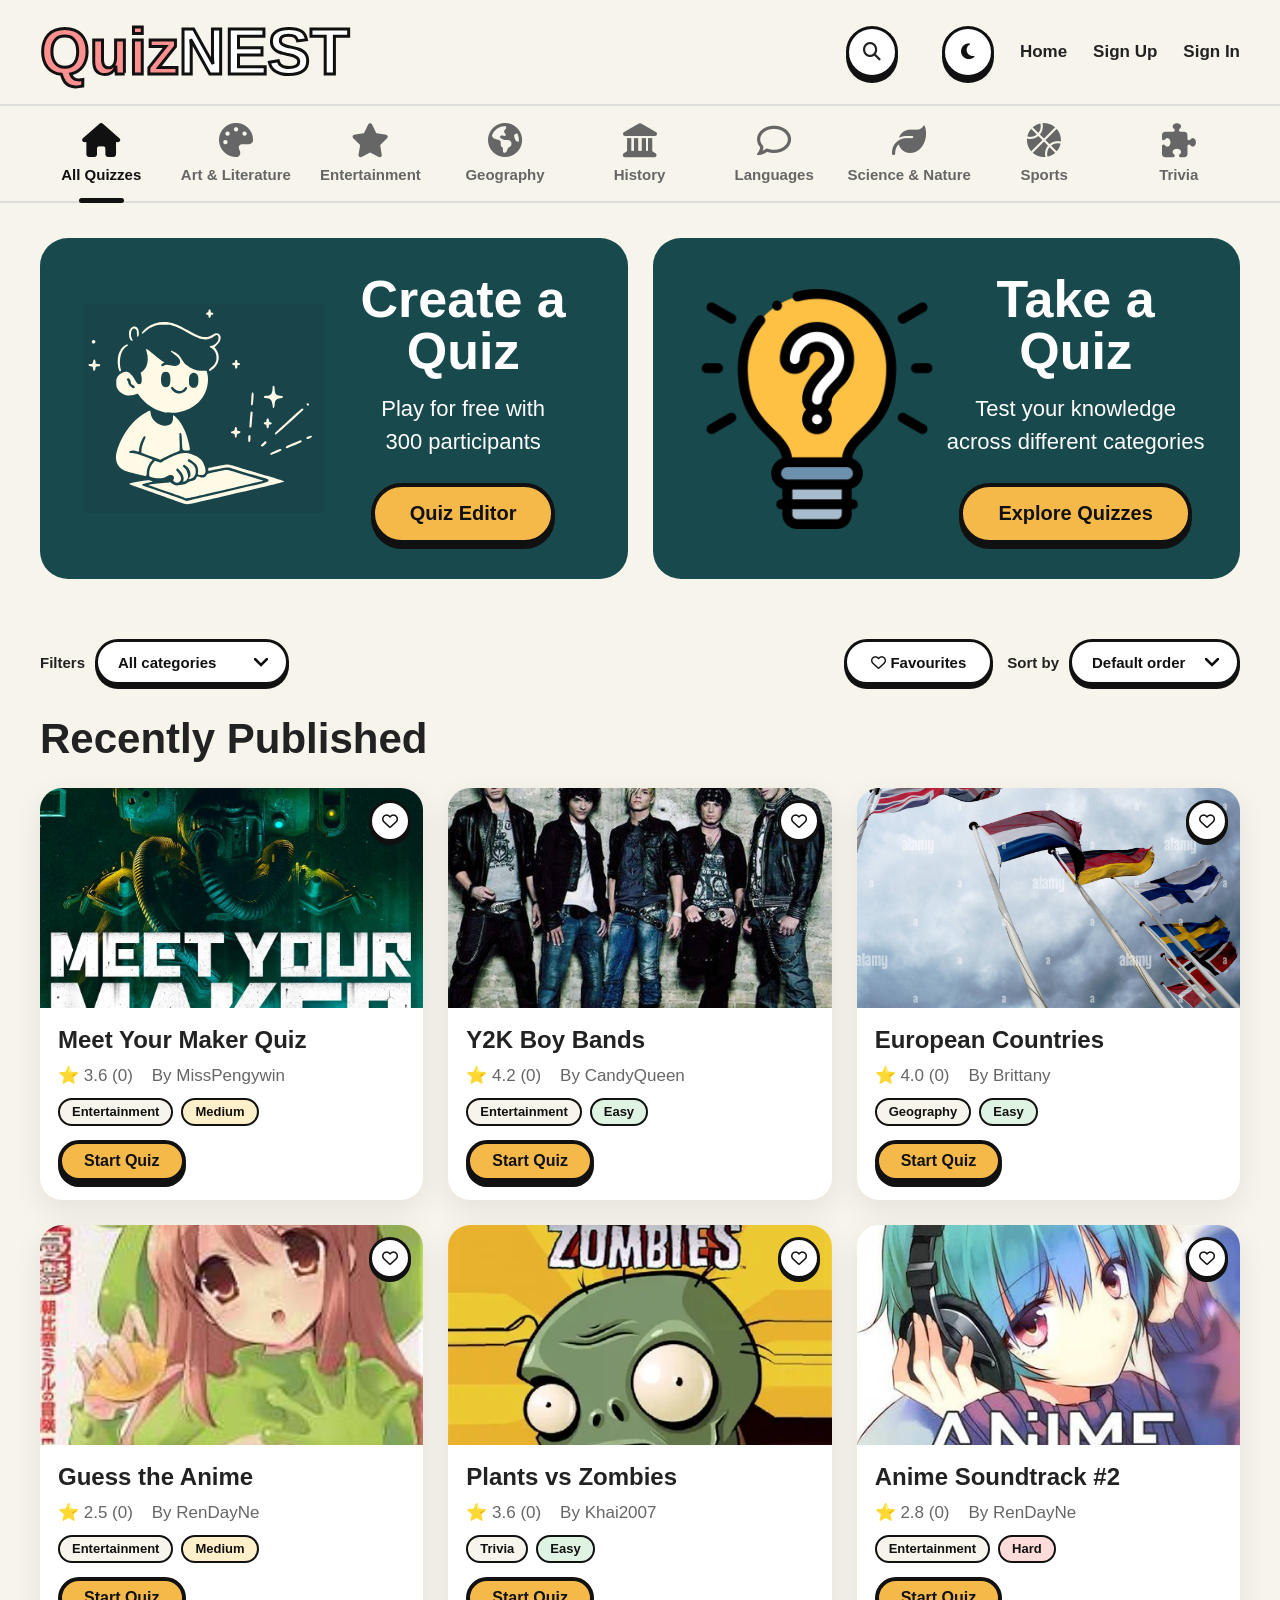
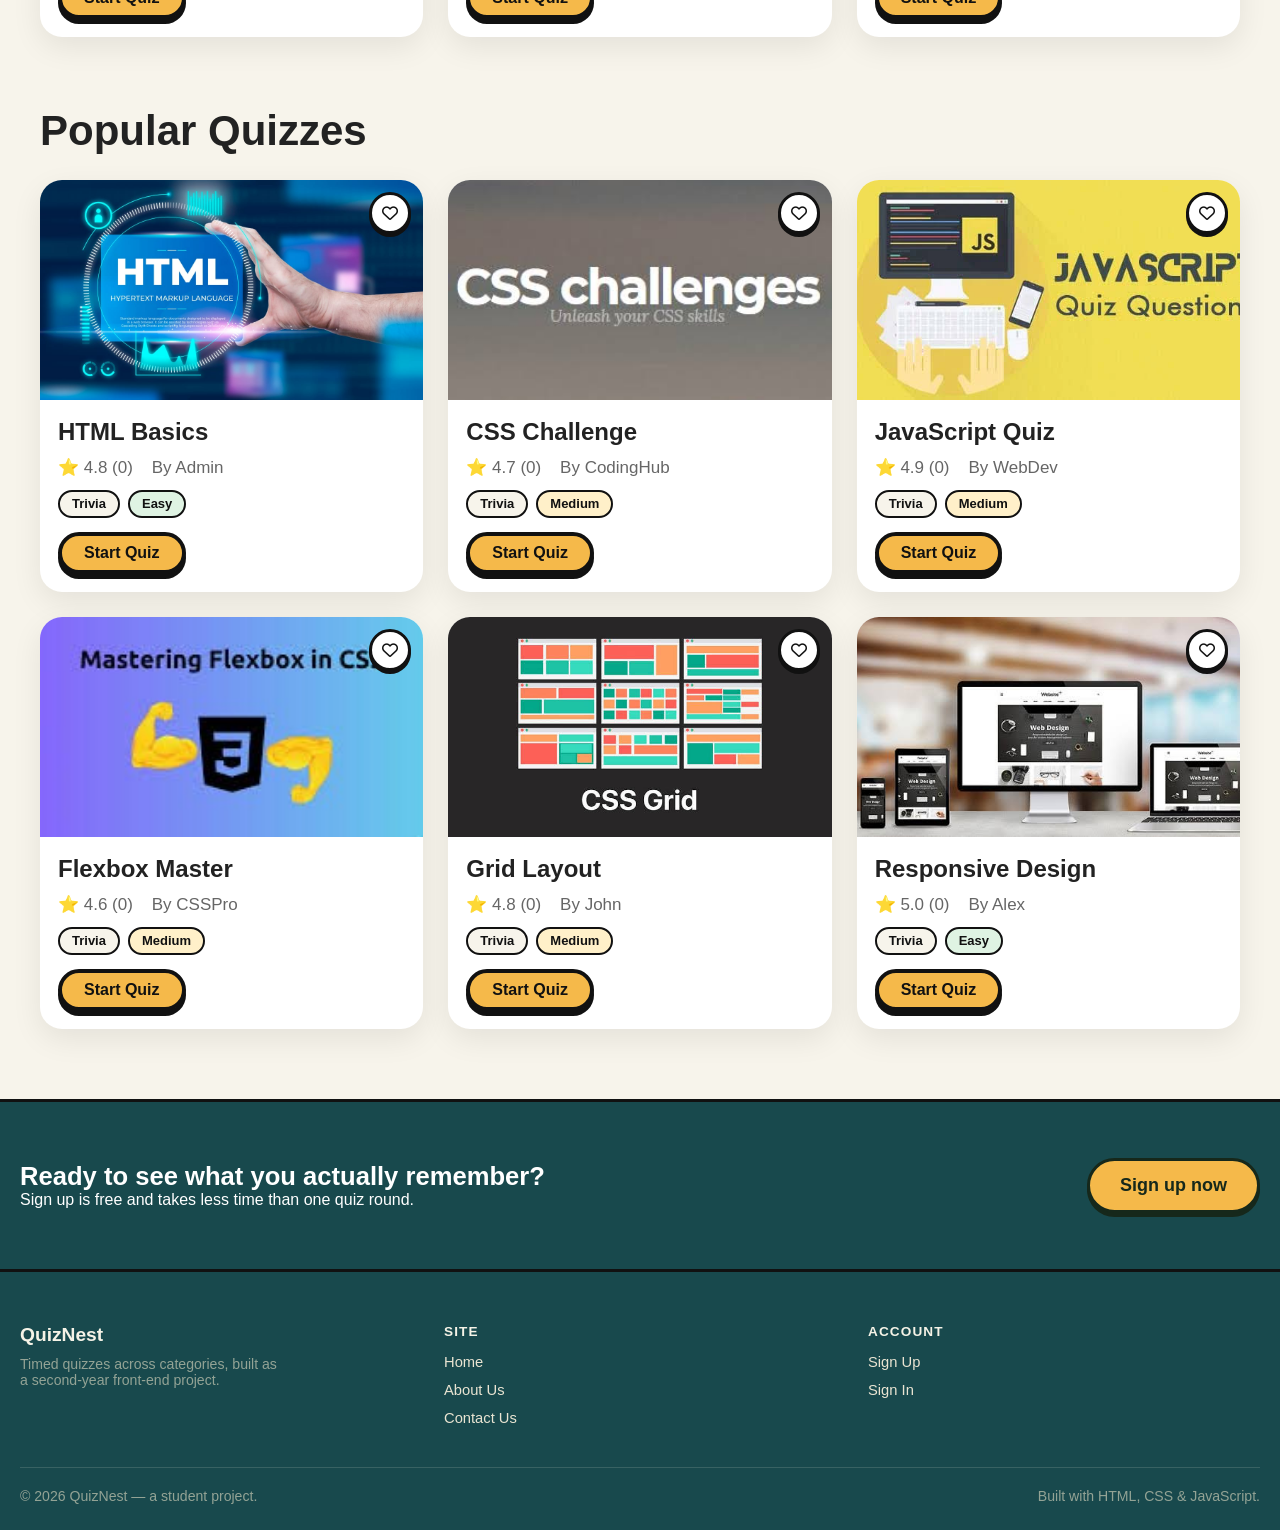
<file: index.html>
<!DOCTYPE html>
<html lang="en">
<head>
    <meta charset="UTF-8">
    <meta name="viewport" content="width=device-width, initial-scale=1.0">
    <title>QuizNest - Home</title>

    <script src="theme.js"></script>
    <link rel="stylesheet" href="style.css">
    <link rel="stylesheet" href="https://cdnjs.cloudflare.com/ajax/libs/font-awesome/6.5.1/css/all.min.css">

</head>

<body>

    <!-- ================= HEADER (always visible) =================
         Links like href="#/signup" do not load a new page: the script in
         this file shows the matching <main data-view="..."> section. -->
    <header class="site-header">

        <div class="logo">
            <a href="#/" aria-label="QuizNest home"><h1>Quiz<span>NEST</span></h1></a>
        </div>

        <div class="header-actions">

            <div class="search-toggle-wrap">

                <input type="checkbox" id="search-toggle" aria-hidden="true">

                <label for="search-toggle" class="search-icon-btn" aria-label="Toggle search bar">
                    <i class="fa-solid fa-magnifying-glass"></i>
                </label>

                <form class="search-bar" role="search" action="#" method="get">
                    <label for="search-input" class="visually-hidden">Search quizzes</label>
                    <input type="search" id="search-input" name="q" placeholder="Search quizzes..." autocomplete="off">
                    <button type="button" id="search-clear" class="search-clear" aria-label="Clear search" hidden>
                        <i class="fa-solid fa-xmark"></i>
                    </button>
                    <button type="submit" aria-label="Submit search">
                        <i class="fa-solid fa-magnifying-glass"></i>
                    </button>
                </form>

            </div>

            <!-- data-auth="user" = only when signed in, data-auth="guest" = only when signed out -->
            <nav class="desktop-menu" aria-label="Primary navigation">
                <a href="#/"><i class="fa-solid fa-house"></i><span>Home</span></a>
                <a href="#/dashboard" data-auth="user"><i class="fa-solid fa-gauge"></i><span>Hi, <span data-user-name></span></span></a>
                <a href="#/signup" data-auth="guest"><i class="fa-solid fa-user-plus"></i><span>Sign Up</span></a>
                <a href="#/signin" data-auth="guest"><i class="fa-solid fa-right-to-bracket"></i><span>Sign In</span></a>
                <a href="#/" data-auth="user" data-action="logout"><i class="fa-solid fa-right-from-bracket"></i><span>Log Out</span></a>
            </nav>

            <div class="mobile-menu">

                <input type="checkbox" id="menu-toggle" aria-hidden="true">

                <label for="menu-toggle" class="menu-btn" aria-label="Toggle navigation menu">
                    <i class="fa-solid fa-bars"></i>
                </label>

                <nav class="dropdown-menu" aria-label="Mobile navigation">
                    <a href="#/"><i class="fa-solid fa-house"></i><span>Home</span></a>
                    <a href="#/dashboard" data-auth="user"><i class="fa-solid fa-gauge"></i><span>Hi, <span data-user-name></span></span></a>
                    <a href="#/signup" data-auth="guest"><i class="fa-solid fa-user-plus"></i><span>Sign Up</span></a>
                    <a href="#/signin" data-auth="guest"><i class="fa-solid fa-right-to-bracket"></i><span>Sign In</span></a>
                    <a href="#/" data-auth="user" data-action="logout"><i class="fa-solid fa-right-from-bracket"></i><span>Log Out</span></a>
                </nav>

            </div>

        </div>

    </header>

    <!-- =====================================================
         VIEW 1: HOME  (data-view="home")
         Category nav + hero + toolbar + quiz cards

         CHANGED: the category links now open the real category pages
         in the files folder (files/art-literature.html, ...).
    ====================================================== -->

    <nav class="category-nav" aria-label="Quiz categories" data-view="home">

        <a href="#/" class="active" data-category="all" aria-current="page">
            <i class="fa-solid fa-house"></i>
            <span>All Quizzes</span>
        </a>

        <a href="files/art-literature.html" data-category="art-literature">
            <i class="fa-solid fa-palette"></i>
            <span>Art & Literature</span>
        </a>

        <a href="files/entertainment.html" data-category="entertainment">
            <i class="fa-solid fa-star"></i>
            <span>Entertainment</span>
        </a>

        <a href="files/geography.html" data-category="geography">
            <i class="fa-solid fa-earth-americas"></i>
            <span>Geography</span>
        </a>

        <a href="files/history.html" data-category="history">
            <i class="fa-solid fa-landmark"></i>
            <span>History</span>
        </a>

        <a href="files/languages.html" data-category="languages">
            <i class="fa-regular fa-comment"></i>
            <span>Languages</span>
        </a>

        <a href="files/science-nature.html" data-category="science-nature">
            <i class="fa-solid fa-leaf"></i>
            <span>Science & Nature</span>
        </a>

        <a href="files/sports.html" data-category="sports">
            <i class="fa-solid fa-basketball"></i>
            <span>Sports</span>
        </a>

        <a href="files/trivia.html" data-category="trivia">
            <i class="fa-solid fa-puzzle-piece"></i>
            <span>Trivia</span>
        </a>

    </nav>

    <main data-view="home">

    <!-- ================= EXPLORE QUIZZES INTRO =================
         Only visible on #/explore (CSS: body.page-explore .explore-intro).
         It is hidden on every other page. -->
    <section class="recent explore-intro" id="explore-intro" aria-label="Explore Quizzes">
        <a href="#/" class="explore-back-btn"><i class="fa-solid fa-arrow-left" aria-hidden="true"></i> Back to Home</a>
        <h2>Explore Quizzes</h2>
        <p>Browse every quiz, filter by category and play your favourites.</p>
    </section>

    <!-- ================= HERO SECTION (unchanged) ================= -->

    <section class="hero">

        <div class="hero-card">

            <div class="hero-image">
                <img src="images/logo.png" alt="QuizNest logo">
            </div>

            <div class="hero-content">
                <h2>Create a Quiz</h2>
                <p>
                    Play for free with
                    <br>
                    300 participants
                </p>
                <button class="green-btn">
                    Quiz Editor
                </button>
            </div>

        </div>

        <div class="hero-card">

            <div class="hero-image">
                <img src="images/light-bulb.png" alt="Take a Quiz">
            </div>

            <div class="hero-content">
                <h2>Take a<br> Quiz</h2>
                <p>
                    Test your knowledge
                    <br>
                    across different categories
                </p>
                <button class="blue-btn">
                    Explore Quizzes
                </button>
            </div>

        </div>

    </section>

    <!-- ================= TOOLBAR (count + favourites + sort) ================= -->

    <div class="toolbar">

        <div class="sort-wrap">
            <label for="filter-select">Filters</label>
            <select id="filter-select" class="sort-select"></select>
        </div>

        <div class="toolbar-controls">

            <button type="button" class="clear-btn fav-filter" id="fav-filter" aria-pressed="false">
                <i class="fa-regular fa-heart"></i> Favourites
            </button>

            <div class="sort-wrap">
                <label for="sort-select">Sort by</label>
                <select id="sort-select" class="sort-select">
                    <option value="default">Default order</option>
                    <option value="rating-desc">Highest rating</option>
                    <option value="rating-asc">Lowest rating</option>
                    <option value="title-asc">A – Z</option>
                    <option value="newest">Newest first</option>
                </select>
            </div>

        </div>

    </div>

    <!-- ================= SEARCH RESULTS BAR (only shown while a search is active) ================= -->

    <div class="search-status" id="search-status" role="status" hidden>
        <div class="search-status-inner">
            <span id="search-status-text"></span>
            <button type="button" class="clear-btn" id="search-status-clear">
                <i class="fa-solid fa-xmark" aria-hidden="true"></i> Clear search
            </button>
        </div>
    </div>

    <!-- ================= EMPTY STATE ================= -->

    <section class="no-results" id="no-results" hidden>
        <div class="no-results-card">
            <i class="fa-regular fa-face-frown"></i>
            <h2 id="no-results-title">No quizzes found</h2>
            <p id="no-results-text"></p>
        </div>
    </section>

    <!-- ================= RECENTLY PUBLISHED (cards drawn by the script) ================= -->

    <section class="recent" id="recent-section">
        <h2>Recently Published</h2>
        <div class="quiz-grid recent-grid" id="recent-grid"></div>
    </section>

    <!-- ================= POPULAR QUIZZES (cards drawn by the script) ================= -->

    <section class="recent" id="popular-section">
        <h2>Popular Quizzes</h2>
        <div class="quiz-grid popular-grid" id="popular-grid"></div>
    </section>

    <!-- ================= CTA (unchanged) ================= -->
    <section class="cta-banner">
        <div class="wrap">
            <div>
                <h2>Ready to see what you actually remember?</h2>
                <p>Sign up is free and takes less time than one quiz round.</p>
            </div>
            <a href="#/signup" class="signup-btn">
                Sign up now
            </a>
        </div>
    </section>

    </main>

    <!-- =====================================================
         VIEW 2: SIGN UP  (data-view="signup")
    ====================================================== -->

    <main data-view="signup" hidden>
        <section class="auth-section">
            <div class="auth-card">

                <h2>Create Account</h2>
                <p class="auth-subtext">Join QuizNest and track your quiz progress.</p>

                <!-- Success / error message appears here (same page, no alert()) -->
                <div id="form-message-signup" class="form-message" hidden></div>

                <!-- novalidate: our JavaScript shows the messages instead of the browser's pop-ups -->
                <form id="signup-form" novalidate>

                    <div class="auth-field">
                        <label for="su-name">Name</label>
                        <input type="text" id="su-name" name="name" placeholder="Your name" autocomplete="name">
                    </div>

                    <div class="auth-field">
                        <label for="su-email">Email</label>
                        <input type="email" id="su-email" name="email" placeholder="you@example.com" autocomplete="email">
                    </div>

                    <div class="auth-field">
                        <label for="su-password">Password</label>
                        <input type="password" id="su-password" name="password" placeholder="At least 8 characters" autocomplete="new-password">
                        <p class="field-hint">Use 8+ characters with at least one letter and one number.</p>
                    </div>

                    <div class="auth-field">
                        <label for="su-confirm">Confirm Password</label>
                        <input type="password" id="su-confirm" name="confirm" placeholder="Re-enter your password" autocomplete="new-password">
                    </div>

                    <div class="auth-field captcha-field">
                        <label for="su-captcha">Enter the code shown below</label>
                        <div class="captcha-box" aria-label="CAPTCHA code">
                            <span class="captcha-text" id="su-captcha-display"></span>
                        </div>
                        <button type="button" class="captcha-refresh" id="su-captcha-refresh">Generate new code</button>
                        <p class="captcha-hint" id="su-captcha-hint">Type all 6 characters exactly as shown; the code is case-sensitive.</p>
                        <input type="text" id="su-captcha" name="captcha" placeholder="Enter code" autocomplete="off" autocapitalize="off" spellcheck="false" aria-describedby="su-captcha-hint">
                    </div>

                    <button type="submit" class="auth-submit" id="signup-submit">Create Account</button>

                </form>

                <p class="auth-switch">Already have an account? <a href="#/signin">Sign In</a></p>


            </div>
        </section>
    </main>

    <!-- =====================================================
         VIEW 3: SIGN IN  (data-view="signin")
    ====================================================== -->

    <main data-view="signin" hidden>
        <section class="auth-section">
            <div class="auth-card">

                <h2>Welcome Back</h2>
                <p class="auth-subtext">Sign in to continue your quizzes.</p>

                <div id="form-message-signin" class="form-message" hidden></div>

                <form id="signin-form" novalidate>

                    <div class="auth-field">
                        <label for="si-email">Email</label>
                        <input type="email" id="si-email" name="email" placeholder="you@example.com" autocomplete="email">
                    </div>

                    <div class="auth-field">
                        <label for="si-password">Password</label>
                        <input type="password" id="si-password" name="password" placeholder="Your password" autocomplete="current-password">
                    </div>

                    <div class="auth-field captcha-field">
                        <label for="si-captcha">Enter the code shown below</label>
                        <div class="captcha-box" aria-label="CAPTCHA code">
                            <span class="captcha-text" id="si-captcha-display"></span>
                        </div>
                        <button type="button" class="captcha-refresh" id="si-captcha-refresh">Generate new code</button>
                        <p class="captcha-hint" id="si-captcha-hint">Type all 6 characters exactly as shown; the code is case-sensitive.</p>
                        <input type="text" id="si-captcha" name="captcha" placeholder="Enter code" autocomplete="off" autocapitalize="off" spellcheck="false" aria-describedby="si-captcha-hint">
                    </div>

                    <button type="submit" class="auth-submit" id="signin-submit">Sign In</button>

                </form>

                <p class="auth-switch">Don't have an account? <a href="#/signup">Sign Up</a></p>

               
            </div>
        </section>
    </main>

    <!-- =====================================================
         VIEW 4: DASHBOARD  (data-view="dashboard")
         Drawn by the script from the signed-in user's saved progress
    ====================================================== -->

    <main data-view="dashboard" class="dashboard-main" id="dashboard-root" hidden></main>

    <!-- VIEW: QUIZ EDITOR (#/editor, #/editor/<id>) - drawn by initEditor() -->
    <main data-view="editor" hidden>
        <section class="recent editor-section" id="editor-root"></section>
    </main>

    <!-- =====================================================
         VIEW 5: QUIZ PLAYER  (data-view="quiz", opened as #/quiz/3)
    ====================================================== -->

    <main data-view="quiz" hidden>
        <section class="quiz-section">
            <div id="quiz-app"></div>
        </section>
    </main>

    <!-- ================= FOOTER (always visible) ================= -->

    <footer class="site-footer">
        <div class="wrap">
            <div class="footer-grid">
                <div>
                    <div class="footer-brand">Quiz<span class="accent">Nest</span></div>
                    <p>Timed quizzes across categories, built as a second-year front-end project.</p>
                </div>

                <nav class="footer-col" aria-label="Site links">
                    <h4>Site</h4>
                    <ul>
                        <li><a href="#/">Home</a></li>
                        <li><a href="files/About.html">About Us</a></li>
                        <li><a href="files/contact.html">Contact Us</a></li>
                    </ul>
                </nav>

                <nav class="footer-col" aria-label="Account links">
                    <h4>Account</h4>
                    <ul>
                        <li data-auth="guest"><a href="#/signup">Sign Up</a></li>
                        <li data-auth="guest"><a href="#/signin">Sign In</a></li>
                        <li data-auth="user"><a href="#/dashboard">Dashboard</a></li>
                        <li data-auth="user"><a href="#/" data-action="logout">Log Out</a></li>
                    </ul>
                </nav>
            </div>

            <div class="footer-bottom">
                <p>&copy; 2026 QuizNest — a student project.</p>
                <p>Built with HTML, CSS &amp; JavaScript.</p>
            </div>
        </div>
    </footer>

    <!-- =====================================================
         ALL JAVASCRIPT (inside this file)
    ====================================================== -->
    <script src="quiz-data.js"></script>
    <script>
/* =====================================================
   app.js  -  QuizNest (Vanilla JavaScript, no libraries)

   SINGLE-PAGE VERSION: everything lives in index.html. The "pages"
   (home, signup, signin, dashboard, quiz) are <main data-view="...">
   sections. A tiny router (see section 9) reads the URL hash
   (#/signup, #/signin, #/dashboard, #/quiz/3) and shows the right
   section, hiding the others.

   The category pages are separate files (files/art-literature.html ...)
   that use files/category.js. They share this file's localStorage
   keys, so favourites are the same everywhere.

   !!! DEMO ONLY !!!
   Accounts and progress are stored in the browser's localStorage.
   Anyone who can open this browser's dev tools can read or edit
   them. This is NOT real or secure authentication. Never use a real
   password here. Real accounts need a backend server.

   SECTIONS
     1. Basic helpers          5. Validation helpers
     2. Toast notifications    6. Progress (per user)
     3. Accounts (demo)        7. Shared UI (quiz cards)
     4. Session                8. Pages: home, signup, signin,
                                         dashboard, quiz
===================================================== */
"use strict";

/* =====================================================
   1. BASIC HELPERS
===================================================== */

const ROOT = ""; // image paths are relative to index.html

// localStorage keys (kept in one place so we never mistype them)
const KEYS = {
  users: "quiznest_users",
  session: "quiznest_session",
  progress: (userId) => `quiznest_progress_${userId}`, // one key PER USER
  ratings: "quiznest_ratings",                         // { quizId: { userId or "guest": 1-5 } } (this browser only)
  customQuizzes: "quiznest_custom_quizzes",            // quizzes made in the Quiz Editor (this browser only)
  categoryQuizzes: "quiznest_category_quizzes"         // details of quizzes favourited on category pages
};

// Read JSON from localStorage safely. If it is missing or broken, use the fallback.
const readJSON = (key, fallback) => {
  try {
    const raw = localStorage.getItem(key);
    return raw === null ? fallback : JSON.parse(raw);
  } catch (error) {
    return fallback;
  }
};

// Write JSON to localStorage. Returns true if it worked.
const writeJSON = (key, value) => {
  try {
    localStorage.setItem(key, JSON.stringify(value));
    return true;
  } catch (error) {
    showToast("Could not save data (browser storage is unavailable or full).", "error");
    return false;
  }
};

// Stops special characters in text from being treated as HTML
const escapeHtml = (text) =>
  String(text).replace(/[&<>"']/g, (ch) => ({
    "&": "&amp;", "<": "&lt;", ">": "&gt;", '"': "&quot;", "'": "&#39;"
  })[ch]);

// Hooks the current page can fill in (used after favourites change / logout)
const pageHooks = { onFavouritesChanged() {}, onLogout() {} };

/* =====================================================
   2. TOAST NOTIFICATIONS  (replaces alert())
   showToast("message", "success" | "error" | "info")
===================================================== */

const TOAST_ICONS = {
  success: "fa-circle-check",
  error: "fa-circle-exclamation",
  info: "fa-circle-info"
};

const showToast = (message, type = "info", duration = 4500) => {
  // Create the container once, then reuse it
  let container = document.getElementById("toast-container");
  if (!container) {
    container = document.createElement("div");
    container.id = "toast-container";
    container.className = "toast-container";
    document.body.appendChild(container);
  }

  const toast = document.createElement("div");
  toast.className = `toast toast-${type}`;
  toast.setAttribute("role", type === "error" ? "alert" : "status");
  toast.innerHTML = `
    <i class="fa-solid ${TOAST_ICONS[type] || TOAST_ICONS.info}" aria-hidden="true"></i>
    <span class="toast-text"></span>
    <button type="button" class="toast-close" aria-label="Close notification">&times;</button>`;
  toast.querySelector(".toast-text").textContent = message; // textContent = safe

  const removeToast = () => {
    toast.classList.add("is-leaving");
    setTimeout(() => toast.remove(), 250);
  };
  toast.querySelector(".toast-close").addEventListener("click", removeToast);

  container.appendChild(toast);
  setTimeout(removeToast, duration); // auto-dismiss
};

/* =====================================================
   3. ACCOUNTS (DEMO)
   Passwords are never stored as plain text: we store a salted
   SHA-256 hash. This is still NOT secure on the front end,
   because the hash and salt sit in localStorage where anyone
   with access to the browser can read them.
===================================================== */

const getUsers = () => {
  const users = readJSON(KEYS.users, []);
  return Array.isArray(users) ? users : [];
};

const saveUsers = (users) => writeJSON(KEYS.users, users);

const toHex = (bytes) =>
  Array.from(bytes).map((b) => b.toString(16).padStart(2, "0")).join("");

// A random "salt" so two people with the same password get different hashes
const makeSalt = () => {
  const bytes = new Uint8Array(16);
  if (window.crypto && window.crypto.getRandomValues) {
    window.crypto.getRandomValues(bytes);
  } else {
    for (let i = 0; i < bytes.length; i++) bytes[i] = Math.floor(Math.random() * 256);
  }
  return toHex(bytes);
};

// Hash a password. async/await is genuinely needed because crypto.subtle returns a Promise.
// forceAlgo lets us re-use the SAME algorithm that was used when the account was created.
const hashPassword = async (password, salt, forceAlgo) => {
  const canUseSha = Boolean(window.crypto && window.crypto.subtle);
  const useSha = forceAlgo ? forceAlgo === "sha256" : canUseSha;

  if (useSha) {
    if (!canUseSha) throw new Error("SHA-256 is not available in this browser context.");
    const data = new TextEncoder().encode(salt + password);
    const digest = await window.crypto.subtle.digest("SHA-256", data);
    return "sha256:" + toHex(new Uint8Array(digest));
  }

  // Fallback for browsers without crypto.subtle: a simple, WEAK hash (still not plain text).
  let hash = 5381;
  for (const ch of salt + password) hash = ((hash << 5) + hash + ch.charCodeAt(0)) >>> 0;
  return "weak:" + hash.toString(16);
};

// Create an account. Returns { ok: true } or { ok: false, field, error }
const registerUser = async ({ name, email, password }) => {
  const users = getUsers();
  const cleanEmail = email.trim().toLowerCase();

  // Prevent duplicate accounts (same email)
  if (users.some((user) => user.email === cleanEmail)) {
    return { ok: false, field: "email", error: "An account with this email already exists. Try signing in instead." };
  }

  const salt = makeSalt();
  const passwordHash = await hashPassword(password, salt);

  users.push({
    id: `u_${Date.now()}_${salt.slice(0, 6)}`,
    name: name.trim(),
    email: cleanEmail,
    salt,
    passwordHash,
    createdAt: new Date().toISOString()
  });

  return saveUsers(users)
    ? { ok: true }
    : { ok: false, error: "Could not save your account. Please check your browser storage settings." };
};

// Check an email + password. Returns { ok: true, user } or { ok: false, error }
const loginUser = async (email, password) => {
  const failure = { ok: false, error: "Incorrect email or password. Please try again." };
  const cleanEmail = email.trim().toLowerCase();
  const user = getUsers().find((u) => u.email === cleanEmail);
  if (!user) return failure;

  const algo = String(user.passwordHash).split(":")[0]; // "sha256" or "weak"
  let attemptHash;
  try {
    attemptHash = await hashPassword(password, user.salt, algo);
  } catch (error) {
    return failure;
  }
  if (attemptHash !== user.passwordHash) return failure;

  writeJSON(KEYS.session, { userId: user.id }); // remember who is signed in
  return { ok: true, user };
};

/* =====================================================
   4. SESSION  (who is signed in right now?)
===================================================== */

const getCurrentUser = () => {
  const session = readJSON(KEYS.session, null);
  if (!session || !session.userId) return null;
  const user = getUsers().find((u) => u.id === session.userId);
  if (!user) {
    localStorage.removeItem(KEYS.session); // stale session
    return null;
  }
  return user;
};

const clearSession = () => localStorage.removeItem(KEYS.session);

// Show/hide links depending on signed-in state, and fill in the user's name.
//   data-auth="user"  -> only visible when signed in
//   data-auth="guest" -> only visible when signed out
const updateAuthUI = () => {
  const user = getCurrentUser();
  document.querySelectorAll("[data-auth]").forEach((el) => {
    el.hidden = (el.dataset.auth === "user") !== Boolean(user);
  });
  document.querySelectorAll("[data-user-name]").forEach((el) => {
    el.textContent = user ? user.name.split(" ")[0] : "";
  });
};

const handleLogout = () => {
  clearSession();
  updateAuthUI();
  pageHooks.onLogout();
  showToast("You have been logged out. See you soon!", "success");
  goTo("/"); // back to the home view
};

/* =====================================================
   5. VALIDATION HELPERS
===================================================== */

const EMAIL_REGEX = /^[^\s@]+@[^\s@]+\.[^\s@]{2,}$/;

// Returns a list of what is missing from the password (empty list = password is fine)
const passwordProblems = (password) => {
  const problems = [];
  if (password.length < 8) problems.push("at least 8 characters");
  if (!/[A-Za-z]/.test(password)) problems.push("a letter");
  if (!/\d/.test(password)) problems.push("a number");
  return problems;
};

// Show an inline error under an input
const showFieldError = (input, message) => {
  const wrapper = input.closest(".auth-field");
  let error = wrapper.querySelector(".field-error");
  if (!error) {
    error = document.createElement("p");
    error.className = "field-error";
    error.id = `${input.id}-error`;
    wrapper.appendChild(error);
  }
  error.textContent = message;
  input.classList.add("is-invalid");
  input.setAttribute("aria-invalid", "true");
  input.setAttribute("aria-describedby", error.id);
};

const clearFieldError = (input) => {
  const wrapper = input.closest(".auth-field");
  const error = wrapper.querySelector(".field-error");
  if (error) error.remove();
  input.classList.remove("is-invalid");
  input.removeAttribute("aria-invalid");
  input.removeAttribute("aria-describedby");
};

// Big success/error box above the form: { type, text, links: [{ href, label }] }
const showFormMessage = (box, { type, text, links = [] }) => {
  box.className = `form-message ${type}`;
  box.innerHTML = "";
  box.setAttribute("role", type === "error" ? "alert" : "status");

  const icon = document.createElement("i");
  icon.className = `fa-solid ${type === "success" ? "fa-circle-check" : "fa-circle-exclamation"}`;
  icon.setAttribute("aria-hidden", "true");

  const body = document.createElement("div");
  const paragraph = document.createElement("p");
  paragraph.textContent = text;
  body.appendChild(paragraph);

  links.forEach(({ href, label }) => {
    const link = document.createElement("a");
    link.href = href;
    link.className = "msg-link";
    link.textContent = label;
    body.appendChild(link);
  });

  box.append(icon, body);
  box.hidden = false;
};

const hideFormMessage = (box) => {
  box.hidden = true;
  box.innerHTML = "";
};

/* =====================================================
   6. PROGRESS (saved separately for every user)
   Stored at localStorage["quiznest_progress_<userId>"] as:
   {
     attempts:   [{ quizId, correct, incorrect, total, percent, date }],
     favourites: [quizId, quizId, ...],
     inProgress: { "<quizId>": { index, answers: [...], savedAt } }
   }
   Signed-out visitors use the id "guest" (favourites only).

   favourites holds numbers for the homepage quizzes (1, 2, 3 ...)
   and strings for quizzes favourited on a category page
   ("art-literature-famous-painters").
===================================================== */

const getProgress = (userId) => {
  const saved = readJSON(KEYS.progress(userId), null) || {};
  const isObject = saved.inProgress && typeof saved.inProgress === "object" && !Array.isArray(saved.inProgress);
  return {
    attempts: Array.isArray(saved.attempts) ? saved.attempts : [],
    favourites: Array.isArray(saved.favourites) ? saved.favourites : [],
    inProgress: isObject ? saved.inProgress : {}
  };
};

const saveProgress = (userId, progress) => writeJSON(KEYS.progress(userId), progress);

const recordAttempt = (userId, attempt) => {
  const progress = getProgress(userId);
  progress.attempts.push(attempt);
  delete progress.inProgress[attempt.quizId]; // finished, so no longer "in progress"
  saveProgress(userId, progress);
};

const saveInProgress = (userId, quizId, { index, answers }) => {
  const progress = getProgress(userId);
  progress.inProgress[quizId] = { index, answers, savedAt: new Date().toISOString() };
  saveProgress(userId, progress);
};

const clearInProgress = (userId, quizId) => {
  const progress = getProgress(userId);
  delete progress.inProgress[quizId];
  saveProgress(userId, progress);
};

// A saved unfinished quiz is only usable if it still matches the quiz data
const isValidSaved = (quiz, data) =>
  Boolean(data) &&
  Array.isArray(data.answers) &&
  data.answers.length === quiz.questions.length &&
  Number.isInteger(data.index) &&
  data.index >= 0 &&
  data.index < quiz.questions.length &&
  data.answers.every((a) => a === null || Number.isInteger(a));

// The most recently saved unfinished quiz (or null)
const getContinueQuiz = (progress) => {
  const entries = Object.entries(progress.inProgress)
    .map(([id, data]) => ({ quiz: QUIZZES.find((q) => q.id === Number(id)), data }))
    .filter((entry) => entry.quiz && isValidSaved(entry.quiz, entry.data));
  entries.sort((a, b) => String(b.data.savedAt).localeCompare(String(a.data.savedAt)));
  return entries[0] || null;
};

// All dashboard numbers are CALCULATED from the saved data (nothing hard-coded)
const getStats = (progress) => {
  const { attempts, inProgress } = progress;
  const completed = attempts.length;
  const attemptedIds = new Set([
    ...attempts.map((a) => a.quizId),
    ...Object.keys(inProgress).map(Number)
  ]);
  const totalCorrect = attempts.reduce((sum, a) => sum + a.correct, 0);
  const totalIncorrect = attempts.reduce((sum, a) => sum + a.incorrect, 0);
  const average = completed ? Math.round(attempts.reduce((sum, a) => sum + a.percent, 0) / completed) : 0;
  const best = completed ? Math.max(...attempts.map((a) => a.percent)) : 0;
  return { attempted: attemptedIds.size, completed, average, best, totalCorrect, totalIncorrect };
};

// Latest attempt for each quiz, newest first (max 6)
const getRecentlyPlayed = (progress) => {
  const sorted = [...progress.attempts].sort((a, b) => b.date.localeCompare(a.date));
  const seen = new Set();
  const recent = [];
  for (const attempt of sorted) {
    if (seen.has(attempt.quizId)) continue;
    seen.add(attempt.quizId);
    recent.push(attempt);
  }
  return recent.slice(0, 6);
};

// Quizzes favourited on a category page (saved there by files/category.js).
// Returns a card-ready quiz object, or null if we have no details for that id.
const getCategoryQuiz = (id) => {
  const registry = readJSON(KEYS.categoryQuizzes, {});
  if (!registry || typeof registry !== "object" || !Object.prototype.hasOwnProperty.call(registry, id)) return null;
  const item = registry[id];
  if (!item || !item.title || !item.image) return null;
  return {
    id,
    title: String(item.title),
    author: String(item.author || ""),
    rating: Number(item.rating) || 0,
    category: String(item.category || ""),
    image: String(item.image),
    href: String(item.href || ""),
    comingSoon: item.comingSoon === true   // no playable quiz yet: show a Coming Soon label, not Start Quiz
  };
};

// Find a quiz by id: a homepage quiz (number) or a category-page quiz (string)
const findQuizById = (id) => QUIZZES.find((q) => q.id === id) || getCategoryQuiz(id);

// Add or remove a quiz from favourites. Works for signed-in users AND guests.
const handleFavourite = (quizId) => {
  const user = getCurrentUser();
  const uid = user ? user.id : "guest";
  const quiz = findQuizById(quizId);
  if (!quiz) return;

  const progress = getProgress(uid);
  const wasFavourite = progress.favourites.includes(quizId);
  progress.favourites = wasFavourite
    ? progress.favourites.filter((id) => id !== quizId)
    : [...progress.favourites, quizId];
  saveProgress(uid, progress);

  showToast(
    wasFavourite ? `Removed "${quiz.title}" from favourites.` : `Added "${quiz.title}" to favourites.`,
    "success"
  );
  pageHooks.onFavouritesChanged();
};

/* =====================================================
   7. SHARED UI: quiz cards
===================================================== */

// One quiz card: heart button, title link, category + difficulty tags, and a Start Quiz button.
// options: { featured, favourite, extra }
// Quizzes from category pages have quiz.href (their own page) and no difficulty.
const createCardHTML = (quiz, { featured = false, favourite = false, extra = "" } = {}) => {
  const diff = quiz.difficulty || "";
  const url = quiz.href ? escapeHtml(quiz.href) : `#/quiz/${quiz.id}`;
  return `
  <div class="quiz-card${featured ? " featured" : ""}" data-id="${quiz.id}">
    <button type="button" class="fav-btn${favourite ? " is-active" : ""}" data-fav="${quiz.id}"
            aria-pressed="${favourite}" aria-label="${favourite ? "Remove from" : "Add to"} favourites: ${escapeHtml(quiz.title)}">
      <i class="${favourite ? "fa-solid" : "fa-regular"} fa-heart" aria-hidden="true"></i>
    </button>
    <img src="${ROOT}${escapeHtml(quiz.image)}" alt="${escapeHtml(quiz.title)} quiz thumbnail">
    <div class="card-content">
      <h3>${quiz.comingSoon ? escapeHtml(quiz.title) : `<a href="${url}">${escapeHtml(quiz.title)}</a>`}</h3>
      <p>⭐ ${getRatingInfo(quiz).avg.toFixed(1)} (${getRatingInfo(quiz).count}) &nbsp;&nbsp; By ${escapeHtml(quiz.author)}${extra ? `<span class="card-extra">${escapeHtml(extra)}</span>` : ""}</p>
      <p class="card-meta">
        <span class="tag">${escapeHtml(CATEGORY_LABELS[quiz.category] || quiz.category)}</span>
        ${diff ? `<span class="tag tag-${diff.toLowerCase()}">${escapeHtml(diff)}</span>` : ""}
        ${quiz.custom ? `<span class="tag">Custom</span>` : ""}
        ${quiz.comingSoon ? `<span class="tag tag-soon">Coming Soon</span>` : ""}
      </p>
      ${quiz.comingSoon
        ? `<span class="card-start card-soon" aria-disabled="true">Coming Soon</span>`
        : `<a class="green-btn card-start" href="${url}">Start Quiz</a>`}
    </div>
  </div>`;
};

/* =====================================================
   8a. HOME PAGE: search + category + sort + favourites
===================================================== */

// Make text easy to compare: lower case, "&" becomes "and", punctuation removed,
// and the word "and" dropped. So "Art & Literature", "art and literature"
// and "ART LITERATURE" all become "art literature".
const normalizeText = (text) =>
  String(text)
    .toLowerCase()
    .replace(/&/g, " and ")
    .replace(/[^a-z0-9]+/g, " ")
    .split(" ")
    .filter((word) => word && word !== "and")
    .join(" ");

// Which categories does the search text name? (matches the start of the name or of any word in it)
const findMatchingCategories = (query) => {
  const q = normalizeText(query);
  if (!q) return [];
  return Object.entries(CATEGORY_LABELS)
    .filter(([slug, label]) => {
      const name = normalizeText(label);
      return name === q || name.startsWith(q) || name.includes(" " + q) || normalizeText(slug) === q;
    })
    .map(([slug]) => slug);
};

// Keep quizzes matching BOTH the category filter and the search text.
//  - If the search text names a category (e.g. "science"), ONLY that category's quizzes match.
//  - Otherwise it matches a quiz's title, author or difficulty (e.g. "famous painters").
// Nothing is deleted: we only choose what to display.
const filterQuizzes = (list, { query, category }) => {
  const search = query.trim();
  const q = normalizeText(search);
  const matchedCategories = search ? findMatchingCategories(search) : [];

  return list.filter((quiz) => {
    if (category !== "all" && quiz.category !== category) return false;
    if (!search) return true;
    if (matchedCategories.length) return matchedCategories.includes(quiz.category);
    const haystack = normalizeText([quiz.title, quiz.author, quiz.difficulty || ""].join(" "));
    return q !== "" && haystack.includes(q);
  });
};

// Return a sorted COPY (sort() changes its array, so we copy with [...list] first)
const sortQuizzes = (list, sortBy) => {
  const copy = [...list];
  switch (sortBy) {
    case "rating-desc": return copy.sort((a, b) => getRatingInfo(b).avg - getRatingInfo(a).avg);
    case "rating-asc":  return copy.sort((a, b) => getRatingInfo(a).avg - getRatingInfo(b).avg);
    case "title-asc":   return copy.sort((a, b) => a.title.localeCompare(b.title));
    case "newest":      return copy.sort((a, b) => b.publishedAt.localeCompare(a.publishedAt));
    default:            return copy;
  }
};

// Wait until the user stops typing before running fn
const debounce = (fn, delay = 300) => {
  let timerId;
  return (...args) => {
    clearTimeout(timerId);
    timerId = setTimeout(() => fn(...args), delay);
  };
};

let homeSetCategory = () => {};
let homeClearFilters = () => {};

const initHome = () => {
  const state = { query: "", category: "all", sort: "default", favouritesOnly: false };

  const searchInput    = document.getElementById("search-input");
  const searchForm     = document.querySelector(".search-bar");
  const categoryNav    = document.querySelector(".category-nav");
  const sortSelect     = document.getElementById("sort-select");
  const filterSelect   = document.getElementById("filter-select");
  const heroSection    = document.querySelector(".hero");
  const favFilterBtn   = document.getElementById("fav-filter");
  const noResults      = document.getElementById("no-results");
  const noResultsTitle = document.getElementById("no-results-title");
  const noResultsText  = document.getElementById("no-results-text");
  const recentSection  = document.getElementById("recent-section");
  const popularSection = document.getElementById("popular-section");
  const recentGrid     = document.getElementById("recent-grid");
  const popularGrid    = document.getElementById("popular-grid");
  const searchClearBtn   = document.getElementById("search-clear");
  const searchStatus     = document.getElementById("search-status");
  const searchStatusText = document.getElementById("search-status-text");
  const searchStatusClear = document.getElementById("search-status-clear");

  const render = () => {
    const user = getCurrentUser();
    const favourites = getProgress(user ? user.id : "guest").favourites;

    let list = filterQuizzes(QUIZZES.filter((q) => q.section === "recent" || q.section === "popular"), state);
    if (state.favouritesOnly) list = list.filter((quiz) => favourites.includes(quiz.id));
    list = sortQuizzes(list, state.sort);

    const recent = list.filter((q) => q.section === "recent");
    const popular = list.filter((q) => q.section === "popular");

    recentGrid.innerHTML = recent
      .map((q, i) => createCardHTML(q, { featured: i === 0, favourite: favourites.includes(q.id) }))
      .join("");
    popularGrid.innerHTML = popular
      .map((q) => createCardHTML(q, { favourite: favourites.includes(q.id) }))
      .join("");

    recentSection.hidden = recent.length === 0;
    popularSection.hidden = popular.length === 0;

    // Search UI: results bar, clear (x) button, and the "is-searching" page state
    // (style.css hides the category bar + hero cards while it is set)
    const searching = state.query.trim() !== "";
    document.body.classList.toggle("is-searching", searching);
    searchClearBtn.hidden = !searching && searchInput.value === "";
    searchStatus.hidden = !searching;
    if (searching) {
      const shown = state.query.trim();
      searchStatusText.textContent = list.length === 0
        ? `No quizzes found for "${shown}"`
        : `Showing ${list.length} ${list.length === 1 ? "quiz" : "quizzes"} for "${shown}"`;
    }

    // Empty states
    noResults.hidden = list.length > 0;
    if (list.length === 0) {
      noResultsTitle.textContent = "No quizzes found";
      if (state.favouritesOnly && favourites.length === 0) {
        noResultsTitle.textContent = "No favourites yet";
        noResultsText.textContent = "Tap the heart on any quiz card to save it here.";
      } else if (state.query.trim()) {
        noResultsText.textContent = "No quizzes found. Try another search.";
      } else if (state.category !== "all") {
        noResultsText.textContent = state.favouritesOnly
          ? "No favourite quizzes in this category."
          : "No quizzes available in this category.";
      } else {
        noResultsText.textContent = "No quizzes match these filters.";
      }
    }
  };

  const setCategory = (category) => {
    state.category = category;
    filterSelect.value = category;
    heroSection.hidden = category !== "all"; // no Quiz Editor / Explore cards on category views
    categoryNav.querySelectorAll("a[data-category]").forEach((link) => {
      const isActive = link.dataset.category === category;
      link.classList.toggle("active", isActive);
      if (isActive) link.setAttribute("aria-current", "page");
      else link.removeAttribute("aria-current");
    });
    render();
  };

  const setFavouritesOnly = (on) => {
    state.favouritesOnly = on;
    favFilterBtn.classList.toggle("is-active", on);
    favFilterBtn.setAttribute("aria-pressed", String(on));
    render();
  };

  const clearFilters = () => {
    state.query = "";
    searchInput.value = "";
    state.favouritesOnly = false;
    favFilterBtn.classList.remove("is-active");
    favFilterBtn.setAttribute("aria-pressed", "false");
    setCategory("all"); // also renders
  };

  const onSearch = (text) => {
    state.query = text;
    // Searching from another view? Jump to the home view first.
    if (parseRoute().name !== "home") goTo("/");
    else render();
  };

  // ----- listeners (each attached once) -----
  // The search runs when the search icon is clicked OR Enter is pressed
  // (Enter submits the form, and so does the icon button, so one listener covers both).
  searchForm.addEventListener("submit", (event) => {
    event.preventDefault();
    onSearch(searchInput.value); // empty text = back to the normal page
  });
  // Show the little "x" button as soon as there is text to clear
  searchInput.addEventListener("input", () => {
    searchClearBtn.hidden = searchInput.value === "" && state.query.trim() === "";
  });
  searchInput.addEventListener("keydown", (event) => {
    if (event.key === "Escape" && (searchInput.value !== "" || state.query !== "")) {
      clearFilters();
    }
  });
  // Both clear buttons (the "x" in the search bar and "Clear search" in the results bar)
  searchClearBtn.addEventListener("click", () => { clearFilters(); searchInput.focus(); });
  searchStatusClear.addEventListener("click", () => clearFilters());

  categoryNav.addEventListener("click", (event) => {
    const link = event.target.closest("a[data-category]");
    if (!link) return;
    // Only "All Quizzes" stays on this page. The other links open their
    // category page (files/<category>.html), so we let the browser follow them.
    if (link.dataset.category !== "all") return;
    event.preventDefault();
    // "All Quizzes" also switches the Favourites filter off
    state.favouritesOnly = false;
    favFilterBtn.classList.remove("is-active");
    favFilterBtn.setAttribute("aria-pressed", "false");
    setCategory("all");
  });

  sortSelect.addEventListener("change", () => {
    state.sort = sortSelect.value;
    render();
  });

  // Filters dropdown (built from the categories, kept in sync with the category bar)
  filterSelect.innerHTML = `<option value="all">All categories</option>` +
    Object.entries(CATEGORY_LABELS)
      .map(([slug, label]) => `<option value="${slug}">${escapeHtml(label)}</option>`).join("");
  filterSelect.addEventListener("change", () => setCategory(filterSelect.value));

  // Favourites filter works for everyone (guests too)
  favFilterBtn.addEventListener("click", () => setFavouritesOnly(!state.favouritesOnly));

  // Hero buttons (already in your HTML)
  const exploreBtn = document.querySelector(".blue-btn");
  const editorBtn = document.querySelector(".green-btn");
  if (exploreBtn) {
    exploreBtn.addEventListener("click", () => {
      goTo("/explore"); // opens the Explore Quizzes page (router clears filters + hides header/category bar)
    });
  }
  if (editorBtn) {
    editorBtn.addEventListener("click", () => {
      goTo("/editor");
    });
  }

  pageHooks.onLogout = () => setFavouritesOnly(false); // also re-renders

  homeSetCategory = setCategory;
  homeClearFilters = clearFilters;
  return render; // the router calls this whenever the home view is shown
};

/* =====================================================
   CAPTCHA helper shared by Sign Up and Sign In
===================================================== */
const createCaptcha = (displayElement, inputElement, refreshButton) => {
  const characters = "ABCDEFGHJKLMNPQRSTUVWXYZabcdefghijkmnopqrstuvwxyz23456789";
  let currentCode = "";

  const refresh = () => {
    currentCode = "";
    const values = new Uint32Array(6);
    if (window.crypto && window.crypto.getRandomValues) {
      window.crypto.getRandomValues(values);
      for (const value of values) currentCode += characters[value % characters.length];
    } else {
      for (let i = 0; i < 6; i++) currentCode += characters[Math.floor(Math.random() * characters.length)];
    }
    displayElement.textContent = currentCode;
    inputElement.value = "";
    clearFieldError(inputElement);
  };

  refreshButton.addEventListener("click", refresh);
  refresh();
  return {
    matches: () => inputElement.value === currentCode,
    refresh
  };
};

/* =====================================================
   8b. SIGN UP
===================================================== */

const initSignup = () => {
  const form = document.getElementById("signup-form");
  const messageBox = document.getElementById("form-message-signup");
  const submitBtn = document.getElementById("signup-submit");
  const nameInput = document.getElementById("su-name");
  const emailInput = document.getElementById("su-email");
  const passwordInput = document.getElementById("su-password");
  const confirmInput = document.getElementById("su-confirm");
  const captchaInput = document.getElementById("su-captcha");
  const captcha = createCaptcha(
    document.getElementById("su-captcha-display"),
    captchaInput,
    document.getElementById("su-captcha-refresh")
  );
  const inputs = [nameInput, emailInput, passwordInput, confirmInput, captchaInput];

  // Remove an input's error as soon as the user edits it
  inputs.forEach((input) => input.addEventListener("input", () => clearFieldError(input)));

  // Returns the first invalid input (or null if everything is valid)
  const validate = () => {
    let firstInvalid = null;
    const fail = (input, message) => {
      showFieldError(input, message);
      if (!firstInvalid) firstInvalid = input;
    };

    if (nameInput.value.trim().length < 2) fail(nameInput, "Please enter your name (at least 2 characters).");

    if (!emailInput.value.trim()) fail(emailInput, "Email is required.");
    else if (!EMAIL_REGEX.test(emailInput.value.trim())) fail(emailInput, "Please enter a valid email, like name@example.com.");

    const problems = passwordProblems(passwordInput.value);
    if (!passwordInput.value) fail(passwordInput, "Password is required.");
    else if (problems.length) fail(passwordInput, `Password needs ${problems.join(", ")}.`);

    if (!confirmInput.value) fail(confirmInput, "Please confirm your password.");
    else if (confirmInput.value !== passwordInput.value) fail(confirmInput, "Passwords do not match.");

    if (!captchaInput.value.trim()) fail(captchaInput, "Please enter the CAPTCHA code.");
    else if (!captcha.matches()) fail(captchaInput, "The CAPTCHA code is incorrect. Please try again.");

    return firstInvalid;
  };

  form.addEventListener("submit", async (event) => {
    event.preventDefault(); // never let the browser submit/reload
    hideFormMessage(messageBox);
    inputs.forEach(clearFieldError);

    const firstInvalid = validate();
    if (firstInvalid) {
      if (firstInvalid === captchaInput) {
        captcha.refresh();
        showFieldError(captchaInput, "The CAPTCHA was missing or incorrect. Enter the new code shown.");
      }
      firstInvalid.focus();
      showToast("Please fix the highlighted fields.", "error");
      return;
    }

    // Loading state while we hash the password
    submitBtn.disabled = true;
    submitBtn.textContent = "Creating account…";

    let result;
    try {
      result = await registerUser({
        name: nameInput.value,
        email: emailInput.value,
        password: passwordInput.value
      });
    } catch (error) {
      result = { ok: false, error: "Something went wrong while creating your account. Please try again." };
    }

    submitBtn.disabled = false;
    submitBtn.textContent = "Create Account";

    if (!result.ok) {
      if (result.field === "email") {
        showFieldError(emailInput, result.error);
        emailInput.focus();
      } else {
        showFormMessage(messageBox, { type: "error", text: result.error });
      }
      showToast(result.error, "error");
      return;
    }

    // Success: stay on this page and prepare a fresh CAPTCHA
    form.reset();
    captcha.refresh();
    showFormMessage(messageBox, {
      type: "success",
      text: "Your account has been created successfully! You can now sign in.",
      links: [{ href: "#/signin", label: "Go to Sign In →" }]
    });
    showToast("Your account has been created successfully! You can now sign in.", "success");
  });
};

/* =====================================================
   8c. SIGN IN
===================================================== */

const initSignin = () => {
  const form = document.getElementById("signin-form");
  const messageBox = document.getElementById("form-message-signin");
  const submitBtn = document.getElementById("signin-submit");
  const emailInput = document.getElementById("si-email");
  const passwordInput = document.getElementById("si-password");
  const captchaInput = document.getElementById("si-captcha");
  const captcha = createCaptcha(
    document.getElementById("si-captcha-display"),
    captchaInput,
    document.getElementById("si-captcha-refresh")
  );
  const inputs = [emailInput, passwordInput, captchaInput];

  inputs.forEach((input) => input.addEventListener("input", () => clearFieldError(input)));

  form.addEventListener("submit", async (event) => {
    event.preventDefault();
    hideFormMessage(messageBox);
    inputs.forEach(clearFieldError);

    // Validate
    let firstInvalid = null;
    if (!emailInput.value.trim()) {
      showFieldError(emailInput, "Email is required.");
      firstInvalid = emailInput;
    } else if (!EMAIL_REGEX.test(emailInput.value.trim())) {
      showFieldError(emailInput, "Please enter a valid email address.");
      firstInvalid = emailInput;
    }
    if (!passwordInput.value) {
      showFieldError(passwordInput, "Password is required.");
      if (!firstInvalid) firstInvalid = passwordInput;
    }
    if (!captchaInput.value.trim()) {
      showFieldError(captchaInput, "Please enter the CAPTCHA code.");
      if (!firstInvalid) firstInvalid = captchaInput;
    } else if (!captcha.matches()) {
      showFieldError(captchaInput, "The CAPTCHA code is incorrect.");
      if (!firstInvalid) firstInvalid = captchaInput;
    }
    if (firstInvalid) {
      if (firstInvalid === captchaInput) {
        captcha.refresh();
        showFieldError(captchaInput, "The CAPTCHA was missing or incorrect. Enter the new code shown.");
      }
      firstInvalid.focus();
      showToast("Please fix the highlighted fields.", "error");
      return;
    }

    submitBtn.disabled = true;
    submitBtn.textContent = "Signing in…";
    const result = await loginUser(emailInput.value, passwordInput.value);
    submitBtn.disabled = false;
    submitBtn.textContent = "Sign In";

    if (!result.ok) {
      captcha.refresh();
      showFormMessage(messageBox, { type: "error", text: result.error });
      showToast(result.error, "error");
      return;
    }

    // Success: stay on this page, update the header, show message
    form.reset();
    captcha.refresh();
    updateAuthUI();
    showFormMessage(messageBox, {
      type: "success",
      text: "You have successfully logged in! Welcome back to QuizNest.",
      links: [
        { href: "#/dashboard", label: "Go to my Dashboard →" },
        { href: "#/", label: "Browse quizzes →" }
      ]
    });
    showToast("You have successfully logged in! Welcome back to QuizNest.", "success");
  });
};

/* =====================================================
   8d. DASHBOARD
===================================================== */

const initDashboard = () => {
  const root = document.getElementById("dashboard-root");

  const render = () => {
    const user = getCurrentUser();

    // Signed-out visitors see a friendly message instead
    if (!user) {
      root.innerHTML = `
        <section class="recent">
          <div class="panel empty-panel">
            <i class="fa-solid fa-lock" aria-hidden="true"></i>
            <h2>Sign in to see your dashboard</h2>
            <p>Your scores, favourites and saved quizzes appear here once you are signed in.</p>
            <div class="btn-row">
              <a class="green-btn" href="#/signin">Sign In</a>
              <a class="ghost-btn" href="#/signup">Create Account</a>
            </div>
          </div>
        </section>`;
      return;
    }

    const progress = getProgress(user.id);
    const stats = getStats(progress);
    const cont = getContinueQuiz(progress);
    const hasHistory = stats.attempted > 0;

    const recentCards = getRecentlyPlayed(progress)
      .map((attempt) => {
        const quiz = QUIZZES.find((q) => q.id === attempt.quizId);
        if (!quiz) return "";
        return createCardHTML(quiz, {
          favourite: progress.favourites.includes(quiz.id),
          extra: `Last score: ${attempt.percent}%`
        });
      })
      .join("");

    // Favourites can be homepage quizzes (number ids) or category-page quizzes (string ids)
    const favouriteCards = progress.favourites
      .map((id) => findQuizById(id))
      .filter(Boolean)
      .map((quiz) => createCardHTML(quiz, { favourite: true }))
      .join("");

    root.innerHTML = `
      <section class="recent dash-welcome">
        <h2>Welcome back, ${escapeHtml(user.name)}!</h2>
        <p class="dash-sub">Here is your progress, calculated from your saved quiz results.</p>
      </section>

      <section class="recent" aria-label="Your statistics">
        <div class="stat-grid">
          <div class="stat-card"><div class="stat-value">${stats.attempted}</div><div class="stat-label">Quizzes attempted</div></div>
          <div class="stat-card"><div class="stat-value">${stats.completed}</div><div class="stat-label">Quizzes completed</div></div>
          <div class="stat-card"><div class="stat-value">${stats.average}%</div><div class="stat-label">Average score</div></div>
          <div class="stat-card"><div class="stat-value">${stats.best}%</div><div class="stat-label">Best score</div></div>
          <div class="stat-card"><div class="stat-value">${stats.totalCorrect}</div><div class="stat-label">Correct answers</div></div>
          <div class="stat-card"><div class="stat-value">${stats.totalIncorrect}</div><div class="stat-label">Incorrect answers</div></div>
        </div>
      </section>

      ${cont ? `
      <section class="recent">
        <h2>Continue Quiz</h2>
        <div class="panel continue-panel">
          <div>
            <h3>${escapeHtml(cont.quiz.title)}</h3>
            <p>You are on question ${cont.data.index + 1} of ${cont.quiz.questions.length}.</p>
          </div>
          <a class="green-btn" href="#/quiz/${cont.quiz.id}">Continue Quiz</a>
        </div>
      </section>` : ""}

      ${!hasHistory ? `
      <section class="recent">
        <div class="panel empty-panel">
          <i class="fa-regular fa-compass" aria-hidden="true"></i>
          <h2>You haven't played any quizzes yet</h2>
          <p>Pick a quiz and your results will show up here.</p>
          <div class="btn-row"><a class="green-btn" href="#/">Start Exploring</a></div>
        </div>
      </section>` : `
      <section class="recent">
        <h2>Recently Played</h2>
        <div class="quiz-grid dash-grid">${recentCards}</div>
      </section>`}

      <section class="recent">
        <h2>Favourites</h2>
        ${favouriteCards
          ? `<div class="quiz-grid dash-grid">${favouriteCards}</div>`
          : `<div class="panel empty-panel"><i class="fa-regular fa-heart" aria-hidden="true"></i><p>No favourites yet. Tap the heart on any quiz to save it.</p></div>`}
      </section>`;
  };

  return render; // the router calls this whenever the dashboard view is shown
};

/* =====================================================
   8e. QUIZ PLAYER   (#/quiz/3)
===================================================== */

let stopQuiz = () => {}; // stops the running quiz timers (set by showQuiz, called by the router)

// ----- User ratings (localStorage, this browser only: not shared with other users or devices) -----
const getRatings = () => {
  const r = readJSON(KEYS.ratings, {});
  return r && typeof r === "object" && !Array.isArray(r) ? r : {};
};
const ratingKey = () => { const u = getCurrentUser(); return u ? u.id : "guest"; };
const getMyRating = (quizId) => {
  const m = getRatings()[quizId];
  const v = m && typeof m === "object" ? m[ratingKey()] : 0;
  return Number.isInteger(v) && v >= 1 && v <= 5 ? v : 0;
};
const setMyRating = (quizId, stars) => {
  const all = getRatings();
  if (!all[quizId] || typeof all[quizId] !== "object") all[quizId] = {};
  all[quizId][ratingKey()] = stars; // one rating per user per quiz: rating again replaces it
  writeJSON(KEYS.ratings, all);
};
// Average + number of user ratings. With no ratings yet, the quiz's starting rating is shown with a count of 0.
const getRatingInfo = (quiz) => {
  const m = getRatings()[quiz.id];
  const v = m && typeof m === "object" ? Object.values(m).filter((n) => Number.isInteger(n) && n >= 1 && n <= 5) : [];
  return v.length ? { avg: v.reduce((x, y) => x + y, 0) / v.length, count: v.length } : { avg: Number(quiz.rating) || 0, count: 0 };
};

/* =====================================================
   PROMISE: loading the quiz questions
   The questions are stored locally in quiz-data.js, NOT on a server.
   This function wraps them in a Promise and uses setTimeout to SIMULATE
   the short wait of loading, so we can show a "Loading quiz..." message.
   resolve(...) = success, reject(...) = failure.
===================================================== */
const loadQuizQuestions = (quizId, delay = 600) =>
  new Promise((resolve, reject) => {
    setTimeout(() => {
      const found = QUIZZES.find((q) => q.id === quizId);
      if (!found || !Array.isArray(found.questions) || found.questions.length === 0) {
        reject(new Error("This quiz has no questions available right now."));
      } else {
        resolve(found.questions);
      }
    }, delay);
  });

const showQuiz = (quizId) => {
  stopQuiz(); // make sure no timer from a previous quiz is still running
  // Replace the container with a clean copy so click listeners from a previous quiz are dropped
  const oldApp = document.getElementById("quiz-app");
  const app = oldApp.cloneNode(false);
  oldApp.replaceWith(app);
  const quiz = QUIZZES.find((q) => q.id === quizId);

  // Error state: bad or missing quiz id
  if (!quiz) {
    app.innerHTML = `
      <div class="panel empty-panel">
        <i class="fa-solid fa-triangle-exclamation" aria-hidden="true"></i>
        <h2>Quiz not found</h2>
        <p>We couldn't find that quiz. It may have been removed.</p>
        <div class="btn-row"><a class="green-btn" href="#/">Back to quizzes</a></div>
      </div>`;
    return;
  }

  document.title = `${quiz.title} - QuizNest`;
  const user = getCurrentUser();
  const letters = ["A", "B", "C", "D", "E", "F"];

  // These are filled in once the Promise below has loaded the questions
  let bank = [];          // the quiz's full question bank
  let bankSize = 0;
  let countChoices = [];  // a bank smaller than 5 can only be played in full
  let detailsOpen = false; // is the "quiz details" box showing? (kept when the start screen redraws)
  let cancelled = false;   // true if the user leaves this quiz while it is still loading

  // Settings chosen on the start screen + the running attempt
  let pickCount = 5;
  let pickSecs = 10;
  let qs = [];            // the questions picked for THIS attempt (taken from the quiz's own bank)
  let answers = [];       // chosen option per question (null = unanswered / time ran out)
  let index = 0;
  let locked = false;     // true once the current question is answered or timed out
  let tickId = null;
  let nextId = null;

  const clearTimers = () => { clearInterval(tickId); clearTimeout(nextId); tickId = nextId = null; };
  // The router calls this when the user leaves the quiz: stop timers and ignore a load still in progress
  stopQuiz = () => { cancelled = true; clearTimers(); };

  const sample = (list, n) => {
    const a = [...list];
    for (let i = a.length - 1; i > 0; i--) {
      const j = Math.floor(Math.random() * (i + 1));
      [a[i], a[j]] = [a[j], a[i]];
    }
    return a.slice(0, n);
  };

  const focusHeading = () => {
    const heading = app.querySelector("[tabindex='-1']");
    if (heading) heading.focus();
  };

  // 1-5 star rating box (stored per quiz and per user in localStorage)
  const ratingHTML = () => {
    const info = getRatingInfo(quiz);
    const mine = getMyRating(quiz.id);
    return `
      <div class="rating-box">
        <p class="quiz-meta">⭐ Average ${info.avg.toFixed(1)} &bull; ${info.count} rating${info.count === 1 ? "" : "s"}</p>
        <div class="star-row" role="group" aria-label="Your rating">
          ${[1, 2, 3, 4, 5].map((n) => `<button type="button" class="star-btn${n <= mine ? " is-on" : ""}" data-star="${n}"
            aria-label="Rate ${n} star${n > 1 ? "s" : ""}" aria-pressed="${n === mine}">★</button>`).join("")}
        </div>
        <p class="quiz-note" role="status">${mine
          ? `Your rating: ${mine}/5 (saved in this browser). Click another star to change it.`
          : "Click a star to rate this quiz. Ratings are saved in this browser only."}</p>
      </div>`;
  };

  // The content that the toggle button shows / hides
  const detailsHTML = () => `
    <div class="quiz-details${detailsOpen ? " is-open" : ""}" id="quiz-details">
      <h3>About this quiz</h3>
      ${quiz.description ? `<p>${escapeHtml(quiz.description)}</p>` : ""}
      <p class="card-meta">
        <span class="tag">${escapeHtml(CATEGORY_LABELS[quiz.category] || quiz.category)}</span>
        ${quiz.difficulty ? `<span class="tag tag-${escapeHtml(quiz.difficulty.toLowerCase())}">${escapeHtml(quiz.difficulty)}</span>` : ""}
        <span class="tag">${bankSize} questions available</span>
      </p>
      <h3>How it works</h3>
      <ul>
        <li>Choose how many questions you want and how long you get for each one.</li>
        <li>Every question has one correct answer, and you can answer only once.</li>
        <li>If the timer runs out, the question counts as unanswered (incorrect).</li>
        <li>At the end you see your score and a review of every answer.</li>
        <li>${user ? "Your result is saved to your dashboard." : "Sign in first if you want your result saved."}</li>
      </ul>
    </div>`;

  /* ----- Loading + error screens (shown while / if the Promise runs) ----- */
  const renderLoading = () => {
    app.innerHTML = `
      <div class="quiz-shell quiz-loading" role="status" aria-live="polite">
        <div class="spinner" aria-hidden="true"></div>
        <p>Loading quiz...</p>
      </div>`;
  };

  const renderLoadError = (message) => {
    app.innerHTML = `
      <div class="quiz-shell quiz-error" role="alert">
        <i class="fa-solid fa-triangle-exclamation" aria-hidden="true"></i>
        <h2 tabindex="-1">Could not load the quiz</h2>
        <p>${escapeHtml(message)}</p>
        <div class="btn-row">
          <button type="button" class="green-btn" data-action="reload">Try again</button>
          <a class="ghost-btn" href="#/">Back to quizzes</a>
        </div>
      </div>`;
    focusHeading();
  };

  /* ----- async/await + try/catch: wait for the Promise, then show the start screen ----- */
  const startLoading = async () => {
    renderLoading();
    try {
      const loaded = await loadQuizQuestions(quiz.id); // waits here until the Promise resolves
      if (cancelled) return;                           // the user left while we were loading
      bank = loaded;
      bankSize = bank.length;
      countChoices = bankSize < 5 ? [bankSize] : [5, 10, 15];
      pickCount = countChoices.find((n) => n <= bankSize);
      renderStart();
    } catch (error) {                                  // the Promise was rejected (or something threw)
      if (cancelled) return;
      renderLoadError(error && error.message ? error.message : "Something went wrong while loading this quiz.");
    }
  };

  /* ----- Screen 1: start (choose question count + timer) ----- */
  const renderStart = () => {
    const info = getRatingInfo(quiz);
    const previous = user ? getProgress(user.id).attempts.filter((a) => a.quizId === quiz.id) : [];
    const bestBefore = previous.length ? Math.max(...previous.map((a) => a.percent)) : null;

    app.innerHTML = `
      <div class="quiz-shell">
        <img class="quiz-cover" src="${ROOT}${escapeHtml(quiz.image)}" alt="">
        <h2 tabindex="-1">${escapeHtml(quiz.title)}</h2>
        <p class="quiz-meta">⭐ ${info.avg.toFixed(1)} (${info.count}) &nbsp;&bull;&nbsp; By ${escapeHtml(quiz.author)} &nbsp;&bull;&nbsp; ${bankSize} questions available</p>
        ${bestBefore !== null ? `<p class="quiz-meta">Your best score on this quiz: <strong>${bestBefore}%</strong></p>` : ""}
        ${!user ? `<p class="quiz-note">You are not signed in, so your result will <strong>not</strong> be saved. <a href="#/signin">Sign in</a> to save your progress.</p>` : ""}

        <button type="button" class="details-toggle${detailsOpen ? " is-open" : ""}" data-toggle="details"
                aria-expanded="${detailsOpen}" aria-controls="quiz-details">
          <i class="fa-solid fa-chevron-down" aria-hidden="true"></i>
          <span>${detailsOpen ? "Hide quiz details" : "Show quiz details"}</span>
        </button>
        ${detailsHTML()}

        <div class="setup-group">
          <h3>Number of questions</h3>
          <div class="btn-row" role="radiogroup" aria-label="Number of questions">
            ${countChoices.map((n) => `<button type="button" role="radio" aria-checked="${n === pickCount}"
              class="ghost-btn${n === pickCount ? " is-selected" : ""}" data-count="${n}" ${n > bankSize ? `disabled title="This quiz has only ${bankSize} questions"` : ""}>${n} Questions</button>`).join("")}
          </div>
        </div>
        <div class="setup-group">
          <h3>Time per question</h3>
          <div class="btn-row" role="radiogroup" aria-label="Time per question">
            ${[5, 10].map((s) => `<button type="button" role="radio" aria-checked="${s === pickSecs}"
              class="ghost-btn${s === pickSecs ? " is-selected" : ""}" data-secs="${s}">${s} Seconds per Question</button>`).join("")}
          </div>
        </div>

        <div class="btn-row">
          <button type="button" class="green-btn" data-action="start">Start Quiz</button>
          <a class="ghost-btn" href="#/">Back to quizzes</a>
        </div>
        ${ratingHTML()}
      </div>`;
  };

  /* ----- Screen 2: one timed question at a time ----- */
  const advance = () => {
    clearTimers();
    if (index < qs.length - 1) { index += 1; renderQuestion(); } else finishQuiz();
  };

  const timeUp = () => {
    clearTimers();
    locked = true;
    const left = app.querySelector("#t-left");
    const fill = app.querySelector("#t-fill");
    const msg = app.querySelector("#t-msg");
    if (left) left.textContent = "0";
    if (fill) fill.style.width = "0%";
    if (msg) msg.textContent = "Time's up! Moving on...";
    app.querySelectorAll(".option").forEach((b) => { b.disabled = true; });
    nextId = setTimeout(advance, 900);
  };

  const renderQuestion = () => {
    clearTimers(); // never two timers at once
    locked = false;
    const total = qs.length;
    const question = qs[index];
    const percentDone = Math.round((index / total) * 100);

    app.innerHTML = `
      <div class="quiz-shell">
        <div class="quiz-top">
          <span class="q-counter">Question ${index + 1} of ${total}</span>
          <span class="q-timer" role="timer">⏱ <b id="t-left">${pickSecs}</b>s</span>
        </div>
        <div class="progress" role="progressbar" aria-label="Quiz progress"
             aria-valuemin="0" aria-valuemax="100" aria-valuenow="${percentDone}">
          <div class="progress-fill" style="width:${percentDone}%"></div>
        </div>
        <div class="progress time-bar" aria-hidden="true"><div class="progress-fill" id="t-fill" style="width:100%"></div></div>
        <h2 class="q-text" tabindex="-1">${escapeHtml(question.q)}</h2>
        <div class="options" role="group" aria-label="Answer choices">
          ${question.options.map((option, i) => `
            <button type="button" class="option" data-option="${i}">
              <span class="option-letter">${letters[i]}</span>
              <span class="option-text">${escapeHtml(option)}</span>
            </button>`).join("")}
        </div>
        <p class="quiz-note" id="t-msg" role="status"></p>
      </div>`;
    focusHeading();

    const ends = Date.now() + pickSecs * 1000;
    tickId = setInterval(() => {
      const remaining = ends - Date.now();
      if (remaining <= 0) { timeUp(); return; }
      const left = app.querySelector("#t-left");
      const fill = app.querySelector("#t-fill");
      if (left) left.textContent = String(Math.ceil(remaining / 1000));
      if (fill) fill.style.width = `${(remaining / (pickSecs * 1000)) * 100}%`;
    }, 100);
  };

  /* ----- Screen 3: results ----- */
  const finishQuiz = () => {
    clearTimers();
    const total = qs.length;
    const correct = qs.reduce((sum, q, i) => sum + (answers[i] === q.answer ? 1 : 0), 0);
    const incorrect = total - correct;
    const percent = Math.round((correct / total) * 100);

    if (user) {
      clearInProgress(user.id, quiz.id);
      recordAttempt(user.id, { quizId: quiz.id, correct, incorrect, total, percent, date: new Date().toISOString() });
    }

    const verdict = percent === 100 ? "Perfect score!" : percent >= 70 ? "Great job!" : percent >= 40 ? "Not bad, keep practising!" : "Keep trying, you'll get there!";

    app.innerHTML = `
      <div class="quiz-shell">
        <h2 tabindex="-1">Results: ${escapeHtml(quiz.title)}</h2>
        <p class="result-percent">${percent}%</p>
        <p class="quiz-meta">${verdict}</p>
        <div class="stat-grid result-stats">
          <div class="stat-card"><div class="stat-value">${correct}/${total}</div><div class="stat-label">Final score</div></div>
          <div class="stat-card"><div class="stat-value">${correct}</div><div class="stat-label">Correct</div></div>
          <div class="stat-card"><div class="stat-value">${incorrect}</div><div class="stat-label">Incorrect / unanswered</div></div>
          <div class="stat-card"><div class="stat-value">${percent}%</div><div class="stat-label">Accuracy</div></div>
        </div>
        ${user
          ? `<p class="quiz-note success-note">Your result was saved to ${escapeHtml(user.name)}'s progress.</p>`
          : `<p class="quiz-note">This result was <strong>not saved</strong> because you are not signed in. <a href="#/signin">Sign in</a> next time to keep your progress.</p>`}
        ${ratingHTML()}
        <h3 class="review-title">Review your answers</h3>
        <ol class="review-list">
          ${qs.map((q, i) => {
            const isRight = answers[i] === q.answer;
            const mine = answers[i] === null ? "No answer (time ran out)" : q.options[answers[i]];
            return `
            <li class="review-item ${isRight ? "correct" : "incorrect"}">
              <p class="review-q">${escapeHtml(q.q)}</p>
              <p><i class="fa-solid ${isRight ? "fa-circle-check" : "fa-circle-xmark"}" aria-hidden="true"></i>
                 Your answer: <strong>${escapeHtml(mine)}</strong></p>
              ${isRight ? "" : `<p>Correct answer: <strong>${escapeHtml(q.options[q.answer])}</strong></p>`}
            </li>`;
          }).join("")}
        </ol>
        <div class="btn-row">
          <button type="button" class="green-btn" data-action="setup">Retry Quiz</button>
          <a class="ghost-btn" href="#/">Back to quizzes</a>
          ${user ? `<a class="ghost-btn" href="#/dashboard">My Dashboard</a>` : ""}
        </div>
      </div>`;
    focusHeading();
    showToast(`Quiz completed! You scored ${percent}% (${correct}/${total}).`, "success");
  };

  /* ----- One click listener for the whole quiz area (event delegation) ----- */
  app.addEventListener("click", (event) => {
    const actionBtn = event.target.closest("[data-action]");
    const optionBtn = event.target.closest("[data-option]");
    const countBtn = event.target.closest("[data-count]");
    const secsBtn = event.target.closest("[data-secs]");
    const starBtn = event.target.closest("[data-star]");
    const toggleBtn = event.target.closest("[data-toggle='details']");

    // TOGGLE: classList.toggle() adds the "is-open" class if it is missing and removes it if present
    if (toggleBtn) {
      const box = app.querySelector("#quiz-details");
      const isOpen = box.classList.toggle("is-open");
      toggleBtn.classList.toggle("is-open", isOpen);
      toggleBtn.setAttribute("aria-expanded", String(isOpen));
      toggleBtn.querySelector("span").textContent = isOpen ? "Hide quiz details" : "Show quiz details";
      detailsOpen = isOpen;
      return;
    }

    if (starBtn) {
      setMyRating(quiz.id, Number(starBtn.dataset.star));
      app.querySelector(".rating-box").outerHTML = ratingHTML();
      showToast(`Thanks! Your ${starBtn.dataset.star}-star rating was saved.`, "success");
      return;
    }
    if (countBtn && !countBtn.disabled) { pickCount = Number(countBtn.dataset.count); renderStart(); return; }
    if (secsBtn) { pickSecs = Number(secsBtn.dataset.secs); renderStart(); return; }

    if (actionBtn) {
      if (actionBtn.dataset.action === "setup") renderStart();
      else if (actionBtn.dataset.action === "reload") startLoading();
      else if (actionBtn.dataset.action === "start") {
        qs = sample(bank, Math.min(pickCount, bankSize)); // only real questions from this quiz's bank
        answers = new Array(qs.length).fill(null);
        index = 0;
        renderQuestion();
      }
      return;
    }

    if (optionBtn && !locked) {
      locked = true; // one answer per question
      clearTimers();
      answers[index] = Number(optionBtn.dataset.option);
      app.querySelectorAll(".option").forEach((b) => { b.disabled = true; });
      optionBtn.classList.add("selected");
      nextId = setTimeout(advance, 600);
    }
  });

  startLoading(); // show "Loading quiz..." first, then the start screen
};

/* =====================================================
   START: runs once the page has loaded
===================================================== */

// Log Out links (one listener for every page and every logout link)
document.addEventListener("click", (event) => {
  const logoutLink = event.target.closest('[data-action="logout"]');
  if (logoutLink) {
    event.preventDefault();
    handleLogout();
    return;
  }
  const favBtn = event.target.closest("[data-fav]");
  if (favBtn) {
    event.preventDefault();
    // Homepage quizzes use number ids ("3" -> 3); category-page quizzes use text ids
    const favId = favBtn.dataset.fav;
    handleFavourite(/^\d+$/.test(favId) ? Number(favId) : favId);
  }
});

/* =====================================================
   8f. QUIZ EDITOR   (#/editor  and  #/editor/<id>)
   Custom quizzes live in localStorage (this browser only, no server).
   syncCustomQuizzes() copies them into QUIZZES, so the home page, Explore,
   search, sort, favourites, dashboard and the quiz player all see them.
===================================================== */

const MAX_OPTIONS = 6; // the player labels options A-F

const getCustomQuizzes = () => {
  const list = readJSON(KEYS.customQuizzes, []);
  return Array.isArray(list)
    ? list.filter((q) => q && typeof q.id === "string" && q.title && CATEGORY_LABELS[q.category] && Array.isArray(q.questions) && q.questions.length)
    : [];
};

const syncCustomQuizzes = () => {
  for (let i = QUIZZES.length - 1; i >= 0; i--) if (QUIZZES[i].custom) QUIZZES.splice(i, 1);
  getCustomQuizzes().forEach((q) => QUIZZES.push({
    ...q, custom: true, author: "You", rating: 0, section: "recent", image: "images/logo.png", difficulty: ""
  }));
};

const initEditor = () => {
  const root = document.getElementById("editor-root");
  const blankQ = () => ({ q: "", options: ["", ""], answer: null });
  const newDraft = () => ({ id: null, title: "", description: "", category: "", questions: [blankQ()] });
  let draft = newDraft();
  let preview = false;
  let errors = [];

  // Trim text, drop empty options and re-point the correct answer
  const cleaned = () => ({
    ...draft,
    title: draft.title.trim(),
    description: draft.description.trim(),
    questions: draft.questions.map((q) => {
      const opts = q.options.map((o) => o.trim());
      const keep = opts.map((o, i) => i).filter((i) => opts[i]);
      return {
        q: q.q.trim(),
        options: keep.map((i) => opts[i]),
        answer: q.answer !== null && keep.includes(q.answer) ? keep.indexOf(q.answer) : null
      };
    })
  });

  const validate = (d) => {
    const e = [];
    if (!d.title) e.push("Enter a quiz title.");
    if (!d.category) e.push("Choose a category.");
    if (!d.questions.length) e.push("Add at least one question.");
    d.questions.forEach((q, i) => {
      const n = `Question ${i + 1}`;
      if (!q.q) e.push(`${n}: enter the question text.`);
      if (q.options.length < 2) e.push(`${n}: add at least two answer options.`);
      else if (q.answer === null) e.push(`${n}: select the correct answer.`);
    });
    return e;
  };

  const formHTML = () => `
    <div class="ed-field"><label for="ed-title">Quiz title</label>
      <input class="ed-input" id="ed-title" data-f="title" maxlength="80" value="${escapeHtml(draft.title)}" placeholder="e.g. Famous Painters"></div>
    <div class="ed-field"><label for="ed-desc">Description</label>
      <textarea class="ed-input" id="ed-desc" data-f="description" maxlength="200" placeholder="What is this quiz about?">${escapeHtml(draft.description)}</textarea></div>
    <div class="ed-field"><label for="ed-cat">Category</label>
      <select class="ed-input" id="ed-cat" data-f="category">
        <option value="">Choose a category...</option>
        ${Object.entries(CATEGORY_LABELS).map(([k, v]) => `<option value="${k}"${draft.category === k ? " selected" : ""}>${escapeHtml(v)}</option>`).join("")}
      </select></div>
    ${draft.questions.map((q, qi) => `
      <div class="panel ed-q" data-qi="${qi}">
        <div class="ed-q-head"><h3>Question ${qi + 1}</h3>
          <button type="button" class="ghost-btn" data-act="del-q">Delete question</button></div>
        <div class="ed-field"><input class="ed-input" data-f="q" maxlength="200" value="${escapeHtml(q.q)}" placeholder="Question text" aria-label="Question ${qi + 1} text"></div>
        ${q.options.map((o, oi) => `
          <div class="ed-opt" data-oi="${oi}">
            <input class="ed-input" data-f="opt" maxlength="120" value="${escapeHtml(o)}" placeholder="Answer option ${oi + 1}" aria-label="Question ${qi + 1} option ${oi + 1}">
            <label class="ed-correct"><input type="radio" name="correct-${qi}" data-f="correct"${q.answer === oi ? " checked" : ""}><span>Correct</span></label>
            <button type="button" class="ghost-btn" data-act="del-opt"${q.options.length <= 2 ? " disabled" : ""} aria-label="Remove option ${oi + 1}">Remove</button>
          </div>`).join("")}
        <button type="button" class="ghost-btn" data-act="add-opt"${q.options.length >= MAX_OPTIONS ? " disabled" : ""}>+ Add option</button>
      </div>`).join("")}
    <div class="btn-row">
      <button type="button" class="ghost-btn" data-act="add-q">+ Add question</button>
      <button type="button" class="ghost-btn" data-act="preview">Preview</button>
      <button type="button" class="green-btn" data-act="save">Save quiz</button>
    </div>`;

  const previewHTML = () => {
    const d = cleaned();
    return `
    <div class="panel ed-preview">
      <h3>Preview: ${escapeHtml(d.title)}</h3>
      <p><span class="tag">${escapeHtml(CATEGORY_LABELS[d.category])}</span> <span class="tag">Custom</span></p>
      ${d.description ? `<p>${escapeHtml(d.description)}</p>` : ""}
      <ol>${d.questions.map((q) => `<li><strong>${escapeHtml(q.q)}</strong><ul>${q.options.map((o, i) =>
        `<li class="${i === q.answer ? "is-correct" : ""}">${escapeHtml(o)}${i === q.answer ? " ✓ correct answer" : ""}</li>`).join("")}</ul></li>`).join("")}</ol>
    </div>
    <div class="btn-row">
      <button type="button" class="ghost-btn" data-act="back-edit">Back to editing</button>
      <button type="button" class="green-btn" data-act="save">Save quiz</button>
    </div>`;
  };

  const mineHTML = () => {
    const mine = getCustomQuizzes();
    return `
    <h2 class="ed-mine-title">My Quizzes</h2>
    ${mine.length ? mine.map((q) => `
      <div class="panel ed-mine-row">
        <div><h3>${escapeHtml(q.title)}</h3>
          <p>${escapeHtml(CATEGORY_LABELS[q.category])} • ${q.questions.length} question${q.questions.length === 1 ? "" : "s"}</p></div>
        <div class="btn-row">
          <a class="ghost-btn" href="#/editor/${q.id}">Edit</a>
          <a class="ghost-btn" href="#/quiz/${q.id}">Play</a>
          <button type="button" class="ghost-btn" data-act="delete" data-id="${q.id}">Delete</button>
        </div>
      </div>`).join("")
      : `<div class="panel empty-panel"><i class="fa-regular fa-pen-to-square" aria-hidden="true"></i><p>You haven't saved any quizzes yet. Create one above.</p></div>`}`;
  };

  const render = () => {
    root.innerHTML = `
      <a class="ghost-btn" href="#/">&larr; Back to Home</a>
      <h2>${draft.id ? "Edit Quiz" : "Quiz Editor"}</h2>
      <p class="ed-note">Quizzes are saved in this browser only (localStorage). They are not shared with other devices or users.</p>
      ${errors.length ? `<div class="form-message error" role="alert"><i class="fa-solid fa-circle-exclamation" aria-hidden="true"></i><span>${errors.map(escapeHtml).join("<br>")}</span></div>` : ""}
      ${preview ? previewHTML() : formHTML()}
      ${mineHTML()}`;
  };

  const save = () => {
    const d = cleaned();
    errors = validate(d);
    if (errors.length) { preview = false; render(); window.scrollTo(0, 0); return; }
    const list = getCustomQuizzes();
    const record = {
      id: d.id || `custom-${Date.now().toString(36)}${Math.random().toString(36).slice(2, 6)}`,
      title: d.title, description: d.description, category: d.category, questions: d.questions,
      publishedAt: new Date().toISOString().slice(0, 10)
    };
    const at = list.findIndex((q) => q.id === record.id);
    if (at >= 0) { record.publishedAt = list[at].publishedAt || record.publishedAt; list[at] = record; } else list.push(record);
    writeJSON(KEYS.customQuizzes, list);
    syncCustomQuizzes();
    homeRender(); // listings update without a refresh
    showToast(`"${record.title}" was saved.`, "success");
    goTo("/editor");
  };

  const remove = (id) => {
    const quiz = getCustomQuizzes().find((q) => q.id === id);
    if (!quiz || !window.confirm(`Delete "${quiz.title}"? This cannot be undone.`)) return;
    writeJSON(KEYS.customQuizzes, getCustomQuizzes().filter((q) => q.id !== id));
    syncCustomQuizzes();
    homeRender();
    showToast(`"${quiz.title}" was deleted.`, "success");
    if (draft.id === id) goTo("/editor"); else render();
  };

  // ----- listeners (attached once; root itself is never replaced) -----
  const qOf = (el) => draft.questions[Number(el.closest("[data-qi]").dataset.qi)];

  root.addEventListener("input", (event) => {
    const f = event.target.dataset.f;
    if (f === "title" || f === "description") draft[f] = event.target.value;
    else if (f === "q") qOf(event.target).q = event.target.value;
    else if (f === "opt") qOf(event.target).options[Number(event.target.closest("[data-oi]").dataset.oi)] = event.target.value;
  });

  root.addEventListener("change", (event) => {
    const f = event.target.dataset.f;
    if (f === "category") draft.category = event.target.value;
    else if (f === "correct") qOf(event.target).answer = Number(event.target.closest("[data-oi]").dataset.oi);
  });

  root.addEventListener("click", (event) => {
    const btn = event.target.closest("[data-act]");
    if (!btn || btn.disabled) return;
    const act = btn.dataset.act;
    const q = btn.closest("[data-qi]") ? qOf(btn) : null;
    if (act === "add-q") {
      draft.questions.push(blankQ()); render();
      const inputs = root.querySelectorAll('[data-f="q"]'); inputs[inputs.length - 1].focus();
    } else if (act === "del-q") {
      if (draft.questions.length === 1) { showToast("A quiz needs at least one question.", "info"); return; }
      draft.questions.splice(Number(btn.closest("[data-qi]").dataset.qi), 1); render();
    } else if (act === "add-opt") {
      q.options.push(""); render();
    } else if (act === "del-opt") {
      const oi = Number(btn.closest("[data-oi]").dataset.oi);
      q.options.splice(oi, 1);
      if (q.answer === oi) q.answer = null; else if (q.answer !== null && q.answer > oi) q.answer -= 1;
      render();
    } else if (act === "preview") {
      errors = validate(cleaned());
      preview = errors.length === 0; render(); window.scrollTo(0, 0);
    } else if (act === "back-edit") {
      preview = false; render();
    } else if (act === "save") save();
    else if (act === "delete") remove(btn.dataset.id);
  });

  // The router calls this every time the editor view is shown
  return (id) => {
    const found = id ? getCustomQuizzes().find((q) => q.id === id) : null;
    if (id && !found) showToast("That quiz could not be found.", "error");
    draft = found ? JSON.parse(JSON.stringify(found)) : newDraft();
    preview = false; errors = [];
    render();
  };
};

/* =====================================================
   9. ROUTER + START
   The URL hash decides which <main data-view="..."> is visible:
     #/ or empty  -> home        #/signup     -> signup
     #/signin     -> signin      #/dashboard  -> dashboard
     #/quiz/3     -> quiz player for quiz id 3
     #/explore    -> Explore Quizzes (home view, but header + category bar hidden)
     #/category/sports -> opens files/sports.html (old links keep working)
===================================================== */

const VIEW_TITLES = {
  home: "QuizNest - Home",
  explore: "Explore Quizzes - QuizNest",
  editor: "Quiz Editor - QuizNest",
  signup: "Sign Up - QuizNest",
  signin: "Sign In - QuizNest",
  dashboard: "Dashboard - QuizNest",
  quiz: "Quiz - QuizNest"
};

// "#/quiz/3" -> { name: "quiz", arg: "3" }. Anything unknown -> home.
const parseRoute = () => {
  const [name, arg] = window.location.hash.replace(/^#\/?/, "").split("/");
  if (name === "category") return { name: "home", arg, category: CATEGORY_LABELS[arg] ? arg : "all" };
  return { name: VIEW_TITLES[name] ? name : "home", arg, category: null };
};

// Go to a route. If we are already there, just redraw it.
const goTo = (path) => {
  if (window.location.hash === "#" + path) renderRoute();
  else window.location.hash = path;
};

let homeRender = () => {};
let dashboardRender = () => {};
let editorRender = () => {};

const renderRoute = () => {
  const { name, arg, category } = parseRoute();
  stopQuiz(); // leaving (or re-opening) a quiz always stops its timers

  // An old "#/category/sports" link: open the real category page instead
  if (category !== null && category !== "all") {
    window.location.replace(`files/${category}.html`);
    return;
  }

  // Show the matching view, hide the others
  // "explore" re-uses the home view; only the page class below differs.
  const viewName = name === "explore" ? "home" : name;
  document.querySelectorAll("[data-view]").forEach((el) => {
    el.hidden = el.dataset.view !== viewName;
  });

  // Page-state class: style.css hides the header + category bar ONLY while this is set.
  // It is added/removed on every route change, so it can never get "stuck".
  document.body.classList.toggle("page-explore", name === "explore");
  if (name !== "home") document.body.classList.remove("is-searching"); // home's render() sets it again

  // Close the mobile menu after navigating
  const menuToggle = document.getElementById("menu-toggle");
  if (menuToggle) menuToggle.checked = false;

  document.title = VIEW_TITLES[name];
  updateAuthUI();

  // Favourite hearts should refresh whichever view is showing
  pageHooks.onFavouritesChanged = name === "dashboard" ? () => dashboardRender() : () => homeRender();

  if (name === "explore") homeClearFilters(); // show every quiz (also renders)
  else if (name === "home") {
    if (category !== null) homeSetCategory(category); // "#/category/<unknown>" -> all quizzes
    else homeRender();
  } else if (name === "dashboard") dashboardRender();
  else if (name === "editor") editorRender(arg);
  else if (name === "quiz") showQuiz(/^\d+$/.test(arg) ? Number(arg) : arg); // built-in ids are numbers, custom ids are text

  window.scrollTo(0, 0);
};

// Only start when the page really contains the views (index.html does)
if (document.querySelector("[data-view]")) {
  // Tell the category pages where this home page lives (whatever its file name is)
  try { localStorage.setItem("quiznest_home_url", window.location.href.split("#")[0]); } catch (error) { /* ignore */ }
  updateAuthUI();
  syncCustomQuizzes(); // add saved Quiz Editor quizzes before the first render
  initSignup();
  initSignin();
  homeRender = initHome();
  editorRender = initEditor();
  dashboardRender = initDashboard();
  window.addEventListener("hashchange", renderRoute);

  // Coming back from a category page (back button) or another tab:
  // redraw the hearts so they match what was saved there.
  window.addEventListener("pageshow", (event) => {
    if (event.persisted) {
      updateAuthUI();
      pageHooks.onFavouritesChanged();
    }
  });
  window.addEventListener("storage", () => {
    syncCustomQuizzes(); // quizzes saved/deleted in another tab
    updateAuthUI();
    pageHooks.onFavouritesChanged();
  });

  renderRoute();
}

    </script>

</body>
</html>
</file>
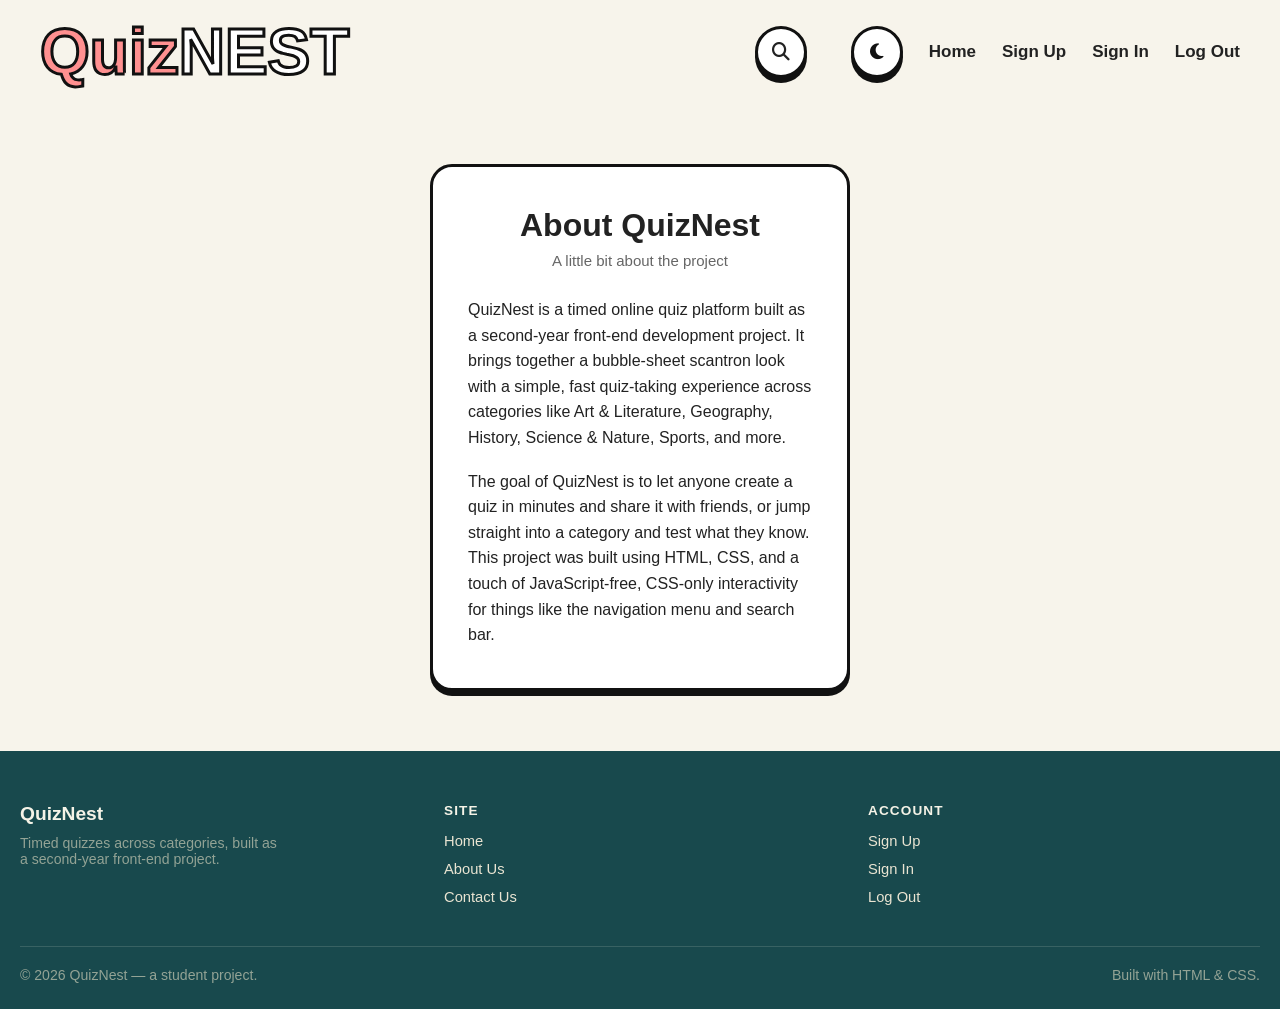
<file: files/About.html>
<!DOCTYPE html>
<html lang="en">
<head>
    <meta charset="UTF-8">
    <meta name="viewport" content="width=device-width, initial-scale=1.0">
    <title>QuizNest - About Us</title>

    <script src="../theme.js"></script>
    <link rel="stylesheet" href="../style.css">
    <link rel="stylesheet" href="https://cdnjs.cloudflare.com/ajax/libs/font-awesome/6.5.1/css/all.min.css">
</head>

<body>

    <!-- ================= HEADER ================= -->
    <header class="site-header">

        <div class="logo">
            <h1>Quiz<span>NEST</span></h1>
        </div>

        <div class="header-actions">

            <!-- Icon-first CSS-only search: independent of the hamburger dropdown -->
            <div class="search-toggle-wrap">

                <input type="checkbox" id="search-toggle" aria-hidden="true">

                <label for="search-toggle" class="search-icon-btn" aria-label="Toggle search bar">
                    <i class="fa-solid fa-magnifying-glass"></i>
                </label>

                <form class="search-bar" role="search" action="#" method="get">
                    <label for="search-input" class="visually-hidden">Search quizzes</label>
                    <input type="search" id="search-input" name="q" placeholder="Search quizzes...">
                    <button type="submit" aria-label="Submit search">
                        <i class="fa-solid fa-magnifying-glass"></i>
                    </button>
                </form>

            </div>

            <!-- Desktop navigation (hidden on mobile) -->
            <nav class="desktop-menu" aria-label="Primary navigation">
                <a href="../index.html#/"><i class="fa-solid fa-house"></i><span>Home</span></a>
                <a href="../index.html#/signup"><i class="fa-solid fa-user-plus"></i><span>Sign Up</span></a>
                <a href="../index.html#/signin"><i class="fa-solid fa-right-to-bracket"></i><span>Sign In</span></a>
                <a href="../index.html#/"><i class="fa-solid fa-right-from-bracket"></i><span>Log Out</span></a>
            </nav>

            <!-- Mobile navigation: CSS-only checkbox dropdown, links only -->
            <div class="mobile-menu">

                <input type="checkbox" id="menu-toggle" aria-hidden="true">

                <label for="menu-toggle" class="menu-btn" aria-label="Toggle navigation menu">
                    <i class="fa-solid fa-bars"></i>
                </label>

                <nav class="dropdown-menu" aria-label="Mobile navigation">
                    <a href="../index.html#/"><i class="fa-solid fa-house"></i><span>Home</span></a>
                    <a href="../index.html#/signup"><i class="fa-solid fa-user-plus"></i><span>Sign Up</span></a>
                    <a href="../index.html#/signin"><i class="fa-solid fa-right-to-bracket"></i><span>Sign In</span></a>
                    <a href="../index.html#/"><i class="fa-solid fa-right-from-bracket"></i><span>Log Out</span></a>
                </nav>

            </div>

        </div>

    </header>


    <main>

        <section class="auth-section">

            <div class="auth-card">

                <h2>About QuizNest</h2>
                <p class="auth-subtext">A little bit about the project</p>

                <p style="margin-bottom:18px; line-height:1.6;">
                    QuizNest is a timed online quiz platform built as a second-year front-end
                    development project. It brings together a bubble-sheet scantron look with
                    a simple, fast quiz-taking experience across categories like Art &amp;
                    Literature, Geography, History, Science &amp; Nature, Sports, and more.
                </p>

                <p style="line-height:1.6;">
                    The goal of QuizNest is to let anyone create a quiz in minutes and share it
                    with friends, or jump straight into a category and test what they know.
                    This project was built using HTML, CSS, and a touch of JavaScript-free,
                    CSS-only interactivity for things like the navigation menu and search bar.
                </p>

            </div>

        </section>

    </main>

    <footer class="site-footer">
        <div class="wrap">
            <div class="footer-grid">
                <div>
                    <div class="footer-brand">Quiz<span class="accent">Nest</span></div>
                    <p>Timed quizzes across categories, built as a second-year front-end project.</p>
                </div>

                <nav class="footer-col" aria-label="Site links">
                    <h4>Site</h4>
                    <ul>
                        <li><a href="../index.html#/">Home</a></li>
                        <li><a href="About.html">About Us</a></li>
                        <li><a href="contact.html">Contact Us</a></li>
                    </ul>
                </nav>

                <nav class="footer-col" aria-label="Account links">
                    <h4>Account</h4>
                    <ul>
                        <li><a href="../index.html#/signup">Sign Up</a></li>
                        <li><a href="../index.html#/signin">Sign In</a></li>
                        <li><a href="../index.html#/">Log Out</a></li>
                    </ul>
                </nav>
            </div>

            <div class="footer-bottom">
                <p>&copy; 2026 QuizNest — a student project.</p>
                <p>Built with HTML &amp; CSS.</p>
            </div>
        </div>
    </footer>

</body>
</html>
</file>
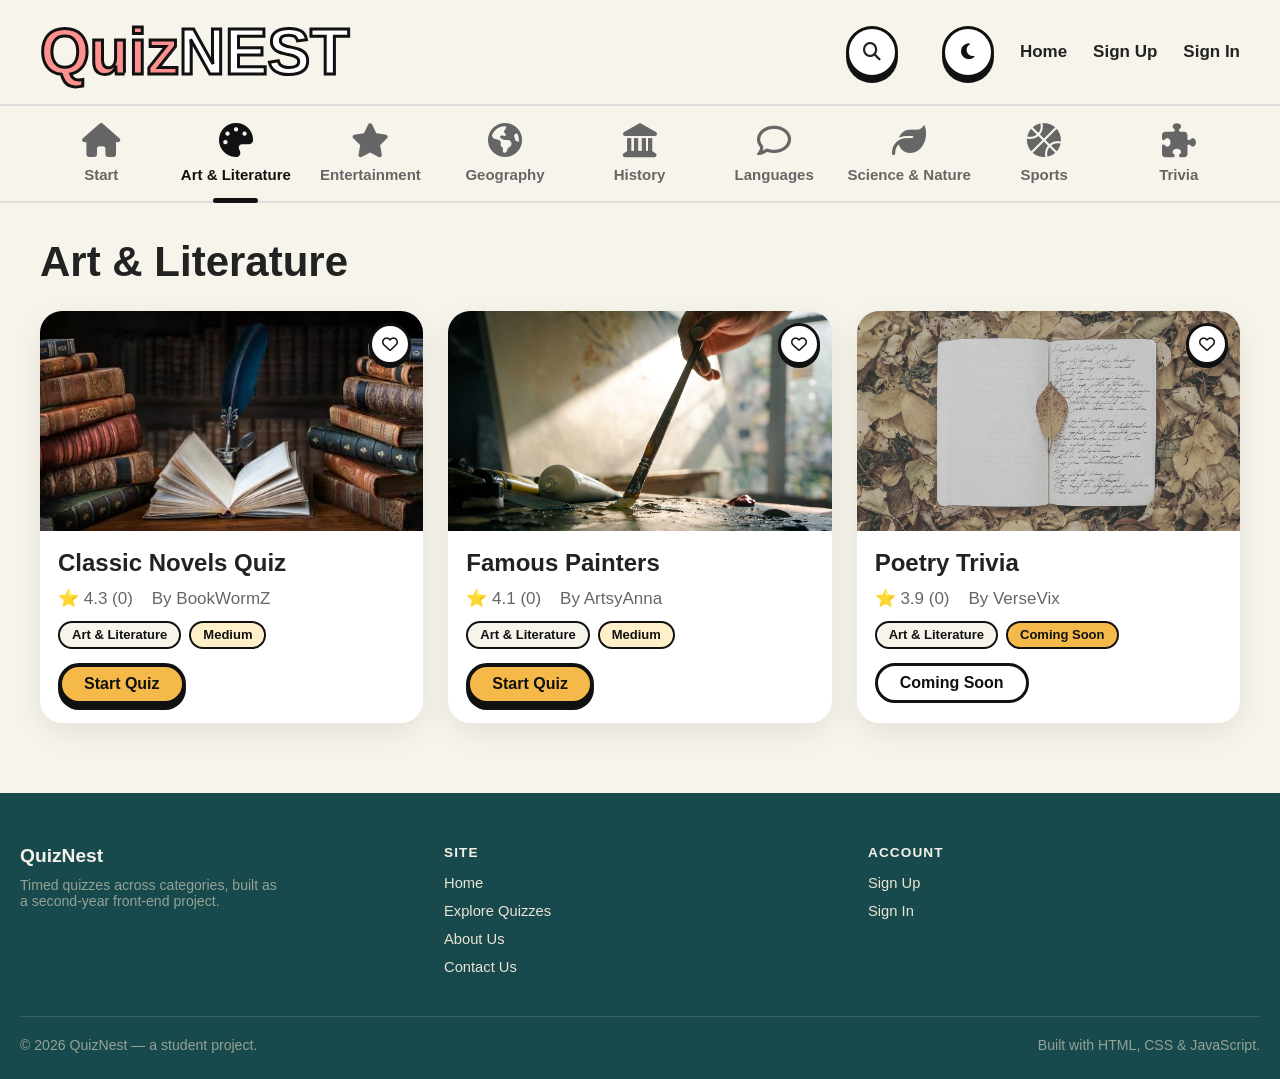
<file: files/art-literature.html>
<!DOCTYPE html>
<html lang="en">
<head>
    <meta charset="UTF-8">
    <meta name="viewport" content="width=device-width, initial-scale=1.0">
    <title>QuizNest - Art &amp; Literature</title>

    <script src="../theme.js"></script>
    <link rel="stylesheet" href="../style.css">
    <link rel="stylesheet" href="https://cdnjs.cloudflare.com/ajax/libs/font-awesome/6.5.1/css/all.min.css">
</head>

<body data-page="category">

    <!-- ================= HEADER ================= -->
    <header class="site-header">

        <div class="logo">
            <a href="../index.html#/" aria-label="QuizNest home"><h1>Quiz<span>NEST</span></h1></a>
        </div>

        <div class="header-actions">

            <!-- Icon-first CSS-only search: independent of the hamburger dropdown -->
            <div class="search-toggle-wrap">

                <input type="checkbox" id="search-toggle" aria-hidden="true">

                <label for="search-toggle" class="search-icon-btn" aria-label="Toggle search bar">
                    <i class="fa-solid fa-magnifying-glass"></i>
                </label>

                <form class="search-bar" role="search" action="#" method="get">
                    <label for="search-input" class="visually-hidden">Search quizzes</label>
                    <input type="search" id="search-input" name="q" placeholder="Search quizzes...">
                    <button type="submit" aria-label="Submit search">
                        <i class="fa-solid fa-magnifying-glass"></i>
                    </button>
                </form>

            </div>

            <!-- Desktop navigation (hidden on mobile).
                 data-auth="user" = only when signed in, data-auth="guest" = only when signed out
                 (category.js switches them using the same login data as index.html) -->
            <nav class="desktop-menu" aria-label="Primary navigation">
                <a href="../index.html#/"><i class="fa-solid fa-house"></i><span>Home</span></a>
                <a href="../index.html#/dashboard" data-auth="user"><i class="fa-solid fa-gauge"></i><span>Hi, <span data-user-name></span></span></a>
                <a href="../index.html#/signup" data-auth="guest"><i class="fa-solid fa-user-plus"></i><span>Sign Up</span></a>
                <a href="../index.html#/signin" data-auth="guest"><i class="fa-solid fa-right-to-bracket"></i><span>Sign In</span></a>
                <a href="../index.html#/" data-auth="user" data-action="logout"><i class="fa-solid fa-right-from-bracket"></i><span>Log Out</span></a>
            </nav>

            <!-- Mobile navigation: CSS-only checkbox dropdown, links only -->
            <div class="mobile-menu">

                <input type="checkbox" id="menu-toggle" aria-hidden="true">

                <label for="menu-toggle" class="menu-btn" aria-label="Toggle navigation menu">
                    <i class="fa-solid fa-bars"></i>
                </label>

                <nav class="dropdown-menu" aria-label="Mobile navigation">
                    <a href="../index.html#/"><i class="fa-solid fa-house"></i><span>Home</span></a>
                    <a href="../index.html#/dashboard" data-auth="user"><i class="fa-solid fa-gauge"></i><span>Hi, <span data-user-name></span></span></a>
                    <a href="../index.html#/signup" data-auth="guest"><i class="fa-solid fa-user-plus"></i><span>Sign Up</span></a>
                    <a href="../index.html#/signin" data-auth="guest"><i class="fa-solid fa-right-to-bracket"></i><span>Sign In</span></a>
                    <a href="../index.html#/" data-auth="user" data-action="logout"><i class="fa-solid fa-right-from-bracket"></i><span>Log Out</span></a>
                </nav>

            </div>

        </div>

    </header>

    <!-- ================= CATEGORY NAVIGATION ================= -->

    <nav class="category-nav" aria-label="Quiz categories">

        <a href="../index.html">
            <i class="fa-solid fa-house"></i>
            <span>Start</span>
        </a>

        <a href="art-literature.html" class="active">
            <i class="fa-solid fa-palette"></i>
            <span>Art &amp; Literature</span>
        </a>

        <a href="entertainment.html">
            <i class="fa-solid fa-star"></i>
            <span>Entertainment</span>
        </a>

        <a href="geography.html">
            <i class="fa-solid fa-earth-americas"></i>
            <span>Geography</span>
        </a>

        <a href="history.html">
            <i class="fa-solid fa-landmark"></i>
            <span>History</span>
        </a>

        <a href="languages.html">
            <i class="fa-regular fa-comment"></i>
            <span>Languages</span>
        </a>

        <a href="science-nature.html">
            <i class="fa-solid fa-leaf"></i>
            <span>Science &amp; Nature</span>
        </a>

        <a href="sports.html">
            <i class="fa-solid fa-basketball"></i>
            <span>Sports</span>
        </a>

        <a href="trivia.html">
            <i class="fa-solid fa-puzzle-piece"></i>
            <span>Trivia</span>
        </a>

    </nav>

    <main>

    <!-- ================= ART &AMP; LITERATURE ================= -->

    <section class="recent" id="art-literature">

        <h2>Art &amp; Literature</h2>

        <div class="quiz-grid popular-grid">

            <!-- TODO: put this quiz's HTML file in data-quiz-href (e.g. "your-quiz-file.html"). Empty = not linked yet. -->
            <div class="quiz-card" data-quiz-id="art-literature-classic-novels" data-quiz-href="" data-category="art-literature" data-author="BookWormZ" data-rating="4.3">
                <button type="button" class="fav-btn" data-fav="art-literature-classic-novels" aria-pressed="false" aria-label="Add to favourites: Classic Novels Quiz">
                    <i class="fa-regular fa-heart" aria-hidden="true"></i>
                </button>
                <img src="../images/artlit1.jpeg" alt="Classic Novels quiz thumbnail">
                <div class="card-content">
                    <h3>Classic Novels Quiz</h3>
                    <p>⭐ 4.3 &nbsp;&nbsp; By BookWormZ</p>
                </div>
            </div>
            <!-- TODO: put this quiz's HTML file in data-quiz-href (e.g. "your-quiz-file.html"). Empty = not linked yet. -->
            <div class="quiz-card" data-quiz-id="art-literature-famous-painters" data-quiz-href="" data-category="art-literature" data-author="ArtsyAnna" data-rating="4.1">
                <button type="button" class="fav-btn" data-fav="art-literature-famous-painters" aria-pressed="false" aria-label="Add to favourites: Famous Painters">
                    <i class="fa-regular fa-heart" aria-hidden="true"></i>
                </button>
                <img src="../images/artlit2.jpg" alt="Famous Painters quiz thumbnail">
                <div class="card-content">
                    <h3>Famous Painters</h3>
                    <p>⭐ 4.1 &nbsp;&nbsp; By ArtsyAnna</p>
                </div>
            </div>
            <!-- TODO: put this quiz's HTML file in data-quiz-href (e.g. "your-quiz-file.html"). Empty = not linked yet. -->
            <div class="quiz-card" data-quiz-id="art-literature-poetry-trivia" data-quiz-href="" data-category="art-literature" data-author="VerseVix" data-rating="3.9">
                <button type="button" class="fav-btn" data-fav="art-literature-poetry-trivia" aria-pressed="false" aria-label="Add to favourites: Poetry Trivia">
                    <i class="fa-regular fa-heart" aria-hidden="true"></i>
                </button>
                <img src="../images/artlit3.jpg" alt="Poetry Trivia quiz thumbnail">
                <div class="card-content">
                    <h3>Poetry Trivia</h3>
                    <p>⭐ 3.9 &nbsp;&nbsp; By VerseVix</p>
                </div>
            </div>

        </div>

    </section>

    </main>

    <footer class="site-footer">
        <div class="wrap">
            <div class="footer-grid">
                <div>
                    <div class="footer-brand">Quiz<span class="accent">Nest</span></div>
                    <p>Timed quizzes across categories, built as a second-year front-end project.</p>
                </div>

                <nav class="footer-col" aria-label="Site links">
                    <h4>Site</h4>
                    <ul>
                        <li><a href="../index.html#/">Home</a></li>
                        <li><a href="explore.html">Explore Quizzes</a></li>
                        <li><a href="About.html">About Us</a></li>
                        <li><a href="contact.html">Contact Us</a></li>
                    </ul>
                </nav>

                <nav class="footer-col" aria-label="Account links">
                    <h4>Account</h4>
                    <ul>
                        <li data-auth="guest"><a href="../index.html#/signup">Sign Up</a></li>
                        <li data-auth="guest"><a href="../index.html#/signin">Sign In</a></li>
                        <li data-auth="user"><a href="../index.html#/dashboard">Dashboard</a></li>
                        <li data-auth="user"><a href="../index.html#/" data-action="logout">Log Out</a></li>
                    </ul>
                </nav>
            </div>

            <div class="footer-bottom">
                <p>&copy; 2026 QuizNest — a student project.</p>
                <p>Built with HTML, CSS &amp; JavaScript.</p>
            </div>
        </div>
    </footer>

    <!-- Makes the cards clickable and the hearts work (shared by all category pages) -->
    <script src="../quiz-data.js"></script>
    <script src="category.js"></script>

</body>
</html>
</file>
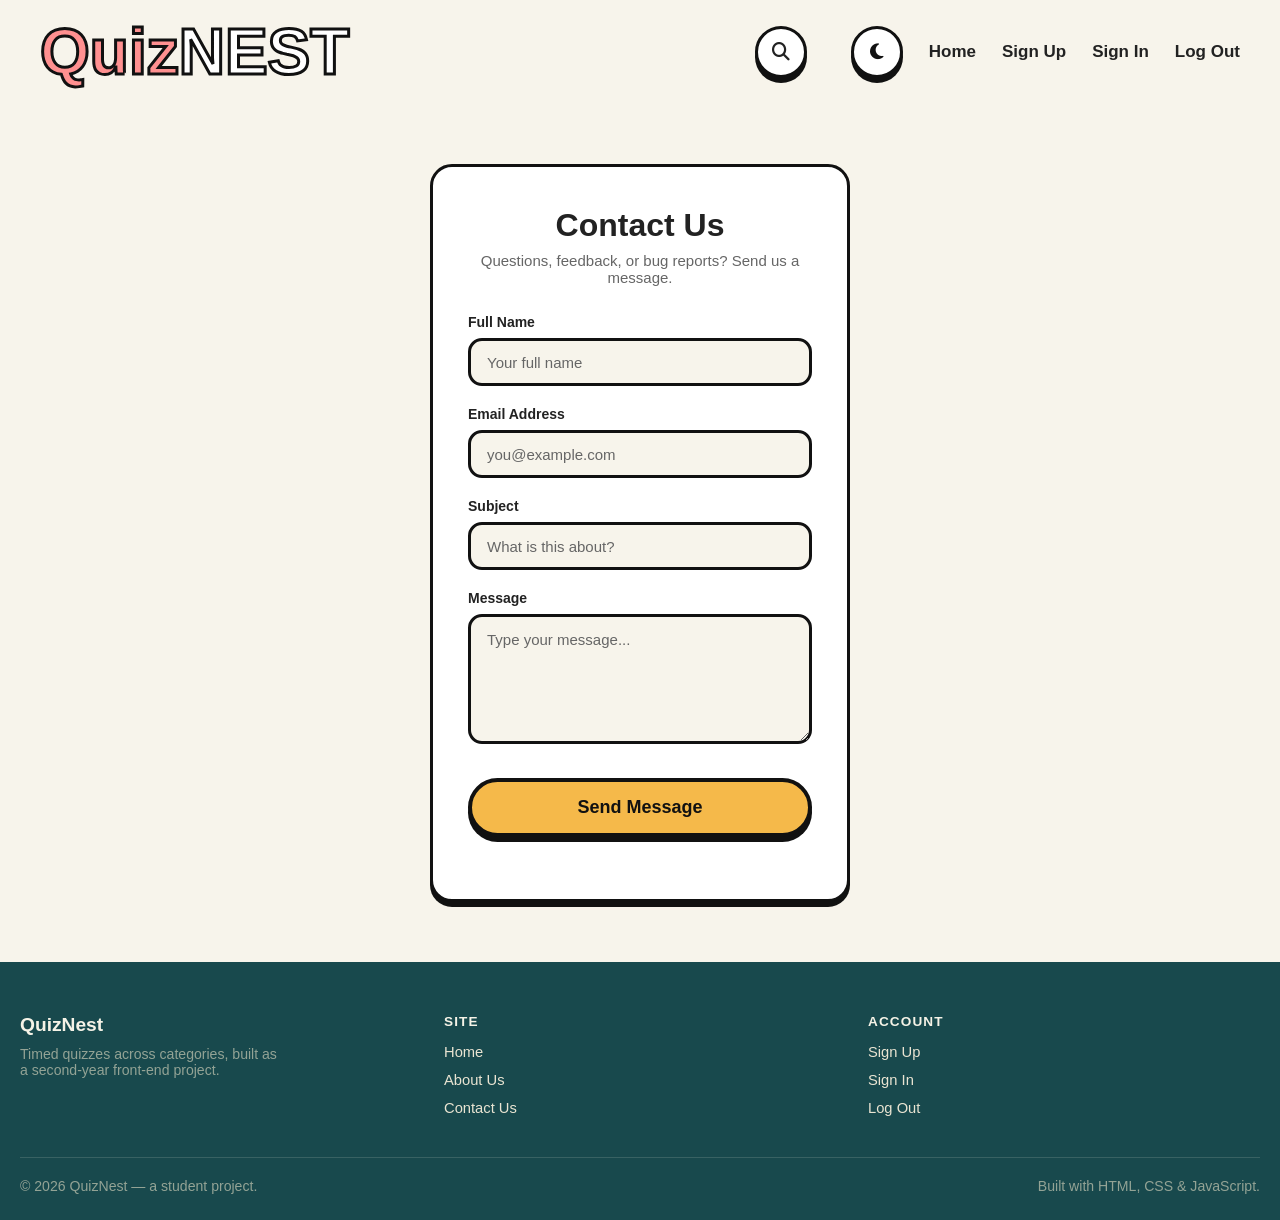
<file: files/contact.html>
<!DOCTYPE html>
<html lang="en">
<head>
    <meta charset="UTF-8">
    <meta name="viewport" content="width=device-width, initial-scale=1.0">
    <title>QuizNest - Contact Us</title>

    <script src="../theme.js"></script>
    <link rel="stylesheet" href="../style.css">
    <link rel="stylesheet" href="https://cdnjs.cloudflare.com/ajax/libs/font-awesome/6.5.1/css/all.min.css">

    <!-- Contact-form only: reuses the site's existing variables, so light/dark themes still work -->
    <style>
        /* style.css styles .is-invalid for inputs only; this covers the textarea too */
        .auth-field textarea.is-invalid{
            border-color:var(--err-ink);
            background:var(--err-field);
        }
        /* Success / error box shown directly below the Send Message button */
        #contact-feedback{
            margin-top:22px;
        }
        #contact-feedback .form-message{
            margin-bottom:0;
        }
        #contact-feedback .demo-note{
            font-weight:400;
        }
    </style>
</head>

<body>

    <!-- ================= HEADER ================= -->
    <header class="site-header">

        <div class="logo">
            <h1>Quiz<span>NEST</span></h1>
        </div>

        <div class="header-actions">

            <!-- Icon-first CSS-only search: independent of the hamburger dropdown -->
            <div class="search-toggle-wrap">

                <input type="checkbox" id="search-toggle" aria-hidden="true">

                <label for="search-toggle" class="search-icon-btn" aria-label="Toggle search bar">
                    <i class="fa-solid fa-magnifying-glass"></i>
                </label>

                <form class="search-bar" role="search" action="#" method="get">
                    <label for="search-input" class="visually-hidden">Search quizzes</label>
                    <input type="search" id="search-input" name="q" placeholder="Search quizzes...">
                    <button type="submit" aria-label="Submit search">
                        <i class="fa-solid fa-magnifying-glass"></i>
                    </button>
                </form>

            </div>

            <!-- Desktop navigation (hidden on mobile) -->
            <nav class="desktop-menu" aria-label="Primary navigation">
                <a href="../index.html"><i class="fa-solid fa-house"></i><span>Home</span></a>
                <a href="../index.html#/signup"><i class="fa-solid fa-user-plus"></i><span>Sign Up</span></a>
                <a href="../index.html#/signin"><i class="fa-solid fa-right-to-bracket"></i><span>Sign In</span></a>
                <a href="../index.html#logout-message"><i class="fa-solid fa-right-from-bracket"></i><span>Log Out</span></a>
            </nav>

            <!-- Mobile navigation: CSS-only checkbox dropdown, links only -->
            <div class="mobile-menu">

                <input type="checkbox" id="menu-toggle" aria-hidden="true">

                <label for="menu-toggle" class="menu-btn" aria-label="Toggle navigation menu">
                    <i class="fa-solid fa-bars"></i>
                </label>

                <nav class="dropdown-menu" aria-label="Mobile navigation">
                    <a href="../index.html"><i class="fa-solid fa-house"></i><span>Home</span></a>
                    <a href="../index.html#/signup"><i class="fa-solid fa-user-plus"></i><span>Sign Up</span></a>
                    <a href="../index.html#/signin"><i class="fa-solid fa-right-to-bracket"></i><span>Sign In</span></a>
                    <a href="../index.html#logout-message"><i class="fa-solid fa-right-from-bracket"></i><span>Log Out</span></a>
                </nav>

            </div>

        </div>

    </header>


    <main>

        <section class="auth-section">

            <div class="auth-card">

                <h2>Contact Us</h2>
                <p class="auth-subtext">Questions, feedback, or bug reports? Send us a message.</p>

                <!-- novalidate: our JavaScript shows the messages instead of the browser's pop-ups -->
                <form id="contact-form" action="#" method="post" novalidate>

                    <div class="auth-field">
                        <label for="contact-name">Full Name</label>
                        <input type="text" id="contact-name" name="fullname" placeholder="Your full name" autocomplete="name" required>
                    </div>

                    <div class="auth-field">
                        <label for="contact-email">Email Address</label>
                        <input type="email" id="contact-email" name="email" placeholder="you@example.com" autocomplete="email" required>
                    </div>

                    <div class="auth-field">
                        <label for="contact-subject">Subject</label>
                        <input type="text" id="contact-subject" name="subject" placeholder="What is this about?" required>
                    </div>

                    <div class="auth-field">
                        <label for="contact-message">Message</label>
                        <textarea id="contact-message" name="message" rows="5" placeholder="Type your message..." required></textarea>
                    </div>

                    <button type="submit" class="auth-submit" id="contact-submit">Send Message</button>

                    <!-- Success / error message appears here, directly below the button -->
                    <div id="contact-feedback" aria-live="polite"></div>

                </form>

            </div>

        </section>

    </main>

    <footer class="site-footer">
        <div class="wrap">
            <div class="footer-grid">
                <div>
                    <div class="footer-brand">Quiz<span class="accent">Nest</span></div>
                    <p>Timed quizzes across categories, built as a second-year front-end project.</p>
                </div>

                <nav class="footer-col" aria-label="Site links">
                    <h4>Site</h4>
                    <ul>
                        <li><a href="../index.html">Home</a></li>
                        <li><a href="About.html">About Us</a></li>
                        <li><a href="contact.html">Contact Us</a></li>
                    </ul>
                </nav>

                <nav class="footer-col" aria-label="Account links">
                    <h4>Account</h4>
                    <ul>
                        <li><a href="../index.html#/signup">Sign Up</a></li>
                        <li><a href="../index.html#/signin">Sign In</a></li>
                        <li><a href="../index.html#logout-message">Log Out</a></li>
                    </ul>
                </nav>
            </div>

            <div class="footer-bottom">
                <p>&copy; 2026 QuizNest — a student project.</p>
                <p>Built with HTML, CSS &amp; JavaScript.</p>
            </div>
        </div>
    </footer>

    <script>
    "use strict";

    /* =====================================================
       CONTACT FORM
       - Validates Name, Email, Subject, Message
       - Sends through a Promise (async/await + try/catch/finally)
       - Pending: button says "Sending..." and is disabled
       - Fulfilled: success message, form cleared
       - Rejected: error message, form kept so nothing is lost

       !!! REAL EMAIL DELIVERY !!!
       This project has no backend or email service yet.
       To send real messages, set CONTACT_ENDPOINT below to the URL of
       a service that accepts a JSON POST (for example a Formspree /
       Web3Forms form URL, or your own server route). While it is
       empty, the form runs in DEMO MODE: the Promise is simulated and
       NOTHING is delivered anywhere.
    ===================================================== */

    const CONTACT_ENDPOINT = ""; // <-- put your email service / backend URL here

    const SUCCESS_TEXT = "Your message has been sent successfully! Thank you for contacting me. I'll get back to you soon.";
    const EMAIL_REGEX = /^[^\s@]+@[^\s@]+\.[^\s@]{2,}$/; // same rule as the Sign Up form

    const form = document.getElementById("contact-form");
    const submitBtn = document.getElementById("contact-submit");
    const feedback = document.getElementById("contact-feedback");
    const nameInput = document.getElementById("contact-name");
    const emailInput = document.getElementById("contact-email");
    const subjectInput = document.getElementById("contact-subject");
    const messageInput = document.getElementById("contact-message");
    const fields = [nameInput, emailInput, subjectInput, messageInput];

    let isSending = false;

    /* ----- inline field errors ----- */
    const showFieldError = (input, message) => {
        const wrapper = input.closest(".auth-field");
        let error = wrapper.querySelector(".field-error");
        if (!error) {
            error = document.createElement("p");
            error.className = "field-error";
            error.id = input.id + "-error";
            wrapper.appendChild(error);
        }
        error.textContent = message;
        input.classList.add("is-invalid");
        input.setAttribute("aria-invalid", "true");
        input.setAttribute("aria-describedby", error.id);
    };

    const clearFieldError = (input) => {
        const error = input.closest(".auth-field").querySelector(".field-error");
        if (error) error.remove();
        input.classList.remove("is-invalid");
        input.removeAttribute("aria-invalid");
        input.removeAttribute("aria-describedby");
    };

    /* ----- success / error box below the button ----- */
    const hideFeedback = () => { feedback.innerHTML = ""; };

    const showFeedback = (type, text, note) => {
        const box = document.createElement("div");
        box.className = "form-message " + type;
        box.setAttribute("role", type === "error" ? "alert" : "status");

        const icon = document.createElement("i");
        icon.className = "fa-solid " + (type === "success" ? "fa-circle-check" : "fa-circle-exclamation");
        icon.setAttribute("aria-hidden", "true");

        const body = document.createElement("div");
        const paragraph = document.createElement("p");
        paragraph.textContent = text;
        body.appendChild(paragraph);

        if (note) {
            const noteEl = document.createElement("p");
            noteEl.className = "demo-note";
            noteEl.textContent = note;
            body.appendChild(noteEl);
        }

        box.append(icon, body);
        feedback.innerHTML = "";
        feedback.appendChild(box);
    };

    /* ----- validation: returns the first invalid input, or null ----- */
    const validate = () => {
        let firstInvalid = null;
        const fail = (input, message) => {
            showFieldError(input, message);
            if (!firstInvalid) firstInvalid = input;
        };

        if (!nameInput.value.trim()) fail(nameInput, "Please enter your full name.");

        const email = emailInput.value.trim();
        if (!email) fail(emailInput, "Please enter your email address.");
        else if (!EMAIL_REGEX.test(email)) fail(emailInput, "Please enter a valid email, like name@example.com.");

        if (!subjectInput.value.trim()) fail(subjectInput, "Please enter a subject.");

        if (!messageInput.value.trim()) fail(messageInput, "Please type your message.");

        return firstInvalid;
    };

    /* =====================================================
       PROMISE: sending the message
       - Endpoint set   -> real request; resolves only if the service confirms (HTTP 2xx)
       - Endpoint empty -> DEMO: a Promise that resolves after a short delay.
                           No message is delivered anywhere.
    ===================================================== */
    const sendMessage = (data) =>
        new Promise((resolve, reject) => {
            if (!CONTACT_ENDPOINT) {
                setTimeout(() => resolve({ delivered: false }), 1500); // simulated wait only
                return;
            }
            fetch(CONTACT_ENDPOINT, {
                method: "POST",
                headers: { "Content-Type": "application/json", "Accept": "application/json" },
                body: JSON.stringify(data)
            })
                .then((response) => {
                    if (!response.ok) throw new Error("The server responded with status " + response.status + ".");
                    resolve({ delivered: true });
                })
                .catch(reject); // network failure or non-2xx -> rejected
        });

    /* ----- clear messages as soon as the user edits the form again ----- */
    fields.forEach((input) => {
        input.addEventListener("input", () => {
            clearFieldError(input);
            hideFeedback();
        });
    });

    /* ----- submit ----- */
    form.addEventListener("submit", async (event) => {
        event.preventDefault();          // no page refresh / navigation
        if (isSending) return;           // block duplicate submissions

        hideFeedback();
        fields.forEach(clearFieldError);

        const firstInvalid = validate();
        if (firstInvalid) {
            firstInvalid.focus();
            return;
        }

        const data = {
            name: nameInput.value.trim(),
            email: emailInput.value.trim(),
            subject: subjectInput.value.trim(),
            message: messageInput.value.trim()
        };

        // PENDING
        isSending = true;
        submitBtn.disabled = true;
        submitBtn.textContent = "Sending...";

        try {
            const result = await sendMessage(data);   // waits for the Promise

            // FULFILLED
            form.reset();                              // cleared only after success
            showFeedback("success", SUCCESS_TEXT);
        } catch (error) {
            // REJECTED: keep the user's text so they can try again
            showFeedback("error", "Sorry, your message could not be sent. Please check your connection and try again.");
        } finally {
            // Always restore the button
            isSending = false;
            submitBtn.disabled = false;
            submitBtn.textContent = "Send Message";
        }
    });
    </script>

</body>
</html>
</file>
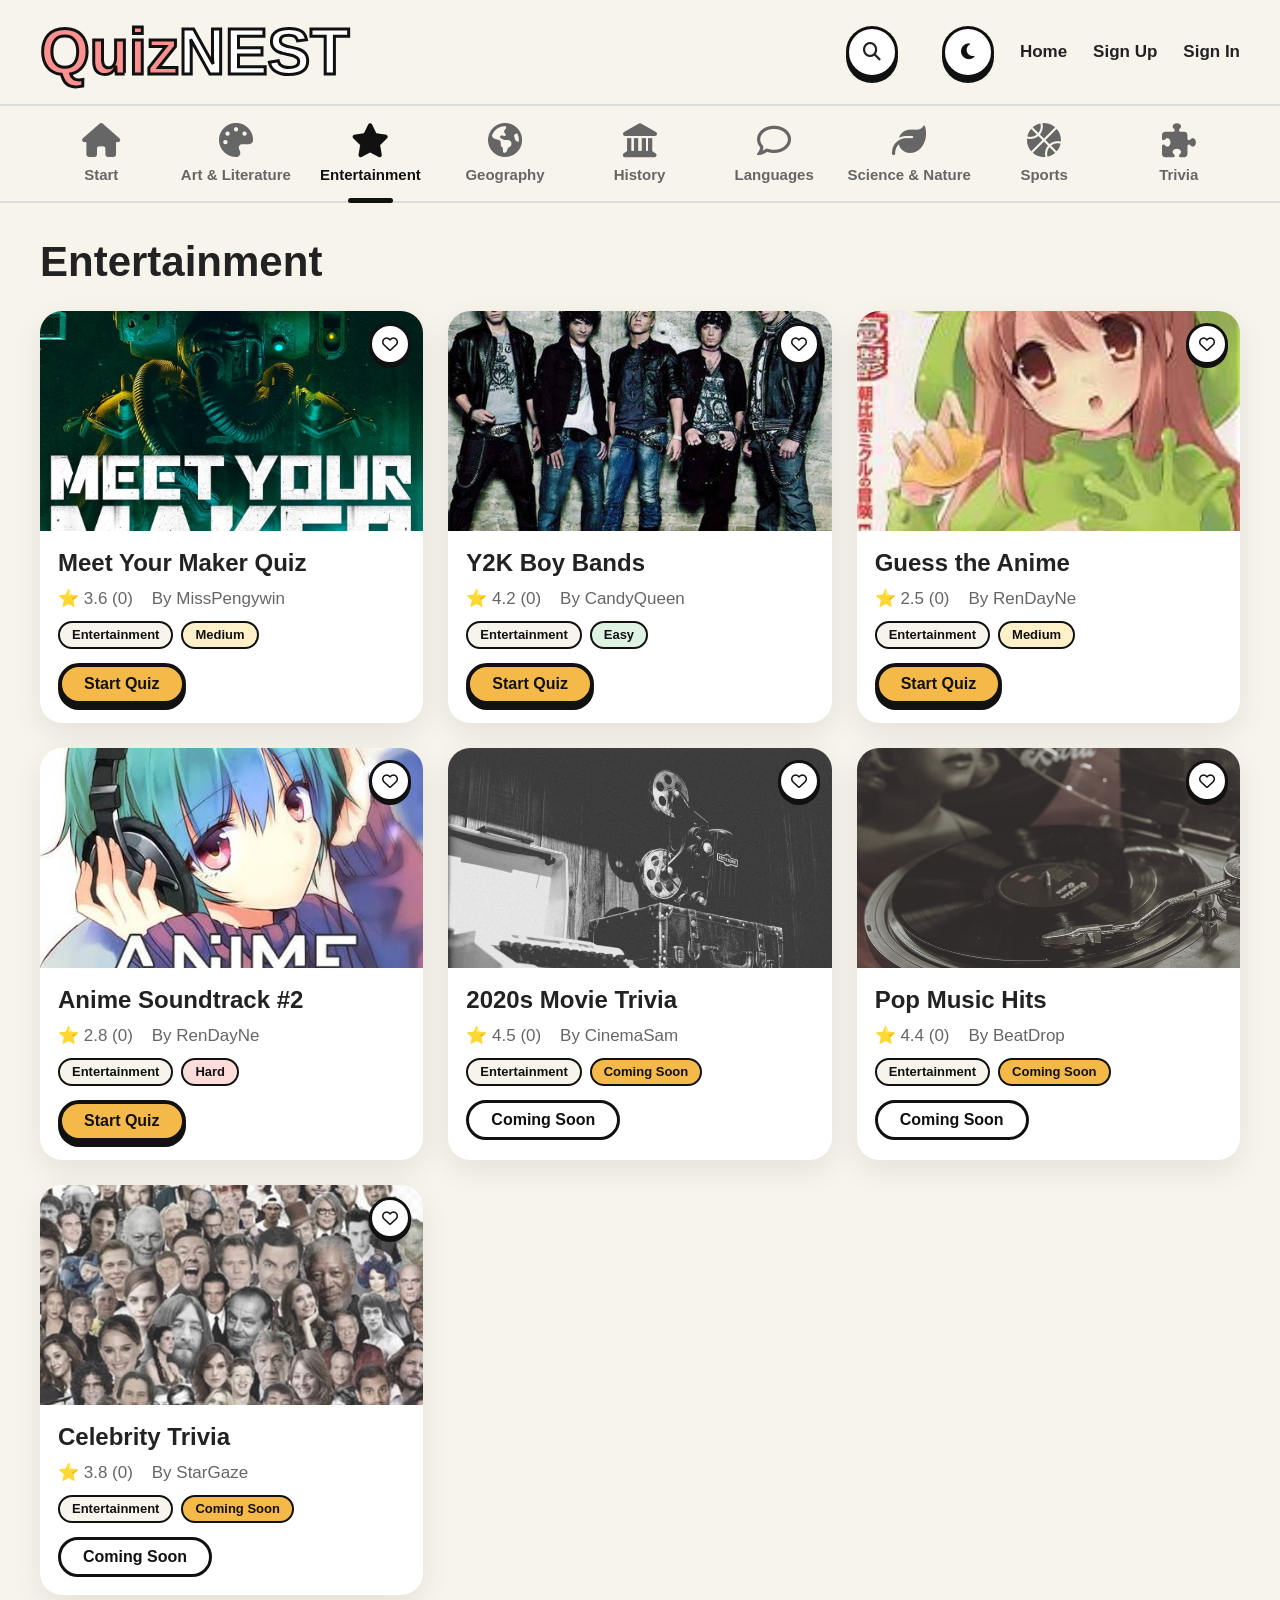
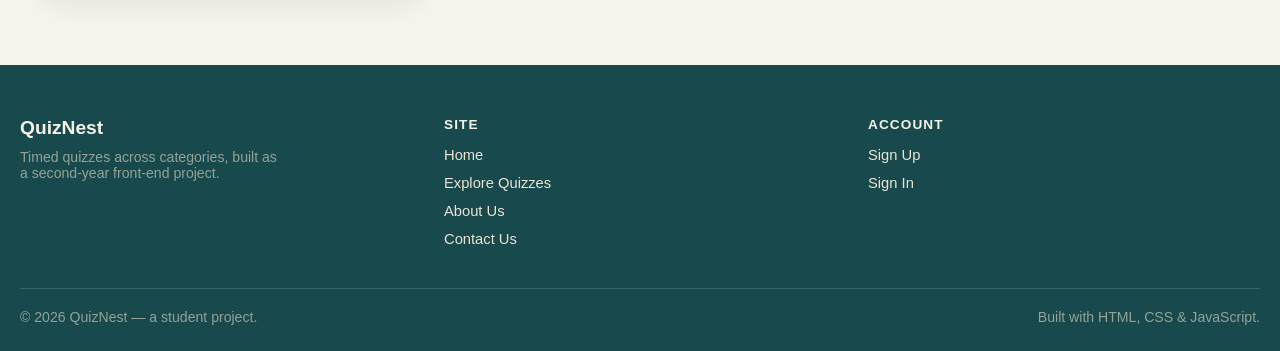
<file: files/entertainment.html>
<!DOCTYPE html>
<html lang="en">
<head>
    <meta charset="UTF-8">
    <meta name="viewport" content="width=device-width, initial-scale=1.0">
    <title>QuizNest - Entertainment</title>

    <script src="../theme.js"></script>
    <link rel="stylesheet" href="../style.css">
    <link rel="stylesheet" href="https://cdnjs.cloudflare.com/ajax/libs/font-awesome/6.5.1/css/all.min.css">
</head>

<body data-page="category">

    <!-- ================= HEADER ================= -->
    <header class="site-header">

        <div class="logo">
            <a href="../index.html#/" aria-label="QuizNest home"><h1>Quiz<span>NEST</span></h1></a>
        </div>

        <div class="header-actions">

            <!-- Icon-first CSS-only search: independent of the hamburger dropdown -->
            <div class="search-toggle-wrap">

                <input type="checkbox" id="search-toggle" aria-hidden="true">

                <label for="search-toggle" class="search-icon-btn" aria-label="Toggle search bar">
                    <i class="fa-solid fa-magnifying-glass"></i>
                </label>

                <form class="search-bar" role="search" action="#" method="get">
                    <label for="search-input" class="visually-hidden">Search quizzes</label>
                    <input type="search" id="search-input" name="q" placeholder="Search quizzes...">
                    <button type="submit" aria-label="Submit search">
                        <i class="fa-solid fa-magnifying-glass"></i>
                    </button>
                </form>

            </div>

            <!-- Desktop navigation (hidden on mobile).
                 data-auth="user" = only when signed in, data-auth="guest" = only when signed out
                 (category.js switches them using the same login data as index.html) -->
            <nav class="desktop-menu" aria-label="Primary navigation">
                <a href="../index.html#/"><i class="fa-solid fa-house"></i><span>Home</span></a>
                <a href="../index.html#/dashboard" data-auth="user"><i class="fa-solid fa-gauge"></i><span>Hi, <span data-user-name></span></span></a>
                <a href="../index.html#/signup" data-auth="guest"><i class="fa-solid fa-user-plus"></i><span>Sign Up</span></a>
                <a href="../index.html#/signin" data-auth="guest"><i class="fa-solid fa-right-to-bracket"></i><span>Sign In</span></a>
                <a href="../index.html#/" data-auth="user" data-action="logout"><i class="fa-solid fa-right-from-bracket"></i><span>Log Out</span></a>
            </nav>

            <!-- Mobile navigation: CSS-only checkbox dropdown, links only -->
            <div class="mobile-menu">

                <input type="checkbox" id="menu-toggle" aria-hidden="true">

                <label for="menu-toggle" class="menu-btn" aria-label="Toggle navigation menu">
                    <i class="fa-solid fa-bars"></i>
                </label>

                <nav class="dropdown-menu" aria-label="Mobile navigation">
                    <a href="../index.html#/"><i class="fa-solid fa-house"></i><span>Home</span></a>
                    <a href="../index.html#/dashboard" data-auth="user"><i class="fa-solid fa-gauge"></i><span>Hi, <span data-user-name></span></span></a>
                    <a href="../index.html#/signup" data-auth="guest"><i class="fa-solid fa-user-plus"></i><span>Sign Up</span></a>
                    <a href="../index.html#/signin" data-auth="guest"><i class="fa-solid fa-right-to-bracket"></i><span>Sign In</span></a>
                    <a href="../index.html#/" data-auth="user" data-action="logout"><i class="fa-solid fa-right-from-bracket"></i><span>Log Out</span></a>
                </nav>

            </div>

        </div>

    </header>

    <!-- ================= CATEGORY NAVIGATION ================= -->

    <nav class="category-nav" aria-label="Quiz categories">

        <a href="../index.html">
            <i class="fa-solid fa-house"></i>
            <span>Start</span>
        </a>

        <a href="art-literature.html">
            <i class="fa-solid fa-palette"></i>
            <span>Art &amp; Literature</span>
        </a>

        <a href="entertainment.html" class="active">
            <i class="fa-solid fa-star"></i>
            <span>Entertainment</span>
        </a>

        <a href="geography.html">
            <i class="fa-solid fa-earth-americas"></i>
            <span>Geography</span>
        </a>

        <a href="history.html">
            <i class="fa-solid fa-landmark"></i>
            <span>History</span>
        </a>

        <a href="languages.html">
            <i class="fa-regular fa-comment"></i>
            <span>Languages</span>
        </a>

        <a href="science-nature.html">
            <i class="fa-solid fa-leaf"></i>
            <span>Science &amp; Nature</span>
        </a>

        <a href="sports.html">
            <i class="fa-solid fa-basketball"></i>
            <span>Sports</span>
        </a>

        <a href="trivia.html">
            <i class="fa-solid fa-puzzle-piece"></i>
            <span>Trivia</span>
        </a>

    </nav>

    <main>

    <!-- ================= ENTERTAINMENT ================= -->

    <section class="recent" id="entertainment">

        <h2>Entertainment</h2>

        <div class="quiz-grid popular-grid">

            <!-- TODO: put this quiz's HTML file in data-quiz-href (e.g. "your-quiz-file.html"). Empty = not linked yet. -->
            <div class="quiz-card" data-quiz-id="entertainment-2020s-movie-trivia" data-quiz-href="" data-category="entertainment" data-author="CinemaSam" data-rating="4.5">
                <button type="button" class="fav-btn" data-fav="entertainment-2020s-movie-trivia" aria-pressed="false" aria-label="Add to favourites: 2020s Movie Trivia">
                    <i class="fa-regular fa-heart" aria-hidden="true"></i>
                </button>
                <img src="../images/ent1.jpg" alt="2020s Movie Trivia quiz thumbnail">
                <div class="card-content">
                    <h3>2020s Movie Trivia</h3>
                    <p>⭐ 4.5 &nbsp;&nbsp; By CinemaSam</p>
                </div>
            </div>
            <!-- TODO: put this quiz's HTML file in data-quiz-href (e.g. "your-quiz-file.html"). Empty = not linked yet. -->
            <div class="quiz-card" data-quiz-id="entertainment-pop-music-hits" data-quiz-href="" data-category="entertainment" data-author="BeatDrop" data-rating="4.4">
                <button type="button" class="fav-btn" data-fav="entertainment-pop-music-hits" aria-pressed="false" aria-label="Add to favourites: Pop Music Hits">
                    <i class="fa-regular fa-heart" aria-hidden="true"></i>
                </button>
                <img src="../images/ent2.jpg" alt="Pop Music Hits quiz thumbnail">
                <div class="card-content">
                    <h3>Pop Music Hits</h3>
                    <p>⭐ 4.4 &nbsp;&nbsp; By BeatDrop</p>
                </div>
            </div>
            <!-- TODO: put this quiz's HTML file in data-quiz-href (e.g. "your-quiz-file.html"). Empty = not linked yet. -->
            <div class="quiz-card" data-quiz-id="entertainment-celebrity-trivia" data-quiz-href="" data-category="entertainment" data-author="StarGaze" data-rating="3.8">
                <button type="button" class="fav-btn" data-fav="entertainment-celebrity-trivia" aria-pressed="false" aria-label="Add to favourites: Celebrity Trivia">
                    <i class="fa-regular fa-heart" aria-hidden="true"></i>
                </button>
                <img src="../images/ent3.jpeg" alt="Celebrity Trivia quiz thumbnail">
                <div class="card-content">
                    <h3>Celebrity Trivia</h3>
                    <p>⭐ 3.8 &nbsp;&nbsp; By StarGaze</p>
                </div>
            </div>

        </div>

    </section>

    </main>

    <footer class="site-footer">
        <div class="wrap">
            <div class="footer-grid">
                <div>
                    <div class="footer-brand">Quiz<span class="accent">Nest</span></div>
                    <p>Timed quizzes across categories, built as a second-year front-end project.</p>
                </div>

                <nav class="footer-col" aria-label="Site links">
                    <h4>Site</h4>
                    <ul>
                        <li><a href="../index.html#/">Home</a></li>
                        <li><a href="explore.html">Explore Quizzes</a></li>
                        <li><a href="About.html">About Us</a></li>
                        <li><a href="contact.html">Contact Us</a></li>
                    </ul>
                </nav>

                <nav class="footer-col" aria-label="Account links">
                    <h4>Account</h4>
                    <ul>
                        <li data-auth="guest"><a href="../index.html#/signup">Sign Up</a></li>
                        <li data-auth="guest"><a href="../index.html#/signin">Sign In</a></li>
                        <li data-auth="user"><a href="../index.html#/dashboard">Dashboard</a></li>
                        <li data-auth="user"><a href="../index.html#/" data-action="logout">Log Out</a></li>
                    </ul>
                </nav>
            </div>

            <div class="footer-bottom">
                <p>&copy; 2026 QuizNest — a student project.</p>
                <p>Built with HTML, CSS &amp; JavaScript.</p>
            </div>
        </div>
    </footer>

    <!-- Makes the cards clickable and the hearts work -->
    <script src="../quiz-data.js"></script>
    <script src="category.js"></script>

</body>
</html>
</file>
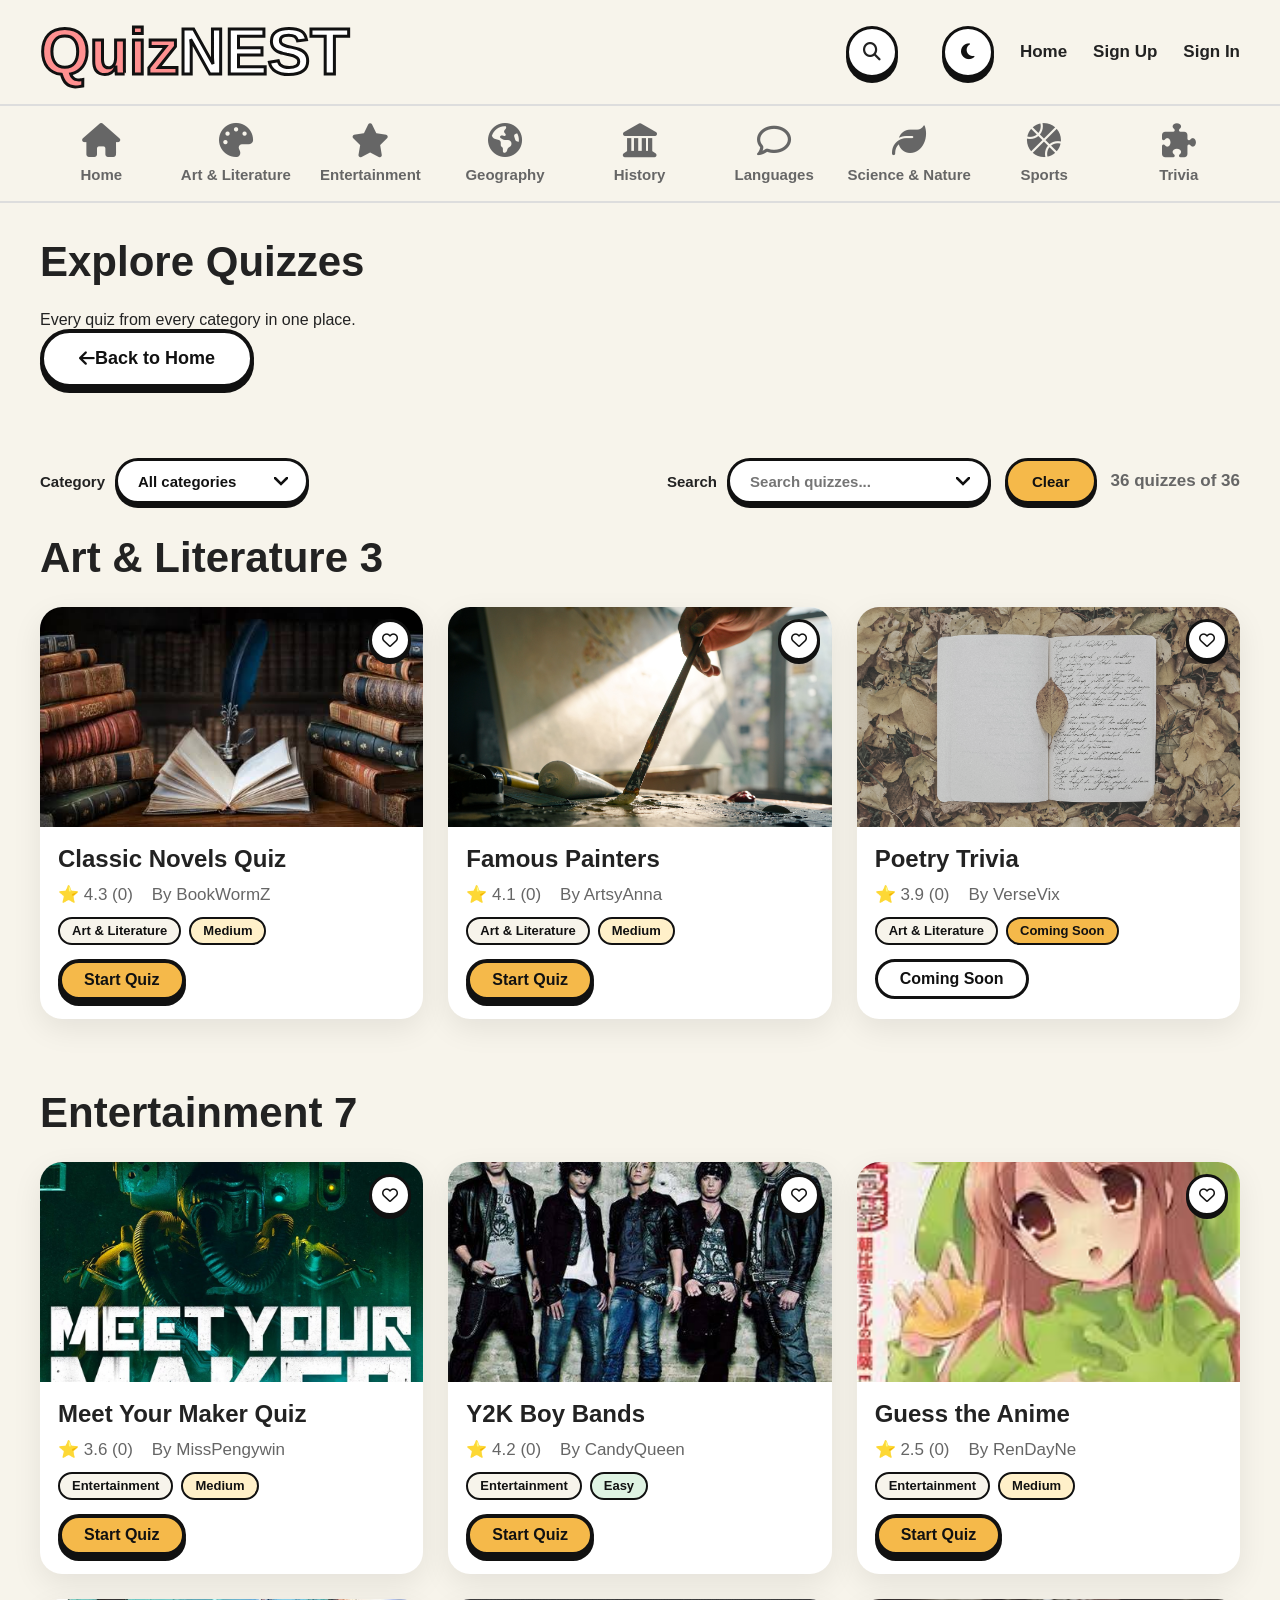
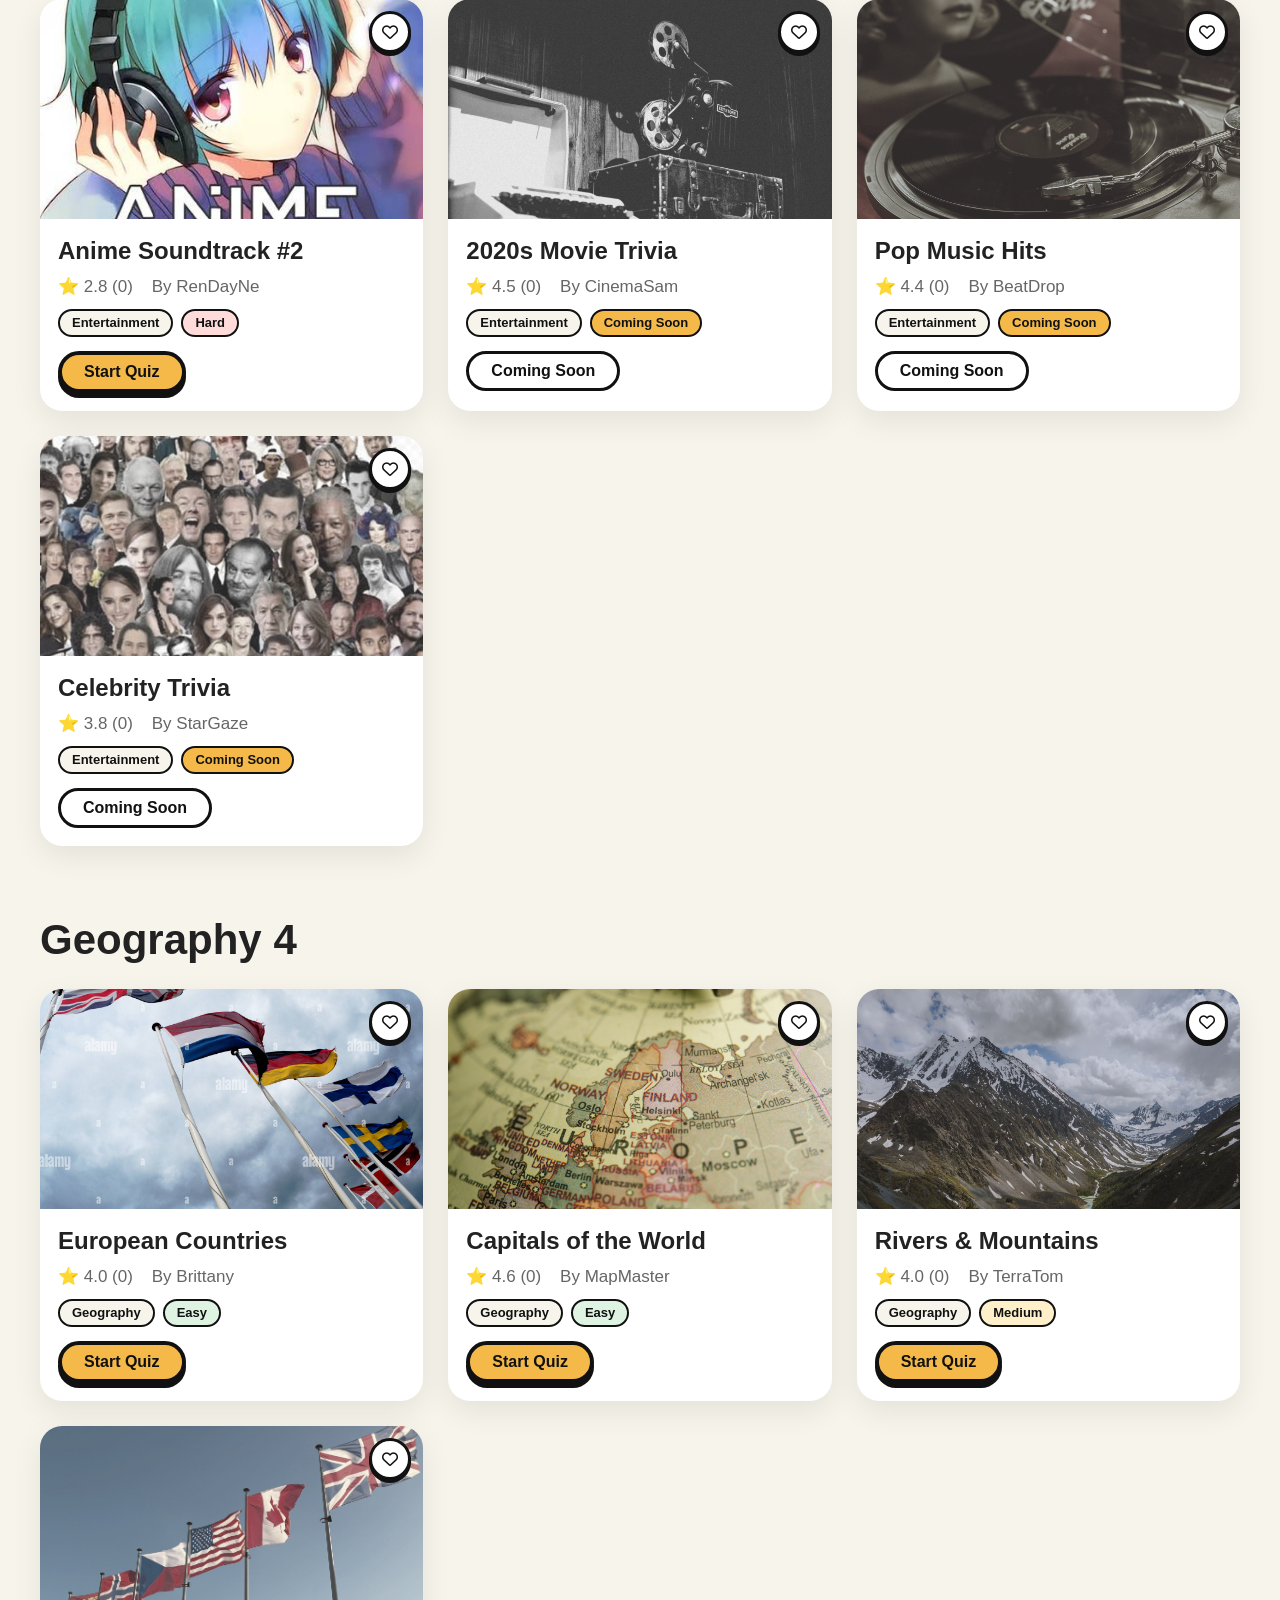
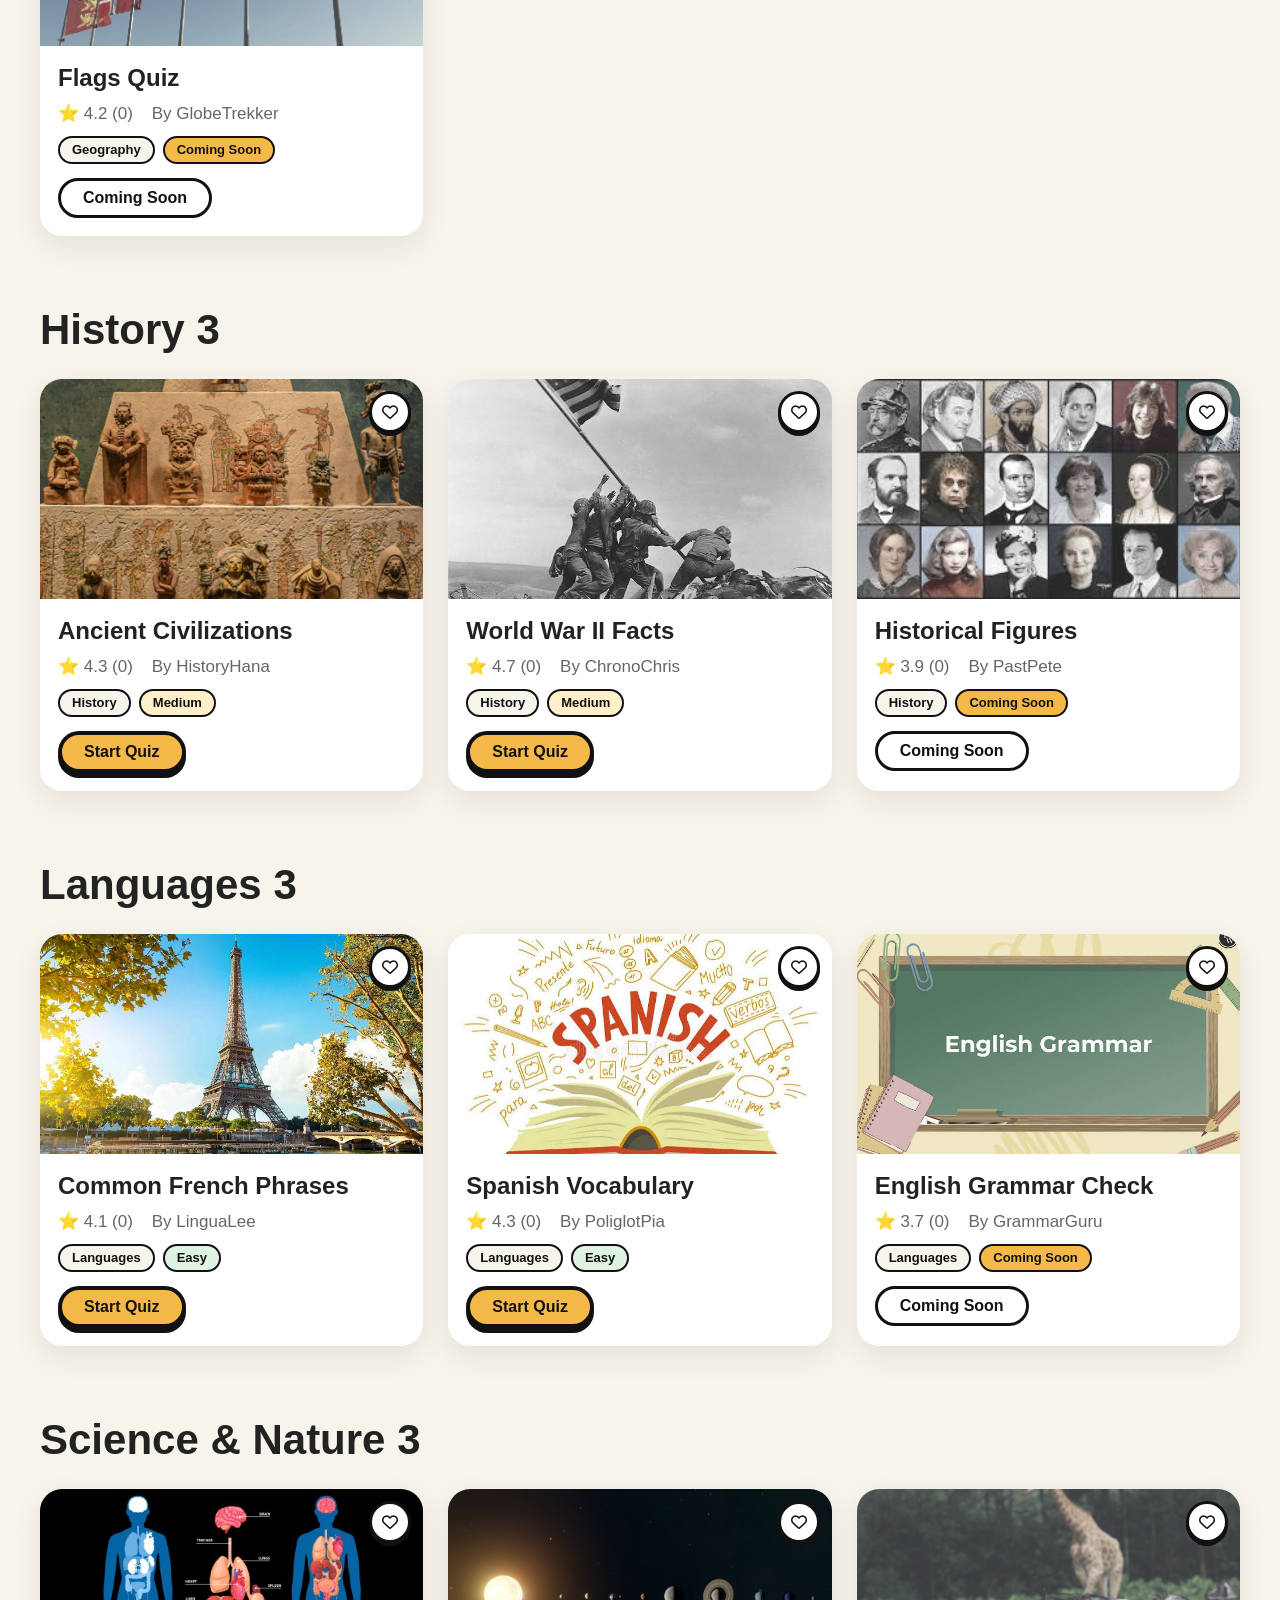
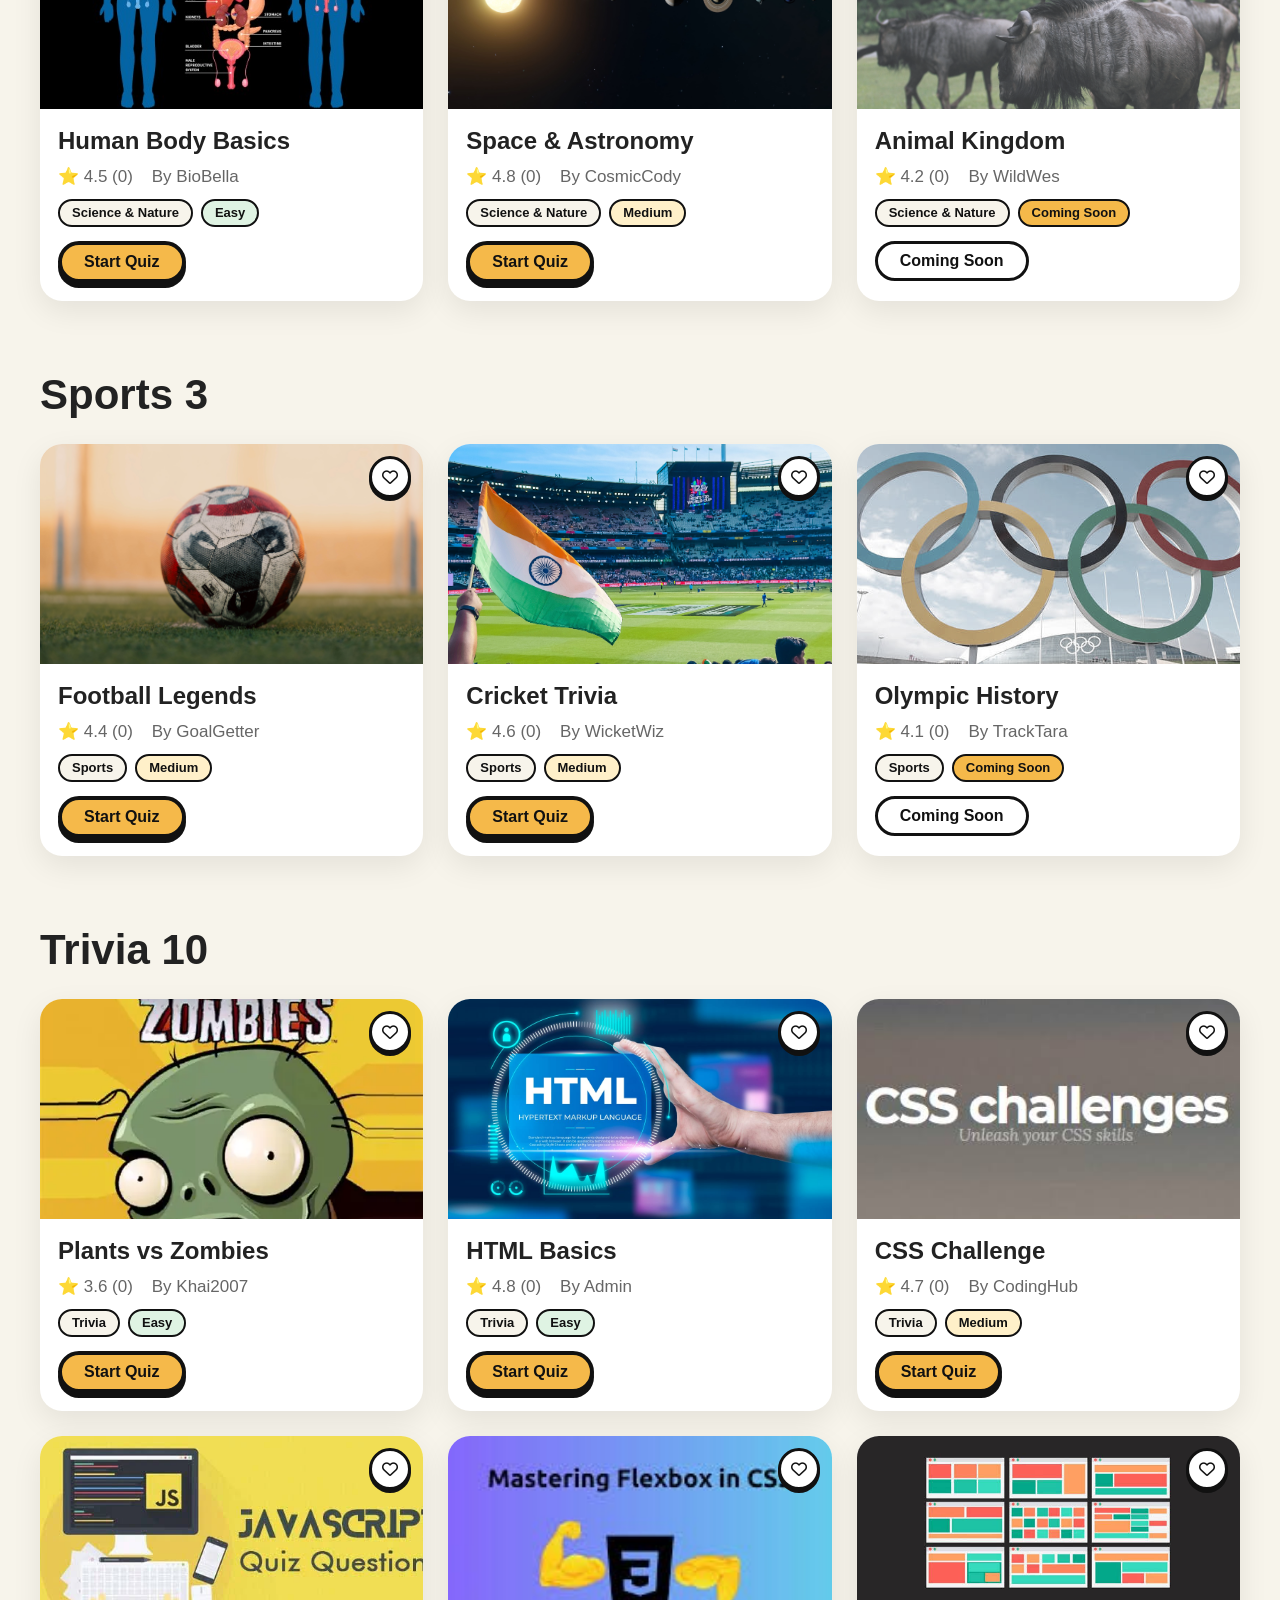
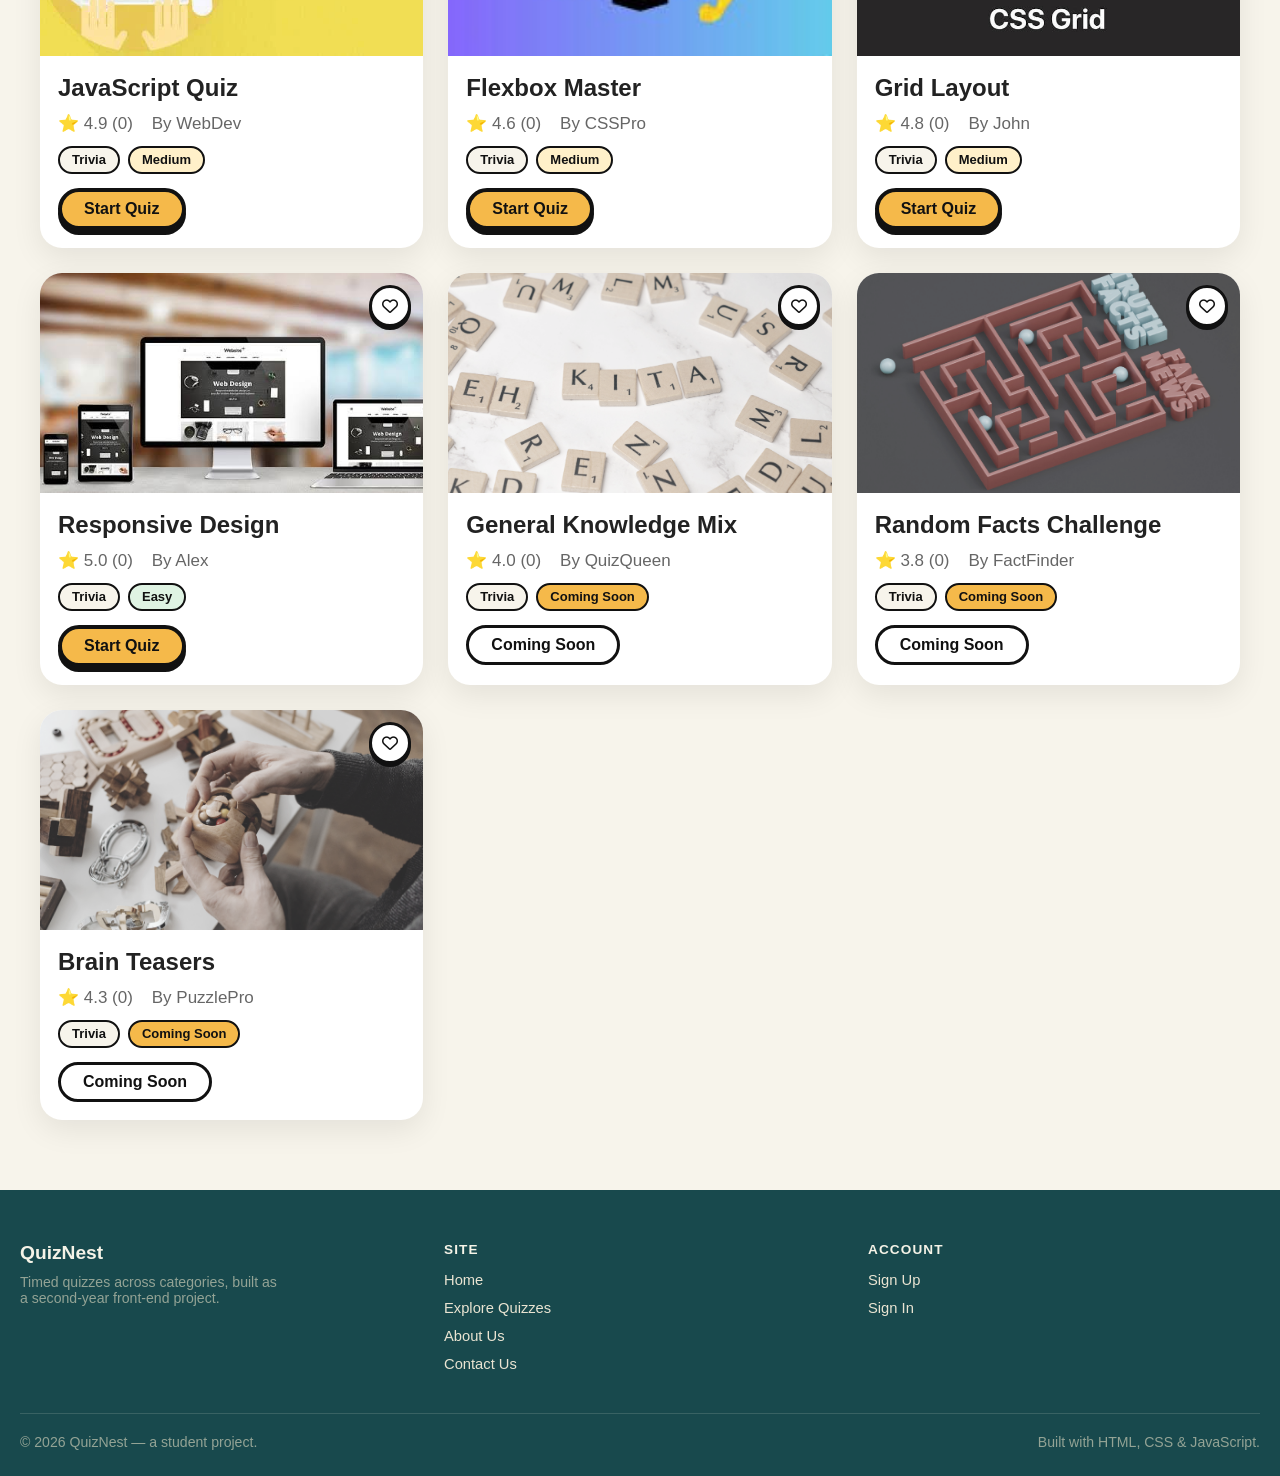
<file: files/explore.html>
<!DOCTYPE html>
<html lang="en">
<head>
    <meta charset="UTF-8">
    <meta name="viewport" content="width=device-width, initial-scale=1.0">
    <title>QuizNest - Explore Quizzes</title>

    <script src="../theme.js"></script>
    <link rel="stylesheet" href="../style.css">
    <link rel="stylesheet" href="https://cdnjs.cloudflare.com/ajax/libs/font-awesome/6.5.1/css/all.min.css">
</head>

<body data-page="explore">

    <!-- ================= HEADER ================= -->
    <header class="site-header">

        <div class="logo">
            <a href="../index.html#/" aria-label="QuizNest home"><h1>Quiz<span>NEST</span></h1></a>
        </div>

        <div class="header-actions">

            <!-- Icon-first CSS-only search: independent of the hamburger dropdown -->
            <div class="search-toggle-wrap">

                <input type="checkbox" id="search-toggle" aria-hidden="true">

                <label for="search-toggle" class="search-icon-btn" aria-label="Toggle search bar">
                    <i class="fa-solid fa-magnifying-glass"></i>
                </label>

                <form class="search-bar" role="search" action="#" method="get">
                    <label for="search-input" class="visually-hidden">Search quizzes</label>
                    <input type="search" id="search-input" name="q" placeholder="Search quizzes...">
                    <button type="submit" aria-label="Submit search">
                        <i class="fa-solid fa-magnifying-glass"></i>
                    </button>
                </form>

            </div>

            <!-- Desktop navigation (hidden on mobile).
                 data-auth="user" = only when signed in, data-auth="guest" = only when signed out
                 (category.js switches them using the same login data as index.html) -->
            <nav class="desktop-menu" aria-label="Primary navigation">
                <a href="../index.html#/"><i class="fa-solid fa-house"></i><span>Home</span></a>
                <a href="../index.html#/dashboard" data-auth="user"><i class="fa-solid fa-gauge"></i><span>Hi, <span data-user-name></span></span></a>
                <a href="../index.html#/signup" data-auth="guest"><i class="fa-solid fa-user-plus"></i><span>Sign Up</span></a>
                <a href="../index.html#/signin" data-auth="guest"><i class="fa-solid fa-right-to-bracket"></i><span>Sign In</span></a>
                <a href="../index.html#/" data-auth="user" data-action="logout"><i class="fa-solid fa-right-from-bracket"></i><span>Log Out</span></a>
            </nav>

            <!-- Mobile navigation: CSS-only checkbox dropdown, links only -->
            <div class="mobile-menu">

                <input type="checkbox" id="menu-toggle" aria-hidden="true">

                <label for="menu-toggle" class="menu-btn" aria-label="Toggle navigation menu">
                    <i class="fa-solid fa-bars"></i>
                </label>

                <nav class="dropdown-menu" aria-label="Mobile navigation">
                    <a href="../index.html#/"><i class="fa-solid fa-house"></i><span>Home</span></a>
                    <a href="../index.html#/dashboard" data-auth="user"><i class="fa-solid fa-gauge"></i><span>Hi, <span data-user-name></span></span></a>
                    <a href="../index.html#/signup" data-auth="guest"><i class="fa-solid fa-user-plus"></i><span>Sign Up</span></a>
                    <a href="../index.html#/signin" data-auth="guest"><i class="fa-solid fa-right-to-bracket"></i><span>Sign In</span></a>
                    <a href="../index.html#/" data-auth="user" data-action="logout"><i class="fa-solid fa-right-from-bracket"></i><span>Log Out</span></a>
                </nav>

            </div>

        </div>

    </header>

    <!-- ================= CATEGORY NAVIGATION ================= -->

    <nav class="category-nav" aria-label="Quiz categories">

        <a href="../index.html">
            <i class="fa-solid fa-house"></i>
            <span>Home</span>
        </a>

        <a href="art-literature.html">
            <i class="fa-solid fa-palette"></i>
            <span>Art &amp; Literature</span>
        </a>

        <a href="entertainment.html">
            <i class="fa-solid fa-star"></i>
            <span>Entertainment</span>
        </a>

        <a href="geography.html">
            <i class="fa-solid fa-earth-americas"></i>
            <span>Geography</span>
        </a>

        <a href="history.html">
            <i class="fa-solid fa-landmark"></i>
            <span>History</span>
        </a>

        <a href="languages.html">
            <i class="fa-regular fa-comment"></i>
            <span>Languages</span>
        </a>

        <a href="science-nature.html">
            <i class="fa-solid fa-leaf"></i>
            <span>Science &amp; Nature</span>
        </a>

        <a href="sports.html">
            <i class="fa-solid fa-basketball"></i>
            <span>Sports</span>
        </a>

        <a href="trivia.html">
            <i class="fa-solid fa-puzzle-piece"></i>
            <span>Trivia</span>
        </a>

    </nav>

    <main>

    <!-- ================= EXPLORE QUIZZES (all categories) ================= -->

    <section class="recent explore-head">
        <h2>Explore Quizzes</h2>
        <p class="explore-sub">Every quiz from every category in one place.</p>
        <p><a class="ghost-btn explore-back" href="../index.html#/"><i class="fa-solid fa-arrow-left" aria-hidden="true"></i> Back to Home</a></p>
    </section>

    <div class="toolbar">

        <div class="sort-wrap">
            <label for="explore-category">Category</label>
            <select id="explore-category" class="sort-select"></select>
        </div>

        <div class="toolbar-controls">

            <div class="sort-wrap">
                <label for="explore-search">Search</label>
                <input type="search" id="explore-search" class="sort-select explore-search" placeholder="Search quizzes..." autocomplete="off">
            </div>

            <button type="button" class="clear-btn" id="explore-reset">Clear</button>

            <span class="result-count" id="explore-count" aria-live="polite"></span>

        </div>

    </div>

    <section class="no-results" id="explore-empty" hidden>
        <div class="no-results-card">
            <i class="fa-regular fa-face-frown"></i>
            <h2>No quizzes found</h2>
            <p>Try another search or choose a different category.</p>
        </div>
    </section>

    <div id="explore-root"></div>

    </main>

    <footer class="site-footer">
        <div class="wrap">
            <div class="footer-grid">
                <div>
                    <div class="footer-brand">Quiz<span class="accent">Nest</span></div>
                    <p>Timed quizzes across categories, built as a second-year front-end project.</p>
                </div>

                <nav class="footer-col" aria-label="Site links">
                    <h4>Site</h4>
                    <ul>
                        <li><a href="../index.html#/">Home</a></li>
                        <li><a href="explore.html">Explore Quizzes</a></li>
                        <li><a href="About.html">About Us</a></li>
                        <li><a href="contact.html">Contact Us</a></li>
                    </ul>
                </nav>

                <nav class="footer-col" aria-label="Account links">
                    <h4>Account</h4>
                    <ul>
                        <li data-auth="guest"><a href="../index.html#/signup">Sign Up</a></li>
                        <li data-auth="guest"><a href="../index.html#/signin">Sign In</a></li>
                        <li data-auth="user"><a href="../index.html#/dashboard">Dashboard</a></li>
                        <li data-auth="user"><a href="../index.html#/" data-action="logout">Log Out</a></li>
                    </ul>
                </nav>
            </div>

            <div class="footer-bottom">
                <p>&copy; 2026 QuizNest — a student project.</p>
                <p>Built with HTML, CSS &amp; JavaScript.</p>
            </div>
        </div>
    </footer>

    <!-- Makes the cards clickable and the hearts work (shared by all category pages) -->
    <script src="../quiz-data.js"></script>
    <script src="category.js"></script>

</body>
</html>
</file>
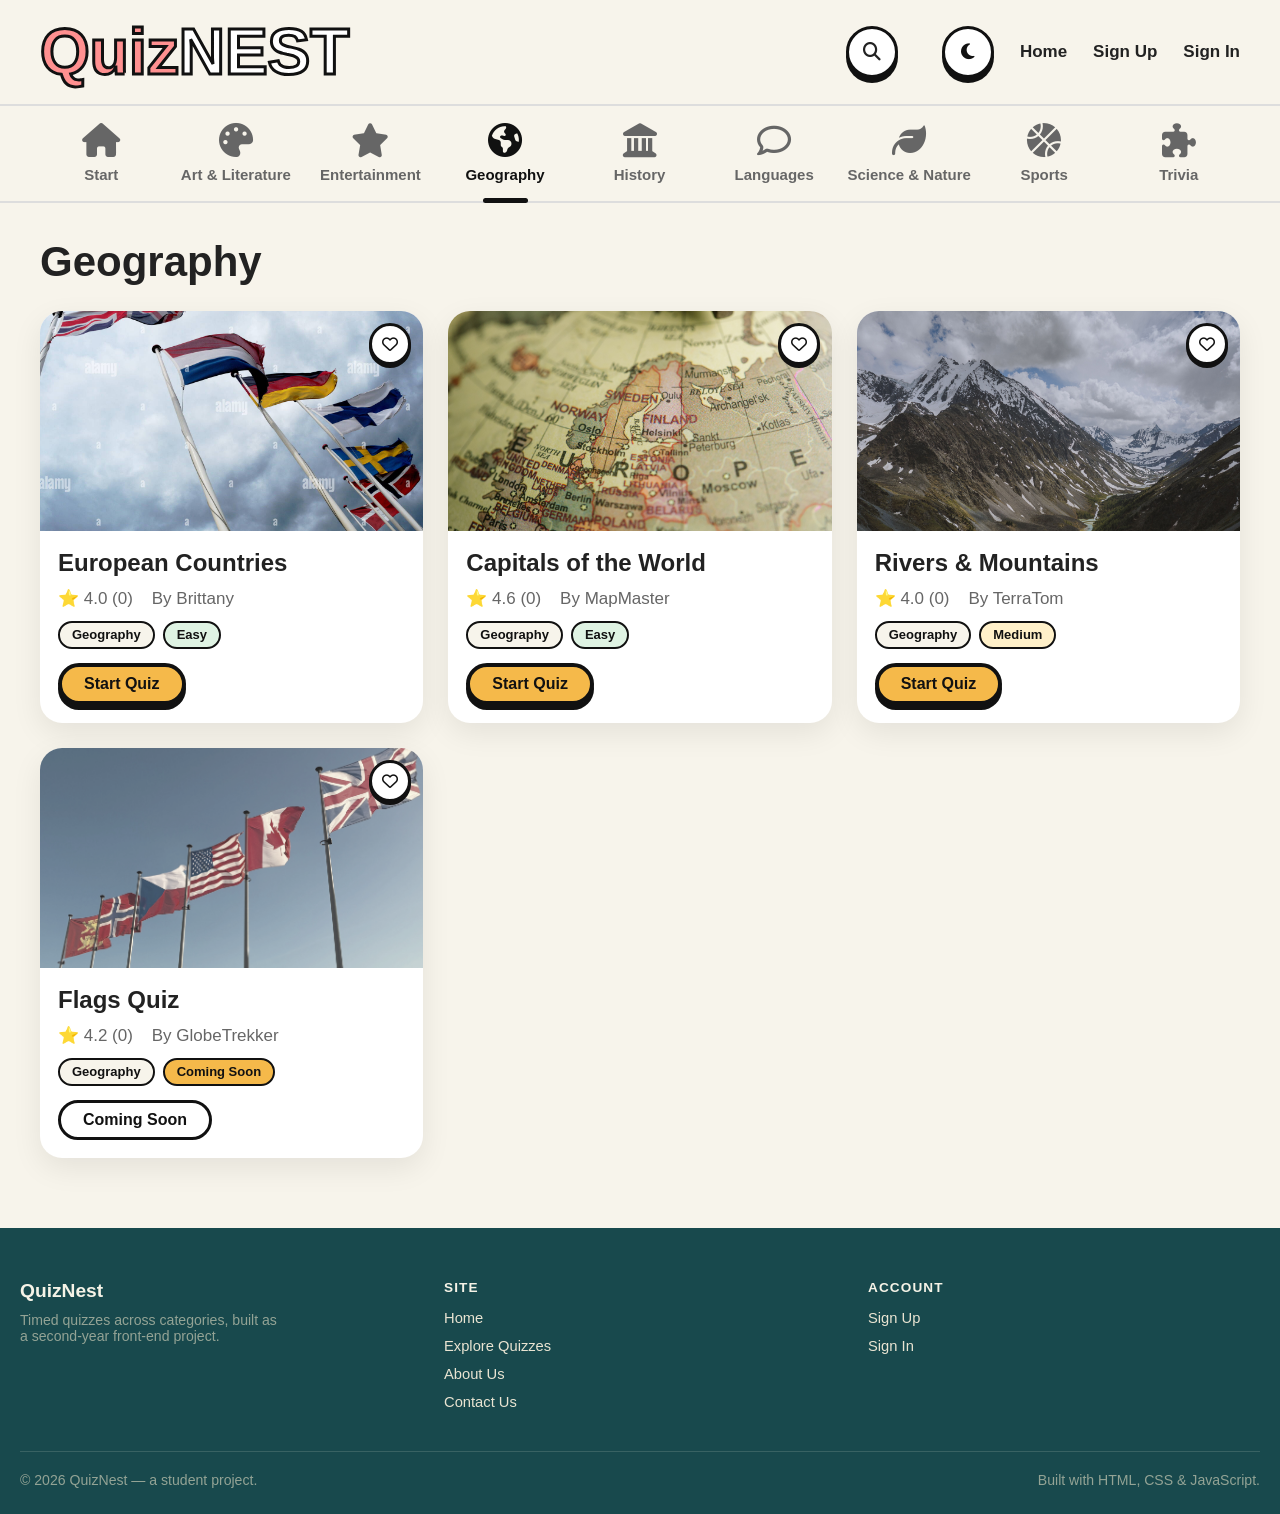
<file: files/geography.html>
<!DOCTYPE html>
<html lang="en">
<head>
    <meta charset="UTF-8">
    <meta name="viewport" content="width=device-width, initial-scale=1.0">
    <title>QuizNest - Geography</title>

    <script src="../theme.js"></script>
    <link rel="stylesheet" href="../style.css">
    <link rel="stylesheet" href="https://cdnjs.cloudflare.com/ajax/libs/font-awesome/6.5.1/css/all.min.css">
</head>

<body data-page="category">

    <!-- ================= HEADER ================= -->
    <header class="site-header">

        <div class="logo">
            <a href="../index.html#/" aria-label="QuizNest home"><h1>Quiz<span>NEST</span></h1></a>
        </div>

        <div class="header-actions">

            <!-- Icon-first CSS-only search: independent of the hamburger dropdown -->
            <div class="search-toggle-wrap">

                <input type="checkbox" id="search-toggle" aria-hidden="true">

                <label for="search-toggle" class="search-icon-btn" aria-label="Toggle search bar">
                    <i class="fa-solid fa-magnifying-glass"></i>
                </label>

                <form class="search-bar" role="search" action="#" method="get">
                    <label for="search-input" class="visually-hidden">Search quizzes</label>
                    <input type="search" id="search-input" name="q" placeholder="Search quizzes...">
                    <button type="submit" aria-label="Submit search">
                        <i class="fa-solid fa-magnifying-glass"></i>
                    </button>
                </form>

            </div>

            <!-- Desktop navigation (hidden on mobile).
                 data-auth="user" = only when signed in, data-auth="guest" = only when signed out
                 (category.js switches them using the same login data as index.html) -->
            <nav class="desktop-menu" aria-label="Primary navigation">
                <a href="../index.html#/"><i class="fa-solid fa-house"></i><span>Home</span></a>
                <a href="../index.html#/dashboard" data-auth="user"><i class="fa-solid fa-gauge"></i><span>Hi, <span data-user-name></span></span></a>
                <a href="../index.html#/signup" data-auth="guest"><i class="fa-solid fa-user-plus"></i><span>Sign Up</span></a>
                <a href="../index.html#/signin" data-auth="guest"><i class="fa-solid fa-right-to-bracket"></i><span>Sign In</span></a>
                <a href="../index.html#/" data-auth="user" data-action="logout"><i class="fa-solid fa-right-from-bracket"></i><span>Log Out</span></a>
            </nav>

            <!-- Mobile navigation: CSS-only checkbox dropdown, links only -->
            <div class="mobile-menu">

                <input type="checkbox" id="menu-toggle" aria-hidden="true">

                <label for="menu-toggle" class="menu-btn" aria-label="Toggle navigation menu">
                    <i class="fa-solid fa-bars"></i>
                </label>

                <nav class="dropdown-menu" aria-label="Mobile navigation">
                    <a href="../index.html#/"><i class="fa-solid fa-house"></i><span>Home</span></a>
                    <a href="../index.html#/dashboard" data-auth="user"><i class="fa-solid fa-gauge"></i><span>Hi, <span data-user-name></span></span></a>
                    <a href="../index.html#/signup" data-auth="guest"><i class="fa-solid fa-user-plus"></i><span>Sign Up</span></a>
                    <a href="../index.html#/signin" data-auth="guest"><i class="fa-solid fa-right-to-bracket"></i><span>Sign In</span></a>
                    <a href="../index.html#/" data-auth="user" data-action="logout"><i class="fa-solid fa-right-from-bracket"></i><span>Log Out</span></a>
                </nav>

            </div>

        </div>

    </header>

    <!-- ================= CATEGORY NAVIGATION ================= -->

    <nav class="category-nav" aria-label="Quiz categories">

        <a href="../index.html">
            <i class="fa-solid fa-house"></i>
            <span>Start</span>
        </a>

        <a href="art-literature.html">
            <i class="fa-solid fa-palette"></i>
            <span>Art &amp; Literature</span>
        </a>

        <a href="entertainment.html">
            <i class="fa-solid fa-star"></i>
            <span>Entertainment</span>
        </a>

        <a href="geography.html" class="active">
            <i class="fa-solid fa-earth-americas"></i>
            <span>Geography</span>
        </a>

        <a href="history.html">
            <i class="fa-solid fa-landmark"></i>
            <span>History</span>
        </a>

        <a href="languages.html">
            <i class="fa-regular fa-comment"></i>
            <span>Languages</span>
        </a>

        <a href="science-nature.html">
            <i class="fa-solid fa-leaf"></i>
            <span>Science &amp; Nature</span>
        </a>

        <a href="sports.html">
            <i class="fa-solid fa-basketball"></i>
            <span>Sports</span>
        </a>

        <a href="trivia.html">
            <i class="fa-solid fa-puzzle-piece"></i>
            <span>Trivia</span>
        </a>

    </nav>

    <main>

    <!-- ================= GEOGRAPHY ================= -->

    <section class="recent" id="geography">

        <h2>Geography</h2>

        <div class="quiz-grid popular-grid">

            <!-- TODO: put this quiz's HTML file in data-quiz-href (e.g. "your-quiz-file.html"). Empty = not linked yet. -->
            <div class="quiz-card" data-quiz-id="geography-capitals-of-the-world" data-quiz-href="" data-category="geography" data-author="MapMaster" data-rating="4.6">
                <button type="button" class="fav-btn" data-fav="geography-capitals-of-the-world" aria-pressed="false" aria-label="Add to favourites: Capitals of the World">
                    <i class="fa-regular fa-heart" aria-hidden="true"></i>
                </button>
                <img src="../images/geo1.jpg" alt="Capitals of the World quiz thumbnail">
                <div class="card-content">
                    <h3>Capitals of the World</h3>
                    <p>⭐ 4.6 &nbsp;&nbsp; By MapMaster</p>
                </div>
            </div>
            <!-- TODO: put this quiz's HTML file in data-quiz-href (e.g. "your-quiz-file.html"). Empty = not linked yet. -->
            <div class="quiz-card" data-quiz-id="geography-rivers-and-mountains" data-quiz-href="" data-category="geography" data-author="TerraTom" data-rating="4.0">
                <button type="button" class="fav-btn" data-fav="geography-rivers-and-mountains" aria-pressed="false" aria-label="Add to favourites: Rivers &amp; Mountains">
                    <i class="fa-regular fa-heart" aria-hidden="true"></i>
                </button>
                <img src="../images/geo2.jpg" alt="Rivers &amp; Mountains quiz thumbnail">
                <div class="card-content">
                    <h3>Rivers &amp; Mountains</h3>
                    <p>⭐ 4.0 &nbsp;&nbsp; By TerraTom</p>
                </div>
            </div>
            <!-- TODO: put this quiz's HTML file in data-quiz-href (e.g. "your-quiz-file.html"). Empty = not linked yet. -->
            <div class="quiz-card" data-quiz-id="geography-flags-quiz" data-quiz-href="" data-category="geography" data-author="GlobeTrekker" data-rating="4.2">
                <button type="button" class="fav-btn" data-fav="geography-flags-quiz" aria-pressed="false" aria-label="Add to favourites: Flags Quiz">
                    <i class="fa-regular fa-heart" aria-hidden="true"></i>
                </button>
                <img src="../images/geo3.jpg" alt="Flags Quiz thumbnail">
                <div class="card-content">
                    <h3>Flags Quiz</h3>
                    <p>⭐ 4.2 &nbsp;&nbsp; By GlobeTrekker</p>
                </div>
            </div>

        </div>

    </section>

    </main>

    <footer class="site-footer">
        <div class="wrap">
            <div class="footer-grid">
                <div>
                    <div class="footer-brand">Quiz<span class="accent">Nest</span></div>
                    <p>Timed quizzes across categories, built as a second-year front-end project.</p>
                </div>

                <nav class="footer-col" aria-label="Site links">
                    <h4>Site</h4>
                    <ul>
                        <li><a href="../index.html#/">Home</a></li>
                        <li><a href="explore.html">Explore Quizzes</a></li>
                        <li><a href="About.html">About Us</a></li>
                        <li><a href="contact.html">Contact Us</a></li>
                    </ul>
                </nav>

                <nav class="footer-col" aria-label="Account links">
                    <h4>Account</h4>
                    <ul>
                        <li data-auth="guest"><a href="../index.html#/signup">Sign Up</a></li>
                        <li data-auth="guest"><a href="../index.html#/signin">Sign In</a></li>
                        <li data-auth="user"><a href="../index.html#/dashboard">Dashboard</a></li>
                        <li data-auth="user"><a href="../index.html#/" data-action="logout">Log Out</a></li>
                    </ul>
                </nav>
            </div>

            <div class="footer-bottom">
                <p>&copy; 2026 QuizNest — a student project.</p>
                <p>Built with HTML, CSS &amp; JavaScript.</p>
            </div>
        </div>
    </footer>

    <!-- Makes the cards clickable and the hearts work -->
    <script src="../quiz-data.js"></script>
    <script src="category.js"></script>

</body>
</html>
</file>
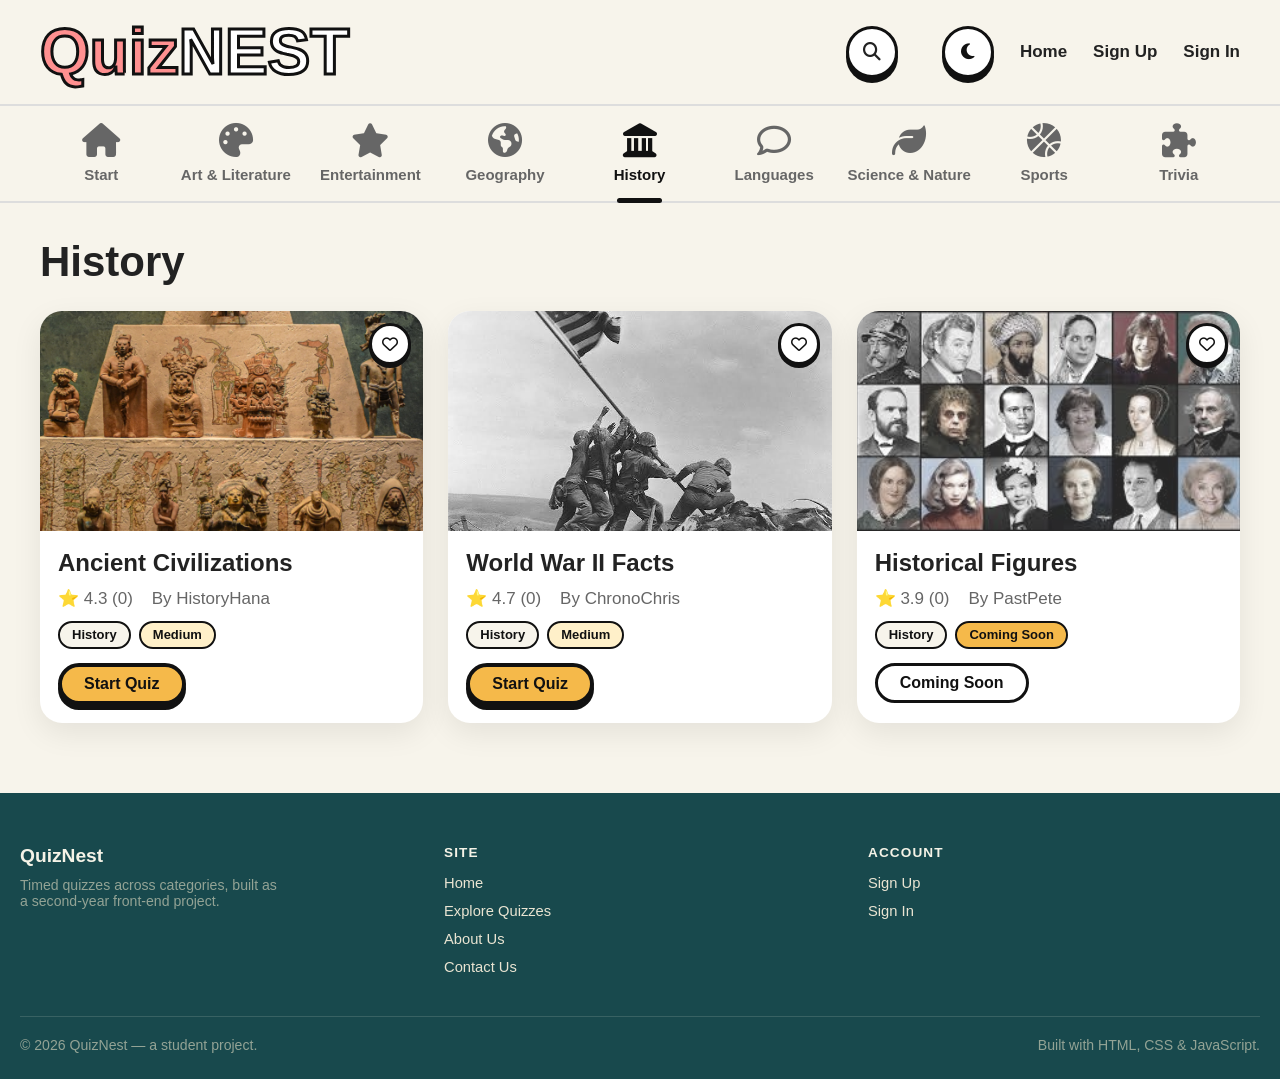
<file: files/history.html>
<!DOCTYPE html>
<html lang="en">
<head>
    <meta charset="UTF-8">
    <meta name="viewport" content="width=device-width, initial-scale=1.0">
    <title>QuizNest - History</title>

    <script src="../theme.js"></script>
    <link rel="stylesheet" href="../style.css">
    <link rel="stylesheet" href="https://cdnjs.cloudflare.com/ajax/libs/font-awesome/6.5.1/css/all.min.css">
</head>

<body data-page="category">

    <!-- ================= HEADER ================= -->
    <header class="site-header">

        <div class="logo">
            <a href="../index.html#/" aria-label="QuizNest home"><h1>Quiz<span>NEST</span></h1></a>
        </div>

        <div class="header-actions">

            <!-- Icon-first CSS-only search: independent of the hamburger dropdown -->
            <div class="search-toggle-wrap">

                <input type="checkbox" id="search-toggle" aria-hidden="true">

                <label for="search-toggle" class="search-icon-btn" aria-label="Toggle search bar">
                    <i class="fa-solid fa-magnifying-glass"></i>
                </label>

                <form class="search-bar" role="search" action="#" method="get">
                    <label for="search-input" class="visually-hidden">Search quizzes</label>
                    <input type="search" id="search-input" name="q" placeholder="Search quizzes...">
                    <button type="submit" aria-label="Submit search">
                        <i class="fa-solid fa-magnifying-glass"></i>
                    </button>
                </form>

            </div>

            <!-- Desktop navigation (hidden on mobile).
                 data-auth="user" = only when signed in, data-auth="guest" = only when signed out
                 (category.js switches them using the same login data as index.html) -->
            <nav class="desktop-menu" aria-label="Primary navigation">
                <a href="../index.html#/"><i class="fa-solid fa-house"></i><span>Home</span></a>
                <a href="../index.html#/dashboard" data-auth="user"><i class="fa-solid fa-gauge"></i><span>Hi, <span data-user-name></span></span></a>
                <a href="../index.html#/signup" data-auth="guest"><i class="fa-solid fa-user-plus"></i><span>Sign Up</span></a>
                <a href="../index.html#/signin" data-auth="guest"><i class="fa-solid fa-right-to-bracket"></i><span>Sign In</span></a>
                <a href="../index.html#/" data-auth="user" data-action="logout"><i class="fa-solid fa-right-from-bracket"></i><span>Log Out</span></a>
            </nav>

            <!-- Mobile navigation: CSS-only checkbox dropdown, links only -->
            <div class="mobile-menu">

                <input type="checkbox" id="menu-toggle" aria-hidden="true">

                <label for="menu-toggle" class="menu-btn" aria-label="Toggle navigation menu">
                    <i class="fa-solid fa-bars"></i>
                </label>

                <nav class="dropdown-menu" aria-label="Mobile navigation">
                    <a href="../index.html#/"><i class="fa-solid fa-house"></i><span>Home</span></a>
                    <a href="../index.html#/dashboard" data-auth="user"><i class="fa-solid fa-gauge"></i><span>Hi, <span data-user-name></span></span></a>
                    <a href="../index.html#/signup" data-auth="guest"><i class="fa-solid fa-user-plus"></i><span>Sign Up</span></a>
                    <a href="../index.html#/signin" data-auth="guest"><i class="fa-solid fa-right-to-bracket"></i><span>Sign In</span></a>
                    <a href="../index.html#/" data-auth="user" data-action="logout"><i class="fa-solid fa-right-from-bracket"></i><span>Log Out</span></a>
                </nav>

            </div>

        </div>

    </header>

    <!-- ================= CATEGORY NAVIGATION ================= -->

    <nav class="category-nav" aria-label="Quiz categories">

        <a href="../index.html">
            <i class="fa-solid fa-house"></i>
            <span>Start</span>
        </a>

        <a href="art-literature.html">
            <i class="fa-solid fa-palette"></i>
            <span>Art &amp; Literature</span>
        </a>

        <a href="entertainment.html">
            <i class="fa-solid fa-star"></i>
            <span>Entertainment</span>
        </a>

        <a href="geography.html">
            <i class="fa-solid fa-earth-americas"></i>
            <span>Geography</span>
        </a>

        <a href="history.html" class="active">
            <i class="fa-solid fa-landmark"></i>
            <span>History</span>
        </a>

        <a href="languages.html">
            <i class="fa-regular fa-comment"></i>
            <span>Languages</span>
        </a>

        <a href="science-nature.html">
            <i class="fa-solid fa-leaf"></i>
            <span>Science &amp; Nature</span>
        </a>

        <a href="sports.html">
            <i class="fa-solid fa-basketball"></i>
            <span>Sports</span>
        </a>

        <a href="trivia.html">
            <i class="fa-solid fa-puzzle-piece"></i>
            <span>Trivia</span>
        </a>

    </nav>

    <main>

    <!-- ================= HISTORY ================= -->

    <section class="recent" id="history">

        <h2>History</h2>

        <div class="quiz-grid popular-grid">

            <!-- TODO: put this quiz's HTML file in data-quiz-href (e.g. "your-quiz-file.html"). Empty = not linked yet. -->
            <div class="quiz-card" data-quiz-id="history-ancient-civilizations" data-quiz-href="" data-category="history" data-author="HistoryHana" data-rating="4.3">
                <button type="button" class="fav-btn" data-fav="history-ancient-civilizations" aria-pressed="false" aria-label="Add to favourites: Ancient Civilizations">
                    <i class="fa-regular fa-heart" aria-hidden="true"></i>
                </button>
                <img src="../images/hist1.jpg" alt="Ancient Civilizations quiz thumbnail">
                <div class="card-content">
                    <h3>Ancient Civilizations</h3>
                    <p>⭐ 4.3 &nbsp;&nbsp; By HistoryHana</p>
                </div>
            </div>
            <!-- TODO: put this quiz's HTML file in data-quiz-href (e.g. "your-quiz-file.html"). Empty = not linked yet. -->
            <div class="quiz-card" data-quiz-id="history-world-war-ii-facts" data-quiz-href="" data-category="history" data-author="ChronoChris" data-rating="4.7">
                <button type="button" class="fav-btn" data-fav="history-world-war-ii-facts" aria-pressed="false" aria-label="Add to favourites: World War II Facts">
                    <i class="fa-regular fa-heart" aria-hidden="true"></i>
                </button>
                <img src="../images/hist2.jpeg" alt="World War II Facts quiz thumbnail">
                <div class="card-content">
                    <h3>World War II Facts</h3>
                    <p>⭐ 4.7 &nbsp;&nbsp; By ChronoChris</p>
                </div>
            </div>
            <!-- TODO: put this quiz's HTML file in data-quiz-href (e.g. "your-quiz-file.html"). Empty = not linked yet. -->
            <div class="quiz-card" data-quiz-id="history-historical-figures" data-quiz-href="" data-category="history" data-author="PastPete" data-rating="3.9">
                <button type="button" class="fav-btn" data-fav="history-historical-figures" aria-pressed="false" aria-label="Add to favourites: Historical Figures">
                    <i class="fa-regular fa-heart" aria-hidden="true"></i>
                </button>
                <img src="../images/hist3.jpeg" alt="Historical Figures quiz thumbnail">
                <div class="card-content">
                    <h3>Historical Figures</h3>
                    <p>⭐ 3.9 &nbsp;&nbsp; By PastPete</p>
                </div>
            </div>

        </div>

    </section>

    </main>

    <footer class="site-footer">
        <div class="wrap">
            <div class="footer-grid">
                <div>
                    <div class="footer-brand">Quiz<span class="accent">Nest</span></div>
                    <p>Timed quizzes across categories, built as a second-year front-end project.</p>
                </div>

                <nav class="footer-col" aria-label="Site links">
                    <h4>Site</h4>
                    <ul>
                        <li><a href="../index.html#/">Home</a></li>
                        <li><a href="explore.html">Explore Quizzes</a></li>
                        <li><a href="About.html">About Us</a></li>
                        <li><a href="contact.html">Contact Us</a></li>
                    </ul>
                </nav>

                <nav class="footer-col" aria-label="Account links">
                    <h4>Account</h4>
                    <ul>
                        <li data-auth="guest"><a href="../index.html#/signup">Sign Up</a></li>
                        <li data-auth="guest"><a href="../index.html#/signin">Sign In</a></li>
                        <li data-auth="user"><a href="../index.html#/dashboard">Dashboard</a></li>
                        <li data-auth="user"><a href="../index.html#/" data-action="logout">Log Out</a></li>
                    </ul>
                </nav>
            </div>

            <div class="footer-bottom">
                <p>&copy; 2026 QuizNest — a student project.</p>
                <p>Built with HTML, CSS &amp; JavaScript.</p>
            </div>
        </div>
    </footer>

    <!-- Makes the cards clickable and the hearts work -->
    <script src="../quiz-data.js"></script>
    <script src="category.js"></script>

</body>
</html>
</file>
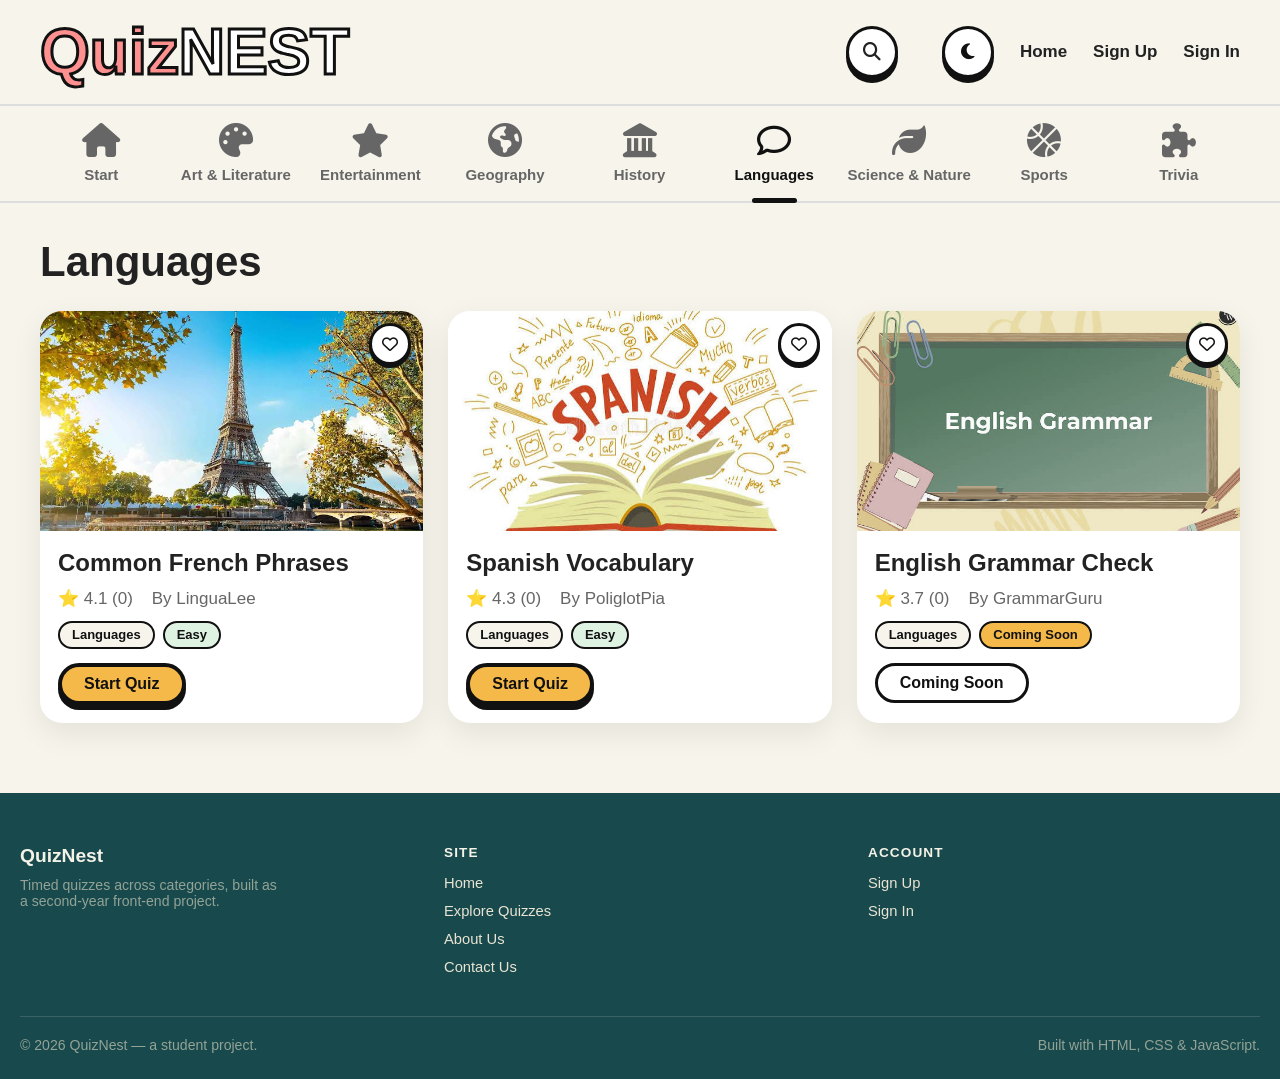
<file: files/languages.html>
<!DOCTYPE html>
<html lang="en">
<head>
    <meta charset="UTF-8">
    <meta name="viewport" content="width=device-width, initial-scale=1.0">
    <title>QuizNest - Languages</title>

    <script src="../theme.js"></script>
    <link rel="stylesheet" href="../style.css">
    <link rel="stylesheet" href="https://cdnjs.cloudflare.com/ajax/libs/font-awesome/6.5.1/css/all.min.css">
</head>

<body data-page="category">

    <!-- ================= HEADER ================= -->
    <header class="site-header">

        <div class="logo">
            <a href="../index.html#/" aria-label="QuizNest home"><h1>Quiz<span>NEST</span></h1></a>
        </div>

        <div class="header-actions">

            <!-- Icon-first CSS-only search: independent of the hamburger dropdown -->
            <div class="search-toggle-wrap">

                <input type="checkbox" id="search-toggle" aria-hidden="true">

                <label for="search-toggle" class="search-icon-btn" aria-label="Toggle search bar">
                    <i class="fa-solid fa-magnifying-glass"></i>
                </label>

                <form class="search-bar" role="search" action="#" method="get">
                    <label for="search-input" class="visually-hidden">Search quizzes</label>
                    <input type="search" id="search-input" name="q" placeholder="Search quizzes...">
                    <button type="submit" aria-label="Submit search">
                        <i class="fa-solid fa-magnifying-glass"></i>
                    </button>
                </form>

            </div>

            <!-- Desktop navigation (hidden on mobile).
                 data-auth="user" = only when signed in, data-auth="guest" = only when signed out
                 (category.js switches them using the same login data as index.html) -->
            <nav class="desktop-menu" aria-label="Primary navigation">
                <a href="../index.html#/"><i class="fa-solid fa-house"></i><span>Home</span></a>
                <a href="../index.html#/dashboard" data-auth="user"><i class="fa-solid fa-gauge"></i><span>Hi, <span data-user-name></span></span></a>
                <a href="../index.html#/signup" data-auth="guest"><i class="fa-solid fa-user-plus"></i><span>Sign Up</span></a>
                <a href="../index.html#/signin" data-auth="guest"><i class="fa-solid fa-right-to-bracket"></i><span>Sign In</span></a>
                <a href="../index.html#/" data-auth="user" data-action="logout"><i class="fa-solid fa-right-from-bracket"></i><span>Log Out</span></a>
            </nav>

            <!-- Mobile navigation: CSS-only checkbox dropdown, links only -->
            <div class="mobile-menu">

                <input type="checkbox" id="menu-toggle" aria-hidden="true">

                <label for="menu-toggle" class="menu-btn" aria-label="Toggle navigation menu">
                    <i class="fa-solid fa-bars"></i>
                </label>

                <nav class="dropdown-menu" aria-label="Mobile navigation">
                    <a href="../index.html#/"><i class="fa-solid fa-house"></i><span>Home</span></a>
                    <a href="../index.html#/dashboard" data-auth="user"><i class="fa-solid fa-gauge"></i><span>Hi, <span data-user-name></span></span></a>
                    <a href="../index.html#/signup" data-auth="guest"><i class="fa-solid fa-user-plus"></i><span>Sign Up</span></a>
                    <a href="../index.html#/signin" data-auth="guest"><i class="fa-solid fa-right-to-bracket"></i><span>Sign In</span></a>
                    <a href="../index.html#/" data-auth="user" data-action="logout"><i class="fa-solid fa-right-from-bracket"></i><span>Log Out</span></a>
                </nav>

            </div>

        </div>

    </header>

    <!-- ================= CATEGORY NAVIGATION ================= -->

    <nav class="category-nav" aria-label="Quiz categories">

        <a href="../index.html">
            <i class="fa-solid fa-house"></i>
            <span>Start</span>
        </a>

        <a href="art-literature.html">
            <i class="fa-solid fa-palette"></i>
            <span>Art &amp; Literature</span>
        </a>

        <a href="entertainment.html">
            <i class="fa-solid fa-star"></i>
            <span>Entertainment</span>
        </a>

        <a href="geography.html">
            <i class="fa-solid fa-earth-americas"></i>
            <span>Geography</span>
        </a>

        <a href="history.html">
            <i class="fa-solid fa-landmark"></i>
            <span>History</span>
        </a>

        <a href="languages.html" class="active">
            <i class="fa-regular fa-comment"></i>
            <span>Languages</span>
        </a>

        <a href="science-nature.html">
            <i class="fa-solid fa-leaf"></i>
            <span>Science &amp; Nature</span>
        </a>

        <a href="sports.html">
            <i class="fa-solid fa-basketball"></i>
            <span>Sports</span>
        </a>

        <a href="trivia.html">
            <i class="fa-solid fa-puzzle-piece"></i>
            <span>Trivia</span>
        </a>

    </nav>

    <main>

    <!-- ================= LANGUAGES ================= -->

    <section class="recent" id="languages">

        <h2>Languages</h2>

        <div class="quiz-grid popular-grid">

            <!-- TODO: put this quiz's HTML file in data-quiz-href (e.g. "your-quiz-file.html"). Empty = not linked yet. -->
            <div class="quiz-card" data-quiz-id="languages-common-french-phrases" data-quiz-href="" data-category="languages" data-author="LinguaLee" data-rating="4.1">
                <button type="button" class="fav-btn" data-fav="languages-common-french-phrases" aria-pressed="false" aria-label="Add to favourites: Common French Phrases">
                    <i class="fa-regular fa-heart" aria-hidden="true"></i>
                </button>
                <img src="../images/lang1.jpeg" alt="Common French Phrases quiz thumbnail">
                <div class="card-content">
                    <h3>Common French Phrases</h3>
                    <p>⭐ 4.1 &nbsp;&nbsp; By LinguaLee</p>
                </div>
            </div>
            <!-- TODO: put this quiz's HTML file in data-quiz-href (e.g. "your-quiz-file.html"). Empty = not linked yet. -->
            <div class="quiz-card" data-quiz-id="languages-spanish-vocabulary" data-quiz-href="" data-category="languages" data-author="PoliglotPia" data-rating="4.3">
                <button type="button" class="fav-btn" data-fav="languages-spanish-vocabulary" aria-pressed="false" aria-label="Add to favourites: Spanish Vocabulary">
                    <i class="fa-regular fa-heart" aria-hidden="true"></i>
                </button>
                <img src="../images/lang2.jpeg" alt="Spanish Vocabulary quiz thumbnail">
                <div class="card-content">
                    <h3>Spanish Vocabulary</h3>
                    <p>⭐ 4.3 &nbsp;&nbsp; By PoliglotPia</p>
                </div>
            </div>
            <!-- TODO: put this quiz's HTML file in data-quiz-href (e.g. "your-quiz-file.html"). Empty = not linked yet. -->
            <div class="quiz-card" data-quiz-id="languages-english-grammar-check" data-quiz-href="" data-category="languages" data-author="GrammarGuru" data-rating="3.7">
                <button type="button" class="fav-btn" data-fav="languages-english-grammar-check" aria-pressed="false" aria-label="Add to favourites: English Grammar Check">
                    <i class="fa-regular fa-heart" aria-hidden="true"></i>
                </button>
                <img src="../images/lang3.jpeg" alt="English Grammar Check quiz thumbnail">
                <div class="card-content">
                    <h3>English Grammar Check</h3>
                    <p>⭐ 3.7 &nbsp;&nbsp; By GrammarGuru</p>
                </div>
            </div>

        </div>

    </section>

    </main>

    <footer class="site-footer">
        <div class="wrap">
            <div class="footer-grid">
                <div>
                    <div class="footer-brand">Quiz<span class="accent">Nest</span></div>
                    <p>Timed quizzes across categories, built as a second-year front-end project.</p>
                </div>

                <nav class="footer-col" aria-label="Site links">
                    <h4>Site</h4>
                    <ul>
                        <li><a href="../index.html#/">Home</a></li>
                        <li><a href="explore.html">Explore Quizzes</a></li>
                        <li><a href="About.html">About Us</a></li>
                        <li><a href="contact.html">Contact Us</a></li>
                    </ul>
                </nav>

                <nav class="footer-col" aria-label="Account links">
                    <h4>Account</h4>
                    <ul>
                        <li data-auth="guest"><a href="../index.html#/signup">Sign Up</a></li>
                        <li data-auth="guest"><a href="../index.html#/signin">Sign In</a></li>
                        <li data-auth="user"><a href="../index.html#/dashboard">Dashboard</a></li>
                        <li data-auth="user"><a href="../index.html#/" data-action="logout">Log Out</a></li>
                    </ul>
                </nav>
            </div>

            <div class="footer-bottom">
                <p>&copy; 2026 QuizNest — a student project.</p>
                <p>Built with HTML, CSS &amp; JavaScript.</p>
            </div>
        </div>
    </footer>

    <!-- Makes the cards clickable and the hearts work -->
    <script src="../quiz-data.js"></script>
    <script src="category.js"></script>

</body>
</html>
</file>
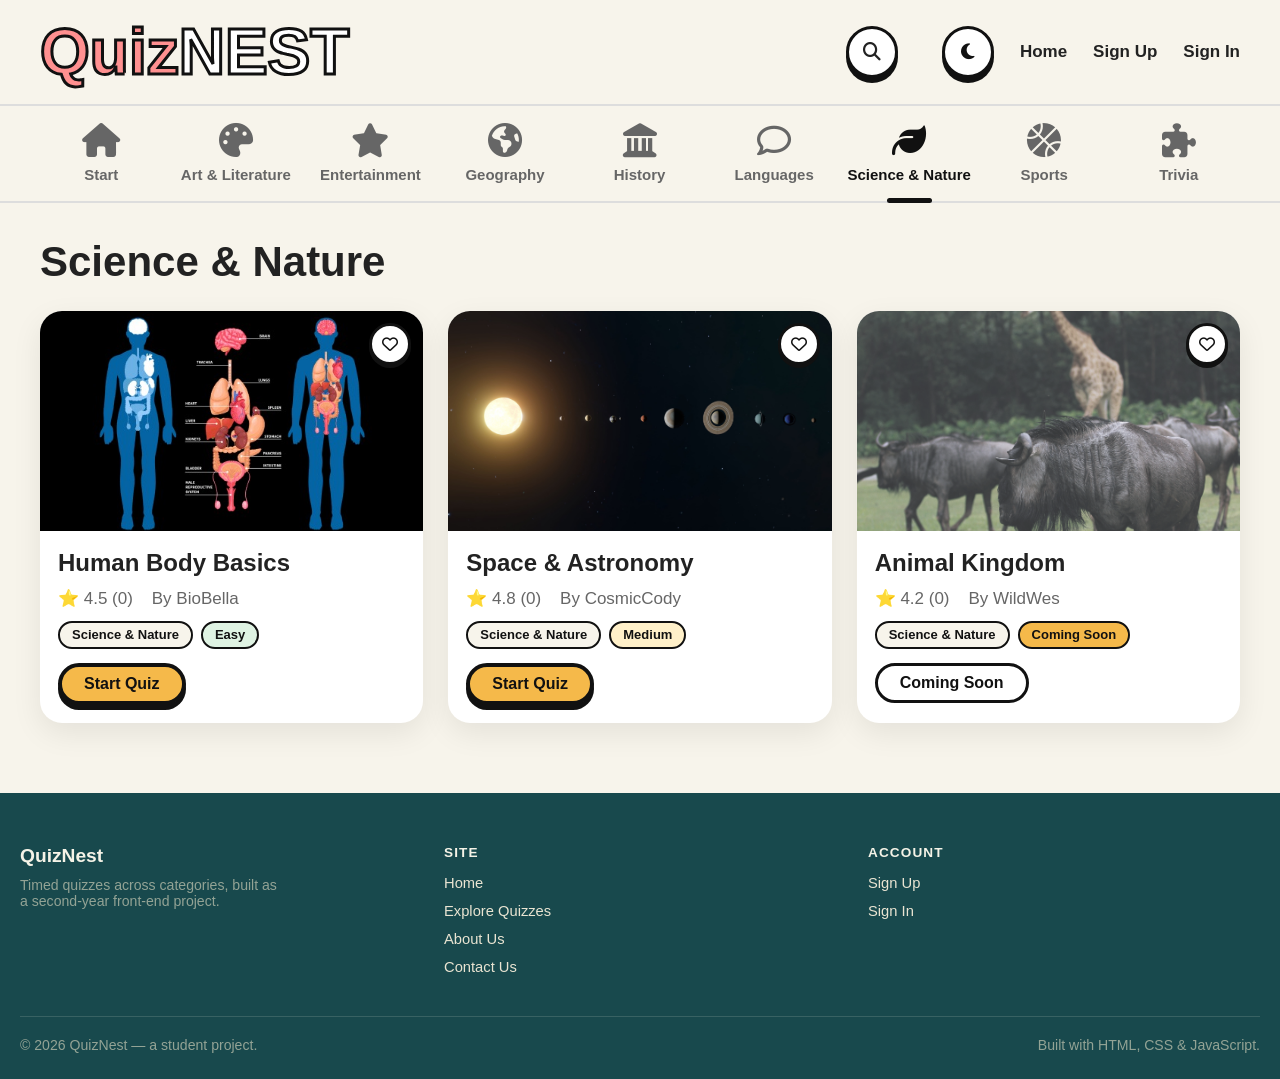
<file: files/science-nature.html>
<!DOCTYPE html>
<html lang="en">
<head>
    <meta charset="UTF-8">
    <meta name="viewport" content="width=device-width, initial-scale=1.0">
    <title>QuizNest - Science &amp; Nature</title>

    <script src="../theme.js"></script>
    <link rel="stylesheet" href="../style.css">
    <link rel="stylesheet" href="https://cdnjs.cloudflare.com/ajax/libs/font-awesome/6.5.1/css/all.min.css">
</head>

<body data-page="category">

    <!-- ================= HEADER ================= -->
    <header class="site-header">

        <div class="logo">
            <a href="../index.html#/" aria-label="QuizNest home"><h1>Quiz<span>NEST</span></h1></a>
        </div>

        <div class="header-actions">

            <!-- Icon-first CSS-only search: independent of the hamburger dropdown -->
            <div class="search-toggle-wrap">

                <input type="checkbox" id="search-toggle" aria-hidden="true">

                <label for="search-toggle" class="search-icon-btn" aria-label="Toggle search bar">
                    <i class="fa-solid fa-magnifying-glass"></i>
                </label>

                <form class="search-bar" role="search" action="#" method="get">
                    <label for="search-input" class="visually-hidden">Search quizzes</label>
                    <input type="search" id="search-input" name="q" placeholder="Search quizzes...">
                    <button type="submit" aria-label="Submit search">
                        <i class="fa-solid fa-magnifying-glass"></i>
                    </button>
                </form>

            </div>

            <!-- Desktop navigation (hidden on mobile).
                 data-auth="user" = only when signed in, data-auth="guest" = only when signed out
                 (category.js switches them using the same login data as index.html) -->
            <nav class="desktop-menu" aria-label="Primary navigation">
                <a href="../index.html#/"><i class="fa-solid fa-house"></i><span>Home</span></a>
                <a href="../index.html#/dashboard" data-auth="user"><i class="fa-solid fa-gauge"></i><span>Hi, <span data-user-name></span></span></a>
                <a href="../index.html#/signup" data-auth="guest"><i class="fa-solid fa-user-plus"></i><span>Sign Up</span></a>
                <a href="../index.html#/signin" data-auth="guest"><i class="fa-solid fa-right-to-bracket"></i><span>Sign In</span></a>
                <a href="../index.html#/" data-auth="user" data-action="logout"><i class="fa-solid fa-right-from-bracket"></i><span>Log Out</span></a>
            </nav>

            <!-- Mobile navigation: CSS-only checkbox dropdown, links only -->
            <div class="mobile-menu">

                <input type="checkbox" id="menu-toggle" aria-hidden="true">

                <label for="menu-toggle" class="menu-btn" aria-label="Toggle navigation menu">
                    <i class="fa-solid fa-bars"></i>
                </label>

                <nav class="dropdown-menu" aria-label="Mobile navigation">
                    <a href="../index.html#/"><i class="fa-solid fa-house"></i><span>Home</span></a>
                    <a href="../index.html#/dashboard" data-auth="user"><i class="fa-solid fa-gauge"></i><span>Hi, <span data-user-name></span></span></a>
                    <a href="../index.html#/signup" data-auth="guest"><i class="fa-solid fa-user-plus"></i><span>Sign Up</span></a>
                    <a href="../index.html#/signin" data-auth="guest"><i class="fa-solid fa-right-to-bracket"></i><span>Sign In</span></a>
                    <a href="../index.html#/" data-auth="user" data-action="logout"><i class="fa-solid fa-right-from-bracket"></i><span>Log Out</span></a>
                </nav>

            </div>

        </div>

    </header>

    <!-- ================= CATEGORY NAVIGATION ================= -->

    <nav class="category-nav" aria-label="Quiz categories">

        <a href="../index.html">
            <i class="fa-solid fa-house"></i>
            <span>Start</span>
        </a>

        <a href="art-literature.html">
            <i class="fa-solid fa-palette"></i>
            <span>Art &amp; Literature</span>
        </a>

        <a href="entertainment.html">
            <i class="fa-solid fa-star"></i>
            <span>Entertainment</span>
        </a>

        <a href="geography.html">
            <i class="fa-solid fa-earth-americas"></i>
            <span>Geography</span>
        </a>

        <a href="history.html">
            <i class="fa-solid fa-landmark"></i>
            <span>History</span>
        </a>

        <a href="languages.html">
            <i class="fa-regular fa-comment"></i>
            <span>Languages</span>
        </a>

        <a href="science-nature.html" class="active">
            <i class="fa-solid fa-leaf"></i>
            <span>Science &amp; Nature</span>
        </a>

        <a href="sports.html">
            <i class="fa-solid fa-basketball"></i>
            <span>Sports</span>
        </a>

        <a href="trivia.html">
            <i class="fa-solid fa-puzzle-piece"></i>
            <span>Trivia</span>
        </a>

    </nav>

    <main>

    <!-- ================= SCIENCE &AMP; NATURE ================= -->

    <section class="recent" id="science-nature">

        <h2>Science &amp; Nature</h2>

        <div class="quiz-grid popular-grid">

            <!-- TODO: put this quiz's HTML file in data-quiz-href (e.g. "your-quiz-file.html"). Empty = not linked yet. -->
            <div class="quiz-card" data-quiz-id="science-nature-human-body-basics" data-quiz-href="" data-category="science-nature" data-author="BioBella" data-rating="4.5">
                <button type="button" class="fav-btn" data-fav="science-nature-human-body-basics" aria-pressed="false" aria-label="Add to favourites: Human Body Basics">
                    <i class="fa-regular fa-heart" aria-hidden="true"></i>
                </button>
                <img src="../images/sci1.jpeg" alt="Human Body Basics quiz thumbnail">
                <div class="card-content">
                    <h3>Human Body Basics</h3>
                    <p>⭐ 4.5 &nbsp;&nbsp; By BioBella</p>
                </div>
            </div>
            <!-- TODO: put this quiz's HTML file in data-quiz-href (e.g. "your-quiz-file.html"). Empty = not linked yet. -->
            <div class="quiz-card" data-quiz-id="science-nature-space-and-astronomy" data-quiz-href="" data-category="science-nature" data-author="CosmicCody" data-rating="4.8">
                <button type="button" class="fav-btn" data-fav="science-nature-space-and-astronomy" aria-pressed="false" aria-label="Add to favourites: Space &amp; Astronomy">
                    <i class="fa-regular fa-heart" aria-hidden="true"></i>
                </button>
                <img src="../images/sci2.jpg" alt="Space &amp; Astronomy quiz thumbnail">
                <div class="card-content">
                    <h3>Space &amp; Astronomy</h3>
                    <p>⭐ 4.8 &nbsp;&nbsp; By CosmicCody</p>
                </div>
            </div>
            <!-- TODO: put this quiz's HTML file in data-quiz-href (e.g. "your-quiz-file.html"). Empty = not linked yet. -->
            <div class="quiz-card" data-quiz-id="science-nature-animal-kingdom" data-quiz-href="" data-category="science-nature" data-author="WildWes" data-rating="4.2">
                <button type="button" class="fav-btn" data-fav="science-nature-animal-kingdom" aria-pressed="false" aria-label="Add to favourites: Animal Kingdom">
                    <i class="fa-regular fa-heart" aria-hidden="true"></i>
                </button>
                <img src="../images/sci3.jpg" alt="Animal Kingdom quiz thumbnail">
                <div class="card-content">
                    <h3>Animal Kingdom</h3>
                    <p>⭐ 4.2 &nbsp;&nbsp; By WildWes</p>
                </div>
            </div>

        </div>

    </section>

    </main>

    <footer class="site-footer">
        <div class="wrap">
            <div class="footer-grid">
                <div>
                    <div class="footer-brand">Quiz<span class="accent">Nest</span></div>
                    <p>Timed quizzes across categories, built as a second-year front-end project.</p>
                </div>

                <nav class="footer-col" aria-label="Site links">
                    <h4>Site</h4>
                    <ul>
                        <li><a href="../index.html#/">Home</a></li>
                        <li><a href="explore.html">Explore Quizzes</a></li>
                        <li><a href="About.html">About Us</a></li>
                        <li><a href="contact.html">Contact Us</a></li>
                    </ul>
                </nav>

                <nav class="footer-col" aria-label="Account links">
                    <h4>Account</h4>
                    <ul>
                        <li data-auth="guest"><a href="../index.html#/signup">Sign Up</a></li>
                        <li data-auth="guest"><a href="../index.html#/signin">Sign In</a></li>
                        <li data-auth="user"><a href="../index.html#/dashboard">Dashboard</a></li>
                        <li data-auth="user"><a href="../index.html#/" data-action="logout">Log Out</a></li>
                    </ul>
                </nav>
            </div>

            <div class="footer-bottom">
                <p>&copy; 2026 QuizNest — a student project.</p>
                <p>Built with HTML, CSS &amp; JavaScript.</p>
            </div>
        </div>
    </footer>

    <!-- Makes the cards clickable and the hearts work -->
    <script src="../quiz-data.js"></script>
    <script src="category.js"></script>

</body>
</html>
</file>
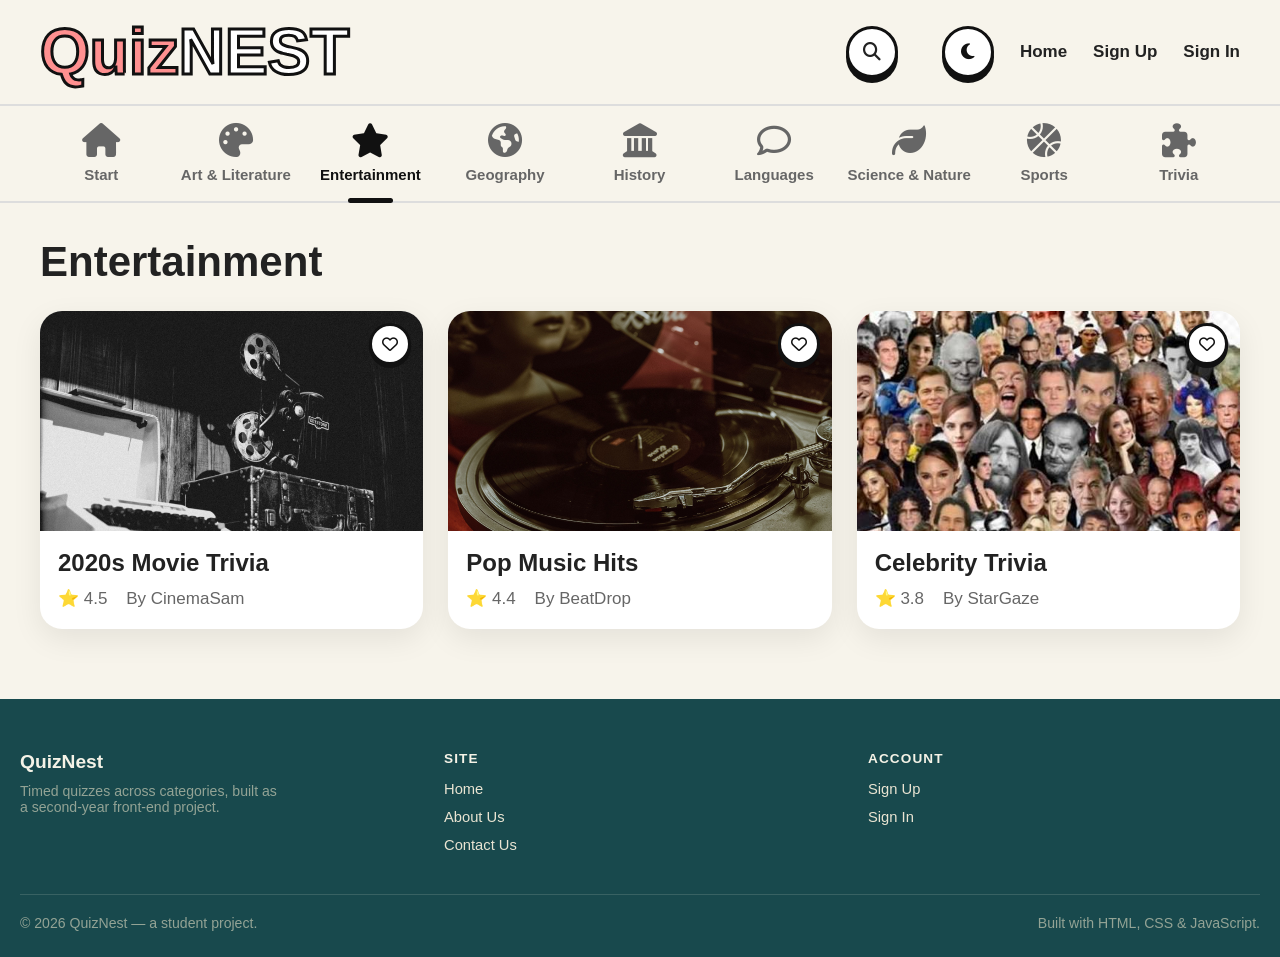
<file: files/signin.html>
<!DOCTYPE html>
<html lang="en">
<head>
    <meta charset="UTF-8">
    <meta name="viewport" content="width=device-width, initial-scale=1.0">
    <title>QuizNest - Entertainment</title>

    <script src="../theme.js"></script>
    <link rel="stylesheet" href="../style.css">
    <link rel="stylesheet" href="https://cdnjs.cloudflare.com/ajax/libs/font-awesome/6.5.1/css/all.min.css">
</head>

<body>

    <!-- ================= HEADER ================= -->
    <header class="site-header">

        <div class="logo">
            <a href="../index.html#/" aria-label="QuizNest home"><h1>Quiz<span>NEST</span></h1></a>
        </div>

        <div class="header-actions">

            <!-- Icon-first CSS-only search: independent of the hamburger dropdown -->
            <div class="search-toggle-wrap">

                <input type="checkbox" id="search-toggle" aria-hidden="true">

                <label for="search-toggle" class="search-icon-btn" aria-label="Toggle search bar">
                    <i class="fa-solid fa-magnifying-glass"></i>
                </label>

                <form class="search-bar" role="search" action="#" method="get">
                    <label for="search-input" class="visually-hidden">Search quizzes</label>
                    <input type="search" id="search-input" name="q" placeholder="Search quizzes...">
                    <button type="submit" aria-label="Submit search">
                        <i class="fa-solid fa-magnifying-glass"></i>
                    </button>
                </form>

            </div>

            <!-- Desktop navigation (hidden on mobile).
                 data-auth="user" = only when signed in, data-auth="guest" = only when signed out
                 (category.js switches them using the same login data as index.html) -->
            <nav class="desktop-menu" aria-label="Primary navigation">
                <a href="../index.html#/"><i class="fa-solid fa-house"></i><span>Home</span></a>
                <a href="../index.html#/dashboard" data-auth="user"><i class="fa-solid fa-gauge"></i><span>Hi, <span data-user-name></span></span></a>
                <a href="../index.html#/signup" data-auth="guest"><i class="fa-solid fa-user-plus"></i><span>Sign Up</span></a>
                <a href="../index.html#/signin" data-auth="guest"><i class="fa-solid fa-right-to-bracket"></i><span>Sign In</span></a>
                <a href="../index.html#/" data-auth="user" data-action="logout"><i class="fa-solid fa-right-from-bracket"></i><span>Log Out</span></a>
            </nav>

            <!-- Mobile navigation: CSS-only checkbox dropdown, links only -->
            <div class="mobile-menu">

                <input type="checkbox" id="menu-toggle" aria-hidden="true">

                <label for="menu-toggle" class="menu-btn" aria-label="Toggle navigation menu">
                    <i class="fa-solid fa-bars"></i>
                </label>

                <nav class="dropdown-menu" aria-label="Mobile navigation">
                    <a href="../index.html#/"><i class="fa-solid fa-house"></i><span>Home</span></a>
                    <a href="../index.html#/dashboard" data-auth="user"><i class="fa-solid fa-gauge"></i><span>Hi, <span data-user-name></span></span></a>
                    <a href="../index.html#/signup" data-auth="guest"><i class="fa-solid fa-user-plus"></i><span>Sign Up</span></a>
                    <a href="../index.html#/signin" data-auth="guest"><i class="fa-solid fa-right-to-bracket"></i><span>Sign In</span></a>
                    <a href="../index.html#/" data-auth="user" data-action="logout"><i class="fa-solid fa-right-from-bracket"></i><span>Log Out</span></a>
                </nav>

            </div>

        </div>

    </header>

    <!-- ================= CATEGORY NAVIGATION ================= -->

    <nav class="category-nav" aria-label="Quiz categories">

        <a href="../index.html">
            <i class="fa-solid fa-house"></i>
            <span>Start</span>
        </a>

        <a href="art-literature.html">
            <i class="fa-solid fa-palette"></i>
            <span>Art &amp; Literature</span>
        </a>

        <a href="entertainment.html" class="active">
            <i class="fa-solid fa-star"></i>
            <span>Entertainment</span>
        </a>

        <a href="geography.html">
            <i class="fa-solid fa-earth-americas"></i>
            <span>Geography</span>
        </a>

        <a href="history.html">
            <i class="fa-solid fa-landmark"></i>
            <span>History</span>
        </a>

        <a href="languages.html">
            <i class="fa-regular fa-comment"></i>
            <span>Languages</span>
        </a>

        <a href="science-nature.html">
            <i class="fa-solid fa-leaf"></i>
            <span>Science &amp; Nature</span>
        </a>

        <a href="sports.html">
            <i class="fa-solid fa-basketball"></i>
            <span>Sports</span>
        </a>

        <a href="trivia.html">
            <i class="fa-solid fa-puzzle-piece"></i>
            <span>Trivia</span>
        </a>

    </nav>

    <main>

    <!-- ================= ENTERTAINMENT ================= -->

    <section class="recent" id="entertainment">

        <h2>Entertainment</h2>

        <div class="quiz-grid popular-grid">

            <!-- TODO: put this quiz's HTML file in data-quiz-href (e.g. "your-quiz-file.html"). Empty = not linked yet. -->
            <div class="quiz-card" data-quiz-id="entertainment-2020s-movie-trivia" data-quiz-href="" data-category="entertainment" data-author="CinemaSam" data-rating="4.5">
                <button type="button" class="fav-btn" data-fav="entertainment-2020s-movie-trivia" aria-pressed="false" aria-label="Add to favourites: 2020s Movie Trivia">
                    <i class="fa-regular fa-heart" aria-hidden="true"></i>
                </button>
                <img src="../images/ent1.jpg" alt="2020s Movie Trivia quiz thumbnail">
                <div class="card-content">
                    <h3>2020s Movie Trivia</h3>
                    <p>⭐ 4.5 &nbsp;&nbsp; By CinemaSam</p>
                </div>
            </div>
            <!-- TODO: put this quiz's HTML file in data-quiz-href (e.g. "your-quiz-file.html"). Empty = not linked yet. -->
            <div class="quiz-card" data-quiz-id="entertainment-pop-music-hits" data-quiz-href="" data-category="entertainment" data-author="BeatDrop" data-rating="4.4">
                <button type="button" class="fav-btn" data-fav="entertainment-pop-music-hits" aria-pressed="false" aria-label="Add to favourites: Pop Music Hits">
                    <i class="fa-regular fa-heart" aria-hidden="true"></i>
                </button>
                <img src="../images/ent2.jpg" alt="Pop Music Hits quiz thumbnail">
                <div class="card-content">
                    <h3>Pop Music Hits</h3>
                    <p>⭐ 4.4 &nbsp;&nbsp; By BeatDrop</p>
                </div>
            </div>
            <!-- TODO: put this quiz's HTML file in data-quiz-href (e.g. "your-quiz-file.html"). Empty = not linked yet. -->
            <div class="quiz-card" data-quiz-id="entertainment-celebrity-trivia" data-quiz-href="" data-category="entertainment" data-author="StarGaze" data-rating="3.8">
                <button type="button" class="fav-btn" data-fav="entertainment-celebrity-trivia" aria-pressed="false" aria-label="Add to favourites: Celebrity Trivia">
                    <i class="fa-regular fa-heart" aria-hidden="true"></i>
                </button>
                <img src="../images/ent3.jpeg" alt="Celebrity Trivia quiz thumbnail">
                <div class="card-content">
                    <h3>Celebrity Trivia</h3>
                    <p>⭐ 3.8 &nbsp;&nbsp; By StarGaze</p>
                </div>
            </div>

        </div>

    </section>

    </main>

    <footer class="site-footer">
        <div class="wrap">
            <div class="footer-grid">
                <div>
                    <div class="footer-brand">Quiz<span class="accent">Nest</span></div>
                    <p>Timed quizzes across categories, built as a second-year front-end project.</p>
                </div>

                <nav class="footer-col" aria-label="Site links">
                    <h4>Site</h4>
                    <ul>
                        <li><a href="../index.html#/">Home</a></li>
                        <li><a href="about.html">About Us</a></li>
                        <li><a href="contact.html">Contact Us</a></li>
                    </ul>
                </nav>

                <nav class="footer-col" aria-label="Account links">
                    <h4>Account</h4>
                    <ul>
                        <li data-auth="guest"><a href="../index.html#/signup">Sign Up</a></li>
                        <li data-auth="guest"><a href="../index.html#/signin">Sign In</a></li>
                        <li data-auth="user"><a href="../index.html#/dashboard">Dashboard</a></li>
                        <li data-auth="user"><a href="../index.html#/" data-action="logout">Log Out</a></li>
                    </ul>
                </nav>
            </div>

            <div class="footer-bottom">
                <p>&copy; 2026 QuizNest — a student project.</p>
                <p>Built with HTML, CSS &amp; JavaScript.</p>
            </div>
        </div>
    </footer>

    <!-- Makes the cards clickable and the hearts work -->
    <script>
    /* =====================================================
       category.js  -  shared by every files/<category>.html page

       The quiz cards themselves are written in each category HTML file.
       This script does NOT create cards. It only:
         1. makes each existing card clickable (data-quiz-href)
         2. makes the heart (.fav-btn) add/remove favourites
         3. shows the signed-in / signed-out header links

       It uses the SAME localStorage keys as index.html:
         quiznest_users, quiznest_session, quiznest_progress_<userId|guest>
       Favourite ids for these cards are strings (e.g. "art-literature-famous-painters"),
       so they never clash with the numeric ids of the homepage quizzes.
       The card details are also saved under "quiznest_category_quizzes" so
       the dashboard on index.html can show these favourites too.
    ===================================================== */
    (() => {
      "use strict";

      // Guard: never attach the listeners twice
      if (window.__quiznestCategoryReady) return;
      window.__quiznestCategoryReady = true;

      const KEYS = {
        users: "quiznest_users",
        session: "quiznest_session",
        progress: (userId) => `quiznest_progress_${userId}`,
        categoryQuizzes: "quiznest_category_quizzes"
      };

      // Category pages live in /files, so the project root is one level up
      const PROJECT_ROOT = new URL("../", window.location.href).href;

      // "../images/a.jpg" -> "images/a.jpg" (a path that also works from index.html)
      const toRootRelative = (url) => {
        const absolute = new URL(url, window.location.href).href;
        return absolute.startsWith(PROJECT_ROOT) ? absolute.slice(PROJECT_ROOT.length) : absolute;
      };

      /* ---------- toast (same classes as index.html) ---------- */
      const TOAST_ICONS = { success: "fa-circle-check", error: "fa-circle-exclamation", info: "fa-circle-info" };

      const showToast = (message, type = "info", duration = 4500) => {
        let container = document.getElementById("toast-container");
        if (!container) {
          container = document.createElement("div");
          container.id = "toast-container";
          container.className = "toast-container";
          document.body.appendChild(container);
        }
        const toast = document.createElement("div");
        toast.className = `toast toast-${type}`;
        toast.setAttribute("role", type === "error" ? "alert" : "status");
        toast.innerHTML = `
          <i class="fa-solid ${TOAST_ICONS[type] || TOAST_ICONS.info}" aria-hidden="true"></i>
          <span class="toast-text"></span>
          <button type="button" class="toast-close" aria-label="Close notification">&times;</button>`;
        toast.querySelector(".toast-text").textContent = message;
        const removeToast = () => {
          toast.classList.add("is-leaving");
          setTimeout(() => toast.remove(), 250);
        };
        toast.querySelector(".toast-close").addEventListener("click", removeToast);
        container.appendChild(toast);
        setTimeout(removeToast, duration);
      };

      /* ---------- localStorage helpers ---------- */
      const readJSON = (key, fallback) => {
        try {
          const raw = localStorage.getItem(key);
          return raw === null ? fallback : JSON.parse(raw);
        } catch (error) {
          return fallback;
        }
      };

      const writeJSON = (key, value) => {
        try {
          localStorage.setItem(key, JSON.stringify(value));
          return true;
        } catch (error) {
          showToast("Could not save data (browser storage is unavailable or full).", "error");
          return false;
        }
      };

      /* ---------- session (same logic as index.html) ---------- */
      const getCurrentUser = () => {
        const session = readJSON(KEYS.session, null);
        if (!session || !session.userId) return null;
        const users = readJSON(KEYS.users, []);
        const user = Array.isArray(users) ? users.find((u) => u.id === session.userId) : null;
        if (!user) {
          try { localStorage.removeItem(KEYS.session); } catch (error) { /* ignore */ }
          return null;
        }
        return user;
      };

      const updateAuthUI = () => {
        const user = getCurrentUser();
        document.querySelectorAll("[data-auth]").forEach((el) => {
          el.hidden = (el.dataset.auth === "user") !== Boolean(user);
        });
        document.querySelectorAll("[data-user-name]").forEach((el) => {
          el.textContent = user ? user.name.split(" ")[0] : "";
        });
      };

      const getUid = () => {
        const user = getCurrentUser();
        return user ? user.id : "guest";
      };

      /* ---------- favourites ---------- */
      const getFavourites = (uid) => {
        const saved = readJSON(KEYS.progress(uid), null);
        return saved && Array.isArray(saved.favourites) ? saved.favourites : [];
      };

      const getCards = () => document.querySelectorAll(".quiz-card[data-quiz-id]");

      const cardTitle = (card) => {
        const heading = card.querySelector("h3");
        return heading ? heading.textContent.trim() : "this quiz";
      };

      // The details the dashboard needs to draw this quiz as a card
      const cardInfo = (card) => {
        const img = card.querySelector("img");
        const href = (card.dataset.quizHref || "").trim();
        return {
          id: card.dataset.quizId,
          title: cardTitle(card),
          author: card.dataset.author || "",
          rating: Number(card.dataset.rating) || 0,
          category: card.dataset.category || "",
          image: img ? toRootRelative(img.getAttribute("src")) : "",
          // no quiz file linked yet -> the dashboard falls back to this category page
          href: href ? toRootRelative(href) : toRootRelative(`${card.dataset.category}.html`)
        };
      };

      const saveToRegistry = (cards) => {
        let registry = readJSON(KEYS.categoryQuizzes, {});
        if (!registry || typeof registry !== "object" || Array.isArray(registry)) registry = {};
        cards.forEach((card) => { registry[card.dataset.quizId] = cardInfo(card); });
        writeJSON(KEYS.categoryQuizzes, registry);
      };

      // Same look as index.html: .is-active + solid heart when favourited
      const setHeart = (btn, active, title) => {
        btn.classList.toggle("is-active", active);
        btn.setAttribute("aria-pressed", String(active));
        btn.setAttribute("aria-label", `${active ? "Remove from" : "Add to"} favourites: ${title}`);
        const icon = btn.querySelector("i");
        if (icon) {
          icon.classList.toggle("fa-solid", active);
          icon.classList.toggle("fa-regular", !active);
        }
      };

      const refreshHearts = () => {
        const favourites = getFavourites(getUid());
        getCards().forEach((card) => {
          const btn = card.querySelector(".fav-btn");
          if (btn) setHeart(btn, favourites.includes(card.dataset.quizId), cardTitle(card));
        });
      };

      const toggleFavourite = (card) => {
        const id = card.dataset.quizId;
        const uid = getUid();
        const key = KEYS.progress(uid);

        // Keep everything else in the saved progress (attempts, inProgress) untouched
        const saved = readJSON(key, null);
        const progress = saved && typeof saved === "object" && !Array.isArray(saved) ? saved : {};
        const favourites = Array.isArray(progress.favourites) ? progress.favourites : [];
        const wasFavourite = favourites.includes(id);

        progress.favourites = wasFavourite ? favourites.filter((f) => f !== id) : [...favourites, id];
        if (!writeJSON(key, progress)) return;

        if (!wasFavourite) saveToRegistry([card]);
        refreshHearts();

        const title = cardTitle(card);
        showToast(wasFavourite ? `Removed "${title}" from favourites.` : `Added "${title}" to favourites.`, "success");
      };

      /* ---------- opening a quiz ---------- */
      const openQuiz = (card) => {
        const href = (card.dataset.quizHref || "").trim();
        if (!href) {
          showToast(`The quiz page for "${cardTitle(card)}" hasn't been linked yet.`, "info");
          return;
        }
        window.location.href = href;
      };

      /* ---------- start ---------- */
      getCards().forEach((card) => {
        card.style.cursor = "pointer";
        card.tabIndex = 0;
        card.setAttribute("role", "link");
      });

      // ONE click listener for the whole page (event delegation)
      document.addEventListener("click", (event) => {
        const logout = event.target.closest('[data-action="logout"]');
        if (logout) {
          event.preventDefault();
          try { localStorage.removeItem(KEYS.session); } catch (error) { /* ignore */ }
          updateAuthUI();
          refreshHearts();
          showToast("You have been logged out. See you soon!", "success");
          return;
        }

        const favBtn = event.target.closest(".fav-btn[data-fav]");
        if (favBtn) {
          // The heart must never open the quiz
          event.preventDefault();
          event.stopPropagation();
          const card = favBtn.closest(".quiz-card[data-quiz-id]");
          if (card) toggleFavourite(card);
          return;
        }

        if (event.target.closest("a")) return; // real links keep working

        const card = event.target.closest(".quiz-card[data-quiz-id]");
        if (card) openQuiz(card);
      });

      document.addEventListener("keydown", (event) => {
        if (event.key === "Enter" && event.target.matches && event.target.matches(".quiz-card[data-quiz-id]")) {
          event.preventDefault();
          openQuiz(event.target);
        }
      });

      const syncAll = () => {
        updateAuthUI();
        refreshHearts();
      };

      // Back/forward cache and other tabs: always show the latest saved state
      window.addEventListener("pageshow", syncAll);
      window.addEventListener("storage", syncAll);

      updateAuthUI();
      const favourites = getFavourites(getUid());
      saveToRegistry([...getCards()].filter((card) => favourites.includes(card.dataset.quizId)));
      refreshHearts();
    })();
    </script>

</body>
</html>
</file>
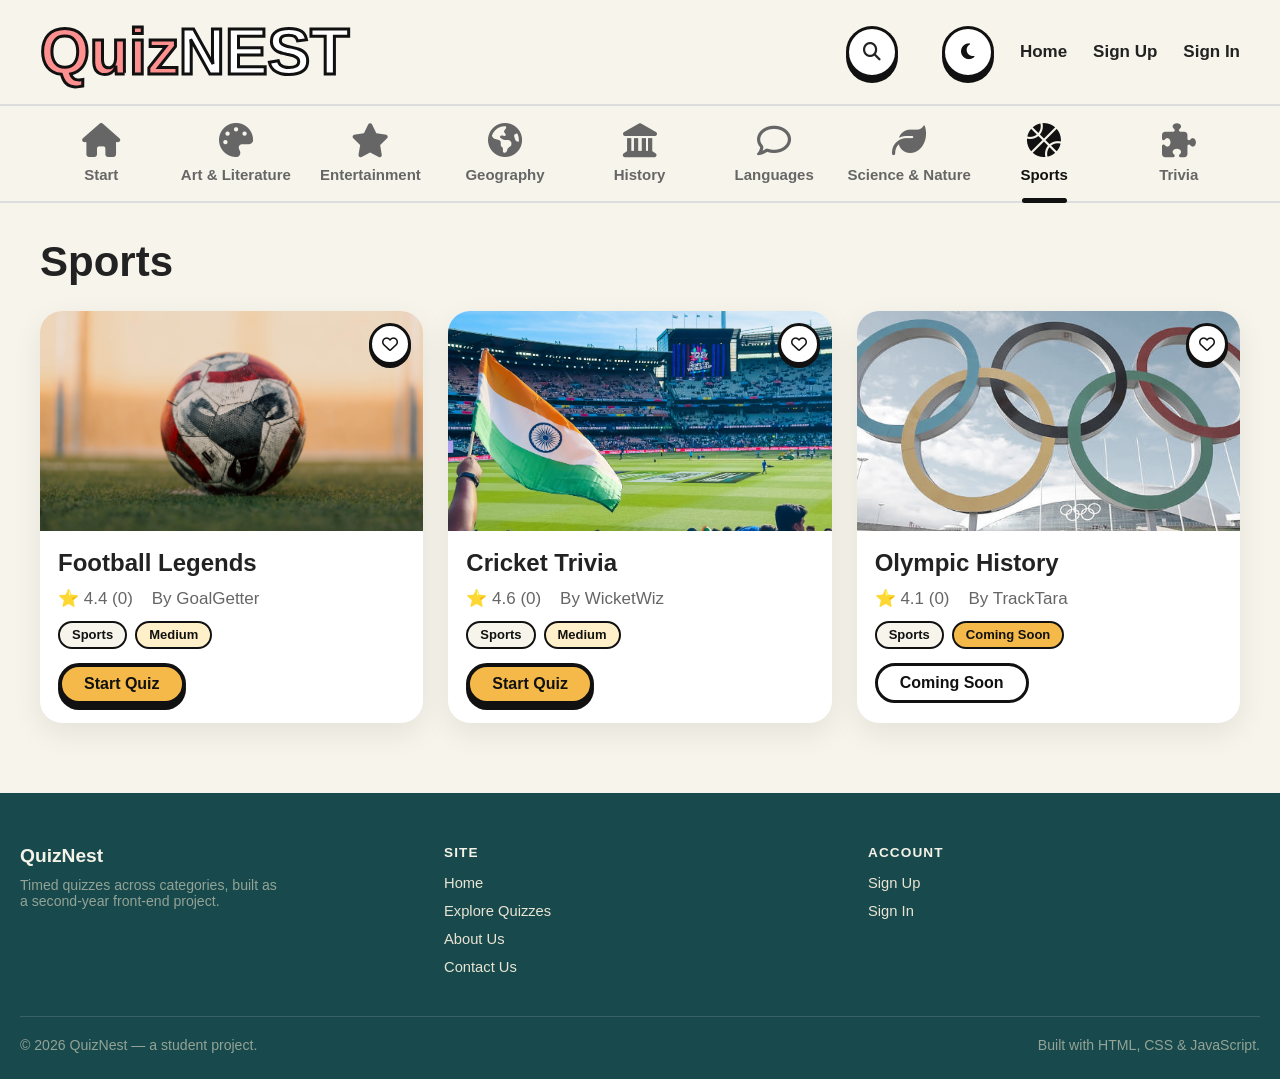
<file: files/sports.html>
<!DOCTYPE html>
<html lang="en">
<head>
    <meta charset="UTF-8">
    <meta name="viewport" content="width=device-width, initial-scale=1.0">
    <title>QuizNest - Sports</title>

    <script src="../theme.js"></script>
    <link rel="stylesheet" href="../style.css">
    <link rel="stylesheet" href="https://cdnjs.cloudflare.com/ajax/libs/font-awesome/6.5.1/css/all.min.css">
</head>

<body data-page="category">

    <!-- ================= HEADER ================= -->
    <header class="site-header">

        <div class="logo">
            <a href="../index.html#/" aria-label="QuizNest home"><h1>Quiz<span>NEST</span></h1></a>
        </div>

        <div class="header-actions">

            <!-- Icon-first CSS-only search: independent of the hamburger dropdown -->
            <div class="search-toggle-wrap">

                <input type="checkbox" id="search-toggle" aria-hidden="true">

                <label for="search-toggle" class="search-icon-btn" aria-label="Toggle search bar">
                    <i class="fa-solid fa-magnifying-glass"></i>
                </label>

                <form class="search-bar" role="search" action="#" method="get">
                    <label for="search-input" class="visually-hidden">Search quizzes</label>
                    <input type="search" id="search-input" name="q" placeholder="Search quizzes...">
                    <button type="submit" aria-label="Submit search">
                        <i class="fa-solid fa-magnifying-glass"></i>
                    </button>
                </form>

            </div>

            <!-- Desktop navigation (hidden on mobile).
                 data-auth="user" = only when signed in, data-auth="guest" = only when signed out
                 (category.js switches them using the same login data as index.html) -->
            <nav class="desktop-menu" aria-label="Primary navigation">
                <a href="../index.html#/"><i class="fa-solid fa-house"></i><span>Home</span></a>
                <a href="../index.html#/dashboard" data-auth="user"><i class="fa-solid fa-gauge"></i><span>Hi, <span data-user-name></span></span></a>
                <a href="../index.html#/signup" data-auth="guest"><i class="fa-solid fa-user-plus"></i><span>Sign Up</span></a>
                <a href="../index.html#/signin" data-auth="guest"><i class="fa-solid fa-right-to-bracket"></i><span>Sign In</span></a>
                <a href="../index.html#/" data-auth="user" data-action="logout"><i class="fa-solid fa-right-from-bracket"></i><span>Log Out</span></a>
            </nav>

            <!-- Mobile navigation: CSS-only checkbox dropdown, links only -->
            <div class="mobile-menu">

                <input type="checkbox" id="menu-toggle" aria-hidden="true">

                <label for="menu-toggle" class="menu-btn" aria-label="Toggle navigation menu">
                    <i class="fa-solid fa-bars"></i>
                </label>

                <nav class="dropdown-menu" aria-label="Mobile navigation">
                    <a href="../index.html#/"><i class="fa-solid fa-house"></i><span>Home</span></a>
                    <a href="../index.html#/dashboard" data-auth="user"><i class="fa-solid fa-gauge"></i><span>Hi, <span data-user-name></span></span></a>
                    <a href="../index.html#/signup" data-auth="guest"><i class="fa-solid fa-user-plus"></i><span>Sign Up</span></a>
                    <a href="../index.html#/signin" data-auth="guest"><i class="fa-solid fa-right-to-bracket"></i><span>Sign In</span></a>
                    <a href="../index.html#/" data-auth="user" data-action="logout"><i class="fa-solid fa-right-from-bracket"></i><span>Log Out</span></a>
                </nav>

            </div>

        </div>

    </header>

    <!-- ================= CATEGORY NAVIGATION ================= -->

    <nav class="category-nav" aria-label="Quiz categories">

        <a href="../index.html">
            <i class="fa-solid fa-house"></i>
            <span>Start</span>
        </a>

        <a href="art-literature.html">
            <i class="fa-solid fa-palette"></i>
            <span>Art &amp; Literature</span>
        </a>

        <a href="entertainment.html">
            <i class="fa-solid fa-star"></i>
            <span>Entertainment</span>
        </a>

        <a href="geography.html">
            <i class="fa-solid fa-earth-americas"></i>
            <span>Geography</span>
        </a>

        <a href="history.html">
            <i class="fa-solid fa-landmark"></i>
            <span>History</span>
        </a>

        <a href="languages.html">
            <i class="fa-regular fa-comment"></i>
            <span>Languages</span>
        </a>

        <a href="science-nature.html">
            <i class="fa-solid fa-leaf"></i>
            <span>Science &amp; Nature</span>
        </a>

        <a href="sports.html" class="active">
            <i class="fa-solid fa-basketball"></i>
            <span>Sports</span>
        </a>

        <a href="trivia.html">
            <i class="fa-solid fa-puzzle-piece"></i>
            <span>Trivia</span>
        </a>

    </nav>

    <main>

    <!-- ================= SPORTS ================= -->

    <section class="recent" id="sports">

        <h2>Sports</h2>

        <div class="quiz-grid popular-grid">

            <!-- TODO: put this quiz's HTML file in data-quiz-href (e.g. "your-quiz-file.html"). Empty = not linked yet. -->
            <div class="quiz-card" data-quiz-id="sports-football-legends" data-quiz-href="" data-category="sports" data-author="GoalGetter" data-rating="4.4">
                <button type="button" class="fav-btn" data-fav="sports-football-legends" aria-pressed="false" aria-label="Add to favourites: Football Legends">
                    <i class="fa-regular fa-heart" aria-hidden="true"></i>
                </button>
                <img src="../images/sport1.jpg" alt="Football Legends quiz thumbnail">
                <div class="card-content">
                    <h3>Football Legends</h3>
                    <p>⭐ 4.4 &nbsp;&nbsp; By GoalGetter</p>
                </div>
            </div>
            <!-- TODO: put this quiz's HTML file in data-quiz-href (e.g. "your-quiz-file.html"). Empty = not linked yet. -->
            <div class="quiz-card" data-quiz-id="sports-olympic-history" data-quiz-href="" data-category="sports" data-author="TrackTara" data-rating="4.1">
                <button type="button" class="fav-btn" data-fav="sports-olympic-history" aria-pressed="false" aria-label="Add to favourites: Olympic History">
                    <i class="fa-regular fa-heart" aria-hidden="true"></i>
                </button>
                <img src="../images/sport2.jpeg" alt="Olympic History quiz thumbnail">
                <div class="card-content">
                    <h3>Olympic History</h3>
                    <p>⭐ 4.1 &nbsp;&nbsp; By TrackTara</p>
                </div>
            </div>
            <!-- TODO: put this quiz's HTML file in data-quiz-href (e.g. "your-quiz-file.html"). Empty = not linked yet. -->
            <div class="quiz-card" data-quiz-id="sports-cricket-trivia" data-quiz-href="" data-category="sports" data-author="WicketWiz" data-rating="4.6">
                <button type="button" class="fav-btn" data-fav="sports-cricket-trivia" aria-pressed="false" aria-label="Add to favourites: Cricket Trivia">
                    <i class="fa-regular fa-heart" aria-hidden="true"></i>
                </button>
                <img src="../images/sport3.jpg" alt="Cricket Trivia quiz thumbnail">
                <div class="card-content">
                    <h3>Cricket Trivia</h3>
                    <p>⭐ 4.6 &nbsp;&nbsp; By WicketWiz</p>
                </div>
            </div>

        </div>

    </section>

    </main>

    <footer class="site-footer">
        <div class="wrap">
            <div class="footer-grid">
                <div>
                    <div class="footer-brand">Quiz<span class="accent">Nest</span></div>
                    <p>Timed quizzes across categories, built as a second-year front-end project.</p>
                </div>

                <nav class="footer-col" aria-label="Site links">
                    <h4>Site</h4>
                    <ul>
                        <li><a href="../index.html#/">Home</a></li>
                        <li><a href="explore.html">Explore Quizzes</a></li>
                        <li><a href="About.html">About Us</a></li>
                        <li><a href="contact.html">Contact Us</a></li>
                    </ul>
                </nav>

                <nav class="footer-col" aria-label="Account links">
                    <h4>Account</h4>
                    <ul>
                        <li data-auth="guest"><a href="../index.html#/signup">Sign Up</a></li>
                        <li data-auth="guest"><a href="../index.html#/signin">Sign In</a></li>
                        <li data-auth="user"><a href="../index.html#/dashboard">Dashboard</a></li>
                        <li data-auth="user"><a href="../index.html#/" data-action="logout">Log Out</a></li>
                    </ul>
                </nav>
            </div>

            <div class="footer-bottom">
                <p>&copy; 2026 QuizNest — a student project.</p>
                <p>Built with HTML, CSS &amp; JavaScript.</p>
            </div>
        </div>
    </footer>

    <!-- Makes the cards clickable and the hearts work -->
    <script src="../quiz-data.js"></script>
    <script src="category.js"></script>

</body>
</html>
</file>
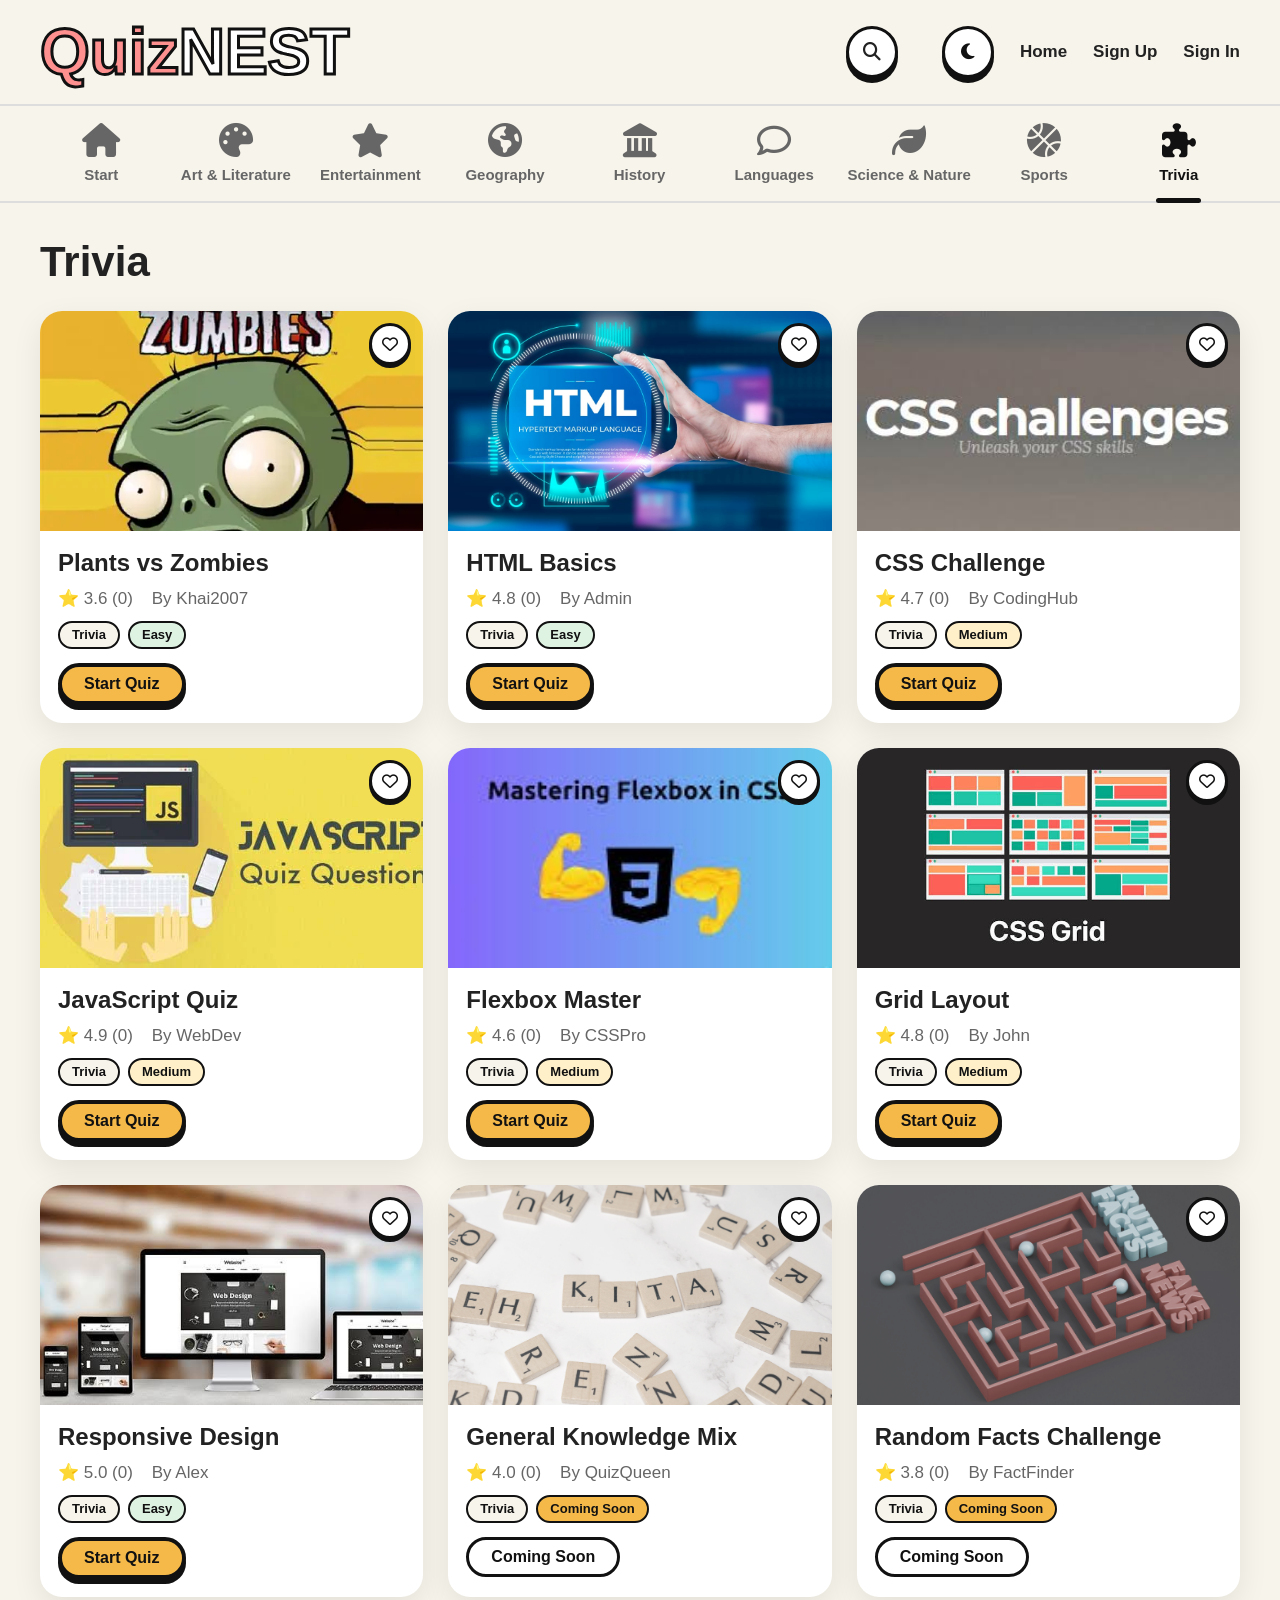
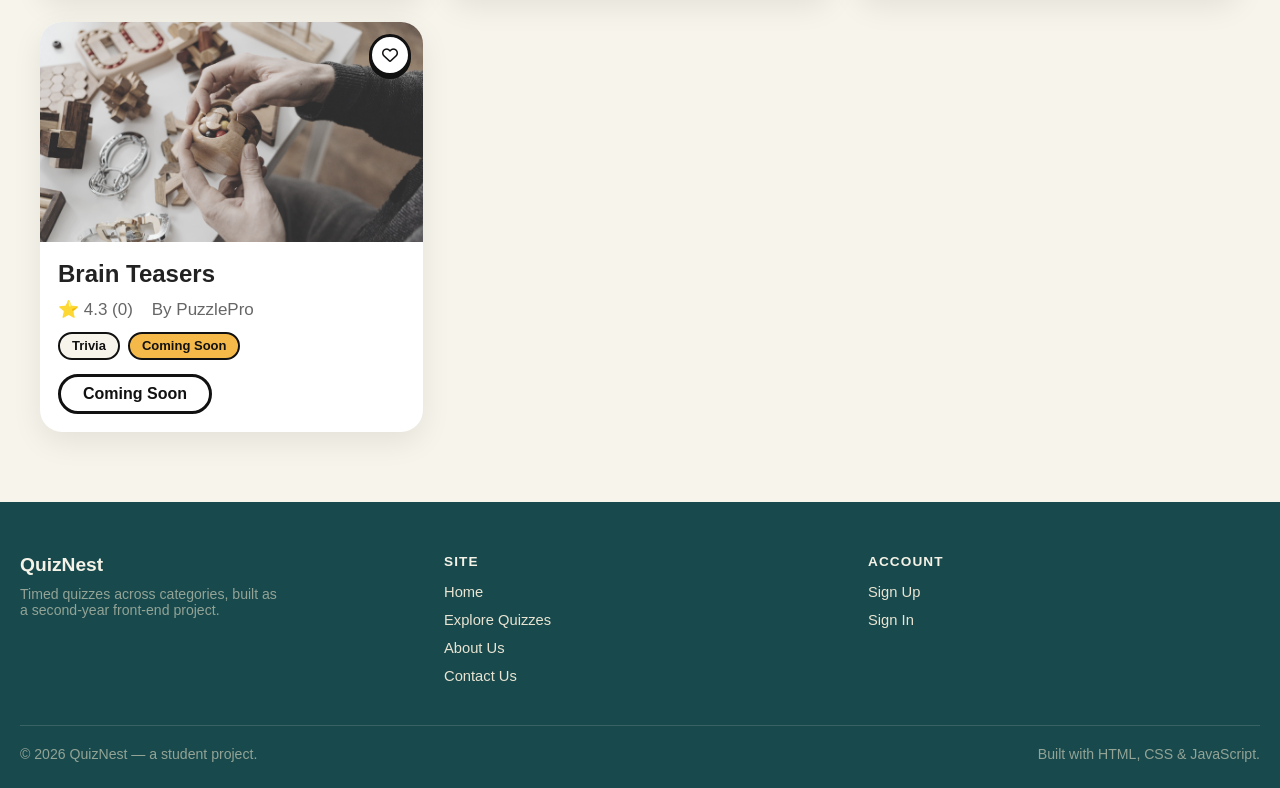
<file: files/trivia.html>
<!DOCTYPE html>
<html lang="en">
<head>
    <meta charset="UTF-8">
    <meta name="viewport" content="width=device-width, initial-scale=1.0">
    <title>QuizNest - Trivia</title>

    <script src="../theme.js"></script>
    <link rel="stylesheet" href="../style.css">
    <link rel="stylesheet" href="https://cdnjs.cloudflare.com/ajax/libs/font-awesome/6.5.1/css/all.min.css">
</head>

<body data-page="category">

    <!-- ================= HEADER ================= -->
    <header class="site-header">

        <div class="logo">
            <a href="../index.html#/" aria-label="QuizNest home"><h1>Quiz<span>NEST</span></h1></a>
        </div>

        <div class="header-actions">

            <!-- Icon-first CSS-only search: independent of the hamburger dropdown -->
            <div class="search-toggle-wrap">

                <input type="checkbox" id="search-toggle" aria-hidden="true">

                <label for="search-toggle" class="search-icon-btn" aria-label="Toggle search bar">
                    <i class="fa-solid fa-magnifying-glass"></i>
                </label>

                <form class="search-bar" role="search" action="#" method="get">
                    <label for="search-input" class="visually-hidden">Search quizzes</label>
                    <input type="search" id="search-input" name="q" placeholder="Search quizzes...">
                    <button type="submit" aria-label="Submit search">
                        <i class="fa-solid fa-magnifying-glass"></i>
                    </button>
                </form>

            </div>

            <!-- Desktop navigation (hidden on mobile).
                 data-auth="user" = only when signed in, data-auth="guest" = only when signed out
                 (category.js switches them using the same login data as index.html) -->
            <nav class="desktop-menu" aria-label="Primary navigation">
                <a href="../index.html#/"><i class="fa-solid fa-house"></i><span>Home</span></a>
                <a href="../index.html#/dashboard" data-auth="user"><i class="fa-solid fa-gauge"></i><span>Hi, <span data-user-name></span></span></a>
                <a href="../index.html#/signup" data-auth="guest"><i class="fa-solid fa-user-plus"></i><span>Sign Up</span></a>
                <a href="../index.html#/signin" data-auth="guest"><i class="fa-solid fa-right-to-bracket"></i><span>Sign In</span></a>
                <a href="../index.html#/" data-auth="user" data-action="logout"><i class="fa-solid fa-right-from-bracket"></i><span>Log Out</span></a>
            </nav>

            <!-- Mobile navigation: CSS-only checkbox dropdown, links only -->
            <div class="mobile-menu">

                <input type="checkbox" id="menu-toggle" aria-hidden="true">

                <label for="menu-toggle" class="menu-btn" aria-label="Toggle navigation menu">
                    <i class="fa-solid fa-bars"></i>
                </label>

                <nav class="dropdown-menu" aria-label="Mobile navigation">
                    <a href="../index.html#/"><i class="fa-solid fa-house"></i><span>Home</span></a>
                    <a href="../index.html#/dashboard" data-auth="user"><i class="fa-solid fa-gauge"></i><span>Hi, <span data-user-name></span></span></a>
                    <a href="../index.html#/signup" data-auth="guest"><i class="fa-solid fa-user-plus"></i><span>Sign Up</span></a>
                    <a href="../index.html#/signin" data-auth="guest"><i class="fa-solid fa-right-to-bracket"></i><span>Sign In</span></a>
                    <a href="../index.html#/" data-auth="user" data-action="logout"><i class="fa-solid fa-right-from-bracket"></i><span>Log Out</span></a>
                </nav>

            </div>

        </div>

    </header>

    <!-- ================= CATEGORY NAVIGATION ================= -->

    <nav class="category-nav" aria-label="Quiz categories">

        <a href="../index.html">
            <i class="fa-solid fa-house"></i>
            <span>Start</span>
        </a>

        <a href="art-literature.html">
            <i class="fa-solid fa-palette"></i>
            <span>Art &amp; Literature</span>
        </a>

        <a href="entertainment.html">
            <i class="fa-solid fa-star"></i>
            <span>Entertainment</span>
        </a>

        <a href="geography.html">
            <i class="fa-solid fa-earth-americas"></i>
            <span>Geography</span>
        </a>

        <a href="history.html">
            <i class="fa-solid fa-landmark"></i>
            <span>History</span>
        </a>

        <a href="languages.html">
            <i class="fa-regular fa-comment"></i>
            <span>Languages</span>
        </a>

        <a href="science-nature.html">
            <i class="fa-solid fa-leaf"></i>
            <span>Science &amp; Nature</span>
        </a>

        <a href="sports.html">
            <i class="fa-solid fa-basketball"></i>
            <span>Sports</span>
        </a>

        <a href="trivia.html" class="active">
            <i class="fa-solid fa-puzzle-piece"></i>
            <span>Trivia</span>
        </a>

    </nav>

    <main>

    <!-- ================= TRIVIA ================= -->

    <section class="recent" id="trivia">

        <h2>Trivia</h2>

        <div class="quiz-grid popular-grid">

            <!-- TODO: put this quiz's HTML file in data-quiz-href (e.g. "your-quiz-file.html"). Empty = not linked yet. -->
            <div class="quiz-card" data-quiz-id="trivia-general-knowledge-mix" data-quiz-href="" data-category="trivia" data-author="QuizQueen" data-rating="4.0">
                <button type="button" class="fav-btn" data-fav="trivia-general-knowledge-mix" aria-pressed="false" aria-label="Add to favourites: General Knowledge Mix">
                    <i class="fa-regular fa-heart" aria-hidden="true"></i>
                </button>
                <img src="../images/triv1.jpg" alt="General Knowledge Mix quiz thumbnail">
                <div class="card-content">
                    <h3>General Knowledge Mix</h3>
                    <p>⭐ 4.0 &nbsp;&nbsp; By QuizQueen</p>
                </div>
            </div>
            <!-- TODO: put this quiz's HTML file in data-quiz-href (e.g. "your-quiz-file.html"). Empty = not linked yet. -->
            <div class="quiz-card" data-quiz-id="trivia-random-facts-challenge" data-quiz-href="" data-category="trivia" data-author="FactFinder" data-rating="3.8">
                <button type="button" class="fav-btn" data-fav="trivia-random-facts-challenge" aria-pressed="false" aria-label="Add to favourites: Random Facts Challenge">
                    <i class="fa-regular fa-heart" aria-hidden="true"></i>
                </button>
                <img src="../images/triv2.jpg" alt="Random Facts Challenge quiz thumbnail">
                <div class="card-content">
                    <h3>Random Facts Challenge</h3>
                    <p>⭐ 3.8 &nbsp;&nbsp; By FactFinder</p>
                </div>
            </div>
            <!-- TODO: put this quiz's HTML file in data-quiz-href (e.g. "your-quiz-file.html"). Empty = not linked yet. -->
            <div class="quiz-card" data-quiz-id="trivia-brain-teasers" data-quiz-href="" data-category="trivia" data-author="PuzzlePro" data-rating="4.3">
                <button type="button" class="fav-btn" data-fav="trivia-brain-teasers" aria-pressed="false" aria-label="Add to favourites: Brain Teasers">
                    <i class="fa-regular fa-heart" aria-hidden="true"></i>
                </button>
                <img src="../images/triv3.jpg" alt="Brain Teasers quiz thumbnail">
                <div class="card-content">
                    <h3>Brain Teasers</h3>
                    <p>⭐ 4.3 &nbsp;&nbsp; By PuzzlePro</p>
                </div>
            </div>

        </div>

    </section>

    </main>

    <footer class="site-footer">
        <div class="wrap">
            <div class="footer-grid">
                <div>
                    <div class="footer-brand">Quiz<span class="accent">Nest</span></div>
                    <p>Timed quizzes across categories, built as a second-year front-end project.</p>
                </div>

                <nav class="footer-col" aria-label="Site links">
                    <h4>Site</h4>
                    <ul>
                        <li><a href="../index.html#/">Home</a></li>
                        <li><a href="explore.html">Explore Quizzes</a></li>
                        <li><a href="About.html">About Us</a></li>
                        <li><a href="contact.html">Contact Us</a></li>
                    </ul>
                </nav>

                <nav class="footer-col" aria-label="Account links">
                    <h4>Account</h4>
                    <ul>
                        <li data-auth="guest"><a href="../index.html#/signup">Sign Up</a></li>
                        <li data-auth="guest"><a href="../index.html#/signin">Sign In</a></li>
                        <li data-auth="user"><a href="../index.html#/dashboard">Dashboard</a></li>
                        <li data-auth="user"><a href="../index.html#/" data-action="logout">Log Out</a></li>
                    </ul>
                </nav>
            </div>

            <div class="footer-bottom">
                <p>&copy; 2026 QuizNest — a student project.</p>
                <p>Built with HTML, CSS &amp; JavaScript.</p>
            </div>
        </div>
    </footer>

    <!-- Makes the cards clickable and the hearts work -->
    <script src="../quiz-data.js"></script>
    <script src="category.js"></script>

</body>
</html>
</file>
<file: style.css>
/* ==================================================
        QUIZNEST RESPONSIVE CSS
        Part 1A
==================================================*/



/*=========================
        RESET
=========================*/

*{
    margin:0;
    padding:0;
    box-sizing:border-box;
}

html{
    scroll-behavior:smooth;
}

body{
    font-family:'Baloo 2',sans-serif;
    background:var(--bg);
    color:var(--text);
    overflow-x:hidden;
}

img{
    max-width:100%;
    display:block;
}

a{
    text-decoration:none;
    color:inherit;
}

button,
input{
    font-family:inherit;
    border:none;
    outline:none;
}

button{
    cursor:pointer;
}

ul{
    list-style:none;
}

/*=========================
      ACCESSIBILITY
=========================*/

.visually-hidden{

    position:absolute;

    width:1px;

    height:1px;

    padding:0;

    margin:-1px;

    overflow:hidden;

    clip:rect(0,0,0,0);

    white-space:nowrap;

    border:0;

}

a:focus-visible,
button:focus-visible,
input:focus-visible,
label:focus-within{

    outline:3px solid var(--accent-ink);

    outline-offset:3px;

}

/*=========================
        VARIABLES
=========================*/

:root{

    --bg:#f7f4eb;

    --white:#fff;

    --black:#111;

    --pink:#ff9998;

    --green:rgb(245, 185, 74);

    --blue:#6edcf8;

    --dark:#18494d;

    --gray:#666;

    --radius:22px;

    --shadow:0 5px 0 var(--black);

}

/*=========================
      GLOBAL CONTAINER
=========================*/

.site-header,
.category-nav,
.hero,
.recent{

    width:min(100%,1500px);

    margin:auto;

}

/*=========================
        HEADER
=========================*/

.site-header{

    display:flex;

    align-items:center;

    justify-content:space-between;

    gap:20px;

    padding:20px 40px;

    position:sticky;

    top:0;

    z-index:999;

    background:var(--bg);

}

.logo{

    flex:0 0 auto;

}

.logo h1{

    font-size:64px;

    font-weight:800;

    line-height:1;

    color:#ff9090;

    -webkit-text-stroke:3px #111;

}

.logo span{

    color:#fff;

}

/*=========================
      HEADER ACTIONS
      (search + nav + hamburger)
=========================*/

.header-actions{

    display:flex;

    align-items:center;

    gap:26px;

}

/* =========================
   DESKTOP MENU
========================= */

.desktop-menu {
    display: flex;
    align-items: center;
    gap: 26px;
}

.desktop-menu a {
    display: flex;
    align-items: center;
    gap: 6px;

    font-size: 17px;
    font-weight: 700;

    color:var(--text);

    transition: 0.3s;
}

.desktop-menu a:hover {
    color:var(--accent-ink);
    transform: translateY(-2px);
}

.desktop-menu i {
    font-size: 16px;
}

/*=========================
      SEARCH (icon-first, CSS-only)
      Drops down as an absolute-positioned
      pill below the icon on ALL screen sizes
=========================*/

.search-toggle-wrap{

    display:flex;

    align-items:center;

    position:relative;

}

#search-toggle{

    position:absolute;

    width:1px;

    height:1px;

    opacity:0;

    overflow:hidden;

}

.search-icon-btn{

    width:52px;

    height:52px;

    flex-shrink:0;

    border-radius:50%;

    background:var(--white);

    border:3px solid var(--black);

    box-shadow:var(--shadow);

    display:flex;

    justify-content:center;

    align-items:center;

    font-size:18px;

    cursor:pointer;

    transition:.3s;

}

.search-icon-btn:hover{

    transform:translateY(-3px);

}

#search-toggle:checked ~ .search-icon-btn{

    background:var(--green);

}

/* Search form (DESKTOP): pill that expands INLINE next to the icon,
   right on the nav row — not a dropdown */

.search-bar{

    display:flex;

    align-items:center;

    gap:8px;

    padding:6px;

    max-width:0;

    opacity:0;

    overflow:hidden;

    margin-left:0;

    background:var(--white);

    border:3px solid transparent;

    border-radius:40px;

    box-shadow:none;

    transition:max-width .35s ease, opacity .25s ease, margin-left .35s ease, border-color 0s .35s, box-shadow 0s .35s;

}

#search-toggle:checked ~ .search-bar{

    max-width:300px;

    opacity:1;

    margin-left:10px;

    overflow:visible;

    border-color:var(--black);

    box-shadow:0 6px 0 var(--black);

    transition:max-width .35s ease, opacity .25s ease, margin-left .35s ease;

}

.search-bar input{

    width:200px;

    flex:1;

    height:44px;

    padding:0 18px;

    border:3px solid var(--black);

    border-radius:40px;

    background:var(--white);

    font-size:15px;

    font-weight:600;

}

.search-bar input::placeholder{

    color:var(--gray);

    font-weight:500;

}

.search-bar button{

    width:38px;

    height:38px;

    flex-shrink:0;

    border-radius:50%;

    background:var(--white);

    border:3px solid var(--black);

    box-shadow:var(--shadow);

    display:flex;

    justify-content:center;

    align-items:center;

    font-size:14px;

    transition:.3s;

}

.search-bar button:hover{

    transform:translateY(-3px);

}

/*=========================
      MENU BUTTON (mobile)
=========================*/

/* =========================
   MOBILE MENU
========================= */
.desktop-menu i,
.dropdown-menu i{

    display:none;

}

.mobile-menu {
    display: none;
    position: relative;
}

#menu-toggle {
    position:absolute;
    width:1px;
    height:1px;
    opacity:0;
    overflow:hidden;
}

.menu-btn {
    width: 56px;
    height: 56px;

    border-radius: 50%;

    background:var(--white);

    border: 4px solid var(--black);

    box-shadow: var(--shadow);

    display: flex;
    justify-content: center;
    align-items: center;

    font-size: 22px;

    cursor: pointer;

    transition: .3s;
}

.menu-btn:hover {
    transform: translateY(-4px);
}

/* DROPDOWN — links only, search never lives here */

.dropdown-menu {
    display: none;

    position: absolute;

    top: 68px;
    right: 0;

    width: 190px;

    background:var(--white);

    border: 3px solid var(--black);
    border-radius: 18px;

    padding: 10px;

    box-shadow: 0 6px 0 var(--black);

    z-index: 1000;
}

.dropdown-menu a {
    display: flex;

    align-items: center;

    gap: 12px;

    padding: 12px 14px;

    border-radius: 10px;

    font-size: 16px;
    font-weight: 700;
}

.dropdown-menu a:hover {
    background: rgb(245, 185, 74);
}

#menu-toggle:checked ~ .dropdown-menu {
    display: block;
}

/*=========================
        NAVIGATION
=========================*/

.category-nav{

    display:flex;

    justify-content:space-between;

    align-items:center;

    gap:12px;

    padding:18px 40px;

    margin-bottom:35px;

    border-top:2px solid var(--divider);

    border-bottom:2px solid var(--divider);

}

.category-nav a{

    flex:1;

    display:flex;

    flex-direction:column;

    align-items:center;

    gap:8px;

    color:var(--gray);

    font-weight:700;

    transition:.3s;

}
.category-nav a i{

    font-size:34px;

}

.category-nav a span{

    font-size:15px;

    text-align:center;

    white-space:nowrap;

}

.category-nav a:hover{

    color:var(--black);

}

.category-nav a.active{

    color:var(--black);

    position:relative;

}

.category-nav a.active::after{

    content:"";

    position:absolute;

    bottom:-20px;

    width:45px;

    height:5px;

    background:var(--black);

    border-radius:50px;

}

/*=========================
        CATPCHA
=========================*/
.captcha-field{

    margin-bottom:24px;

}

.captcha-box{

    display:flex;

    align-items:center;

    justify-content:center;

    height:66px;

    margin-bottom:10px;

    background:
        repeating-linear-gradient(
            -45deg,
            var(--pink) 0 14px,
            #fff 14px 28px
        );

    border:3px solid var(--black);

    border-radius:14px;

}

.captcha-text{

    font-family:Georgia, 'Times New Roman', serif;

    font-style:italic;

    font-weight:800;

    font-size:28px;

    letter-spacing:10px;

    color:#18494d;

    transform:skewX(-8deg);

    text-shadow:1px 1px 0 rgba(17,17,17,.15);

}

.captcha-hint{

    font-size:13px;

    color:var(--gray);

    margin-bottom:14px;

}

.captcha-refresh {
    display: inline-block;
    margin: 0 0 8px;
    padding: 7px 12px;
    border: 2px solid var(--black);
    border-radius: 9px;
    background: var(--bg);
    color: var(--text, var(--black));
    font-size: 12px;
    font-weight: 700;
    cursor: pointer;
}

.captcha-refresh:hover {
    transform: translateY(-1px);
}

.captcha-refresh:focus-visible {
    outline: 3px solid var(--pink);
    outline-offset: 2px;
}

@media (max-width:480px){

.captcha-box{
    height:56px;
}

.captcha-text{
    font-size:22px;
    letter-spacing:6px;
}

}



/*==================================================
            HERO SECTION
            PART 2A
==================================================*/

/*=========================
        HERO
=========================*/

.hero{

    display:grid;

    grid-template-columns:repeat(2,1fr);

    gap:25px;

    margin-bottom:60px;

    padding:0 40px;

}

/*=========================
      HERO CARD
=========================*/

.hero-card{

    background:var(--dark);

    border-radius:28px;

    padding:35px;

    display:flex;

    justify-content:space-between;

    align-items:center;

    min-height:300px;

    overflow:hidden;

    transition:.35s;

    position:relative;

}

.hero-card:hover{

    transform:translateY(-8px);

}

/*=========================
      HERO IMAGE
=========================*/

.hero-image{

    flex:1;

    display:flex;

    justify-content:center;

    align-items:center;

}

.hero-image img{

    width:100%;

    max-width:240px;

    transition:.4s;

}

.hero-card:hover .hero-image img{

    transform:scale(1.05);

}

/*=========================
      HERO CONTENT
=========================*/

.hero-content{

    flex:1;

    text-align:center;

    color:#fff;

}

.hero-content h2{

    font-size:52px;

    font-weight:800;

    margin-bottom:15px;

    line-height:1;

}

.hero-content p{

    font-size:22px;

    line-height:1.5;

    margin-bottom:25px;

}

/*=========================
      HERO BUTTONS
=========================*/

.green-btn,
.blue-btn{

    padding:15px 35px;

    border-radius:40px;

    border:4px solid var(--black);

    font-size:20px;

    font-weight:700;

    color:#111;

    box-shadow:var(--shadow);

    transition:.3s;

}

.green-btn{

    background:var(--green);

}

.blue-btn{

    background:var(--green);

}

.green-btn:hover,
.blue-btn:hover{

    transform:translateY(-4px);

}

.green-btn:active,
.blue-btn:active{

    transform:translateY(2px);

    box-shadow:0 2px 0 var(--black);

}

/*=========================
      SECTION TITLE
=========================*/

.recent{

    margin-bottom:70px;

    padding:0 40px;

}

.recent h2{

    font-size:42px;

    margin-bottom:25px;

    font-weight:800;

}

/*=========================
      QUIZ GRID
=========================*/

.quiz-grid{

    display:grid;

    grid-template-columns:repeat(3,1fr);

    gap:25px;

}

/*=========================
      QUIZ CARD
=========================*/

.quiz-card{

    background:var(--white);

    border-radius:22px;

    overflow:hidden;

    cursor:pointer;

    transition:.35s;

    box-shadow:0 10px 30px rgba(0,0,0,.08);

    position:relative;

}

.quiz-card:hover{

    transform:translateY(-8px);

    box-shadow:0 18px 35px rgba(0,0,0,.15);

}

/*=========================
      CARD IMAGE
=========================*/

.quiz-card img{

    width:100%;

    height:220px;

    object-fit:cover;

    transition:.4s;

}

.quiz-card:hover img{

    transform:scale(1.05);

}

/*=========================
      CARD CONTENT
=========================*/

.card-content{

    padding:18px;

}

.card-content h3{

    font-size:24px;

    font-weight:700;

    margin-bottom:10px;

    color:var(--text);

}

.card-content p{

    font-size:17px;

    color:#666;

    line-height:1.4;

}
/*==================================================
        PART 2B
   RESPONSIVE + ANIMATIONS + FOOTER
==================================================*/

/*==============================
CARD TOP BORDER EFFECT
==============================*/

.quiz-card::before{
    content:"";
    position:absolute;
    left:0;
    top:0;
    width:100%;
    height:5px;
    background:var(--green);
    transform:scaleX(0);
    transform-origin:left;
    transition:.35s;
}

.quiz-card:hover::before{
    transform:scaleX(1);
}

/*==============================
SMOOTH BUTTON EFFECT
==============================*/

.green-btn,
.blue-btn,
.menu-btn{
    transition:.3s ease;
}

.green-btn:hover,
.blue-btn:hover,
.menu-btn:hover{
    transform:translateY(-3px);
}

/*==============================
SCROLLBAR
==============================*/

::-webkit-scrollbar{
    width:8px;
    height:8px;
}

::-webkit-scrollbar-thumb{
    background:var(--gray);
    border-radius:20px;
}

::-webkit-scrollbar-track{
    background:var(--scroll-track);
}

/*==============================
TABLET
==============================*/

@media (max-width:1024px){

.site-header{
    gap:15px;
    padding:20px 24px;
}

.logo h1{
    font-size:48px;
}

.header-actions{
    gap:16px;
}

.desktop-menu{
    gap:16px;
}

.hero{
    grid-template-columns:1fr;
    padding:0 24px;
}

.recent{
    padding:0 24px;
}

.quiz-grid{
    grid-template-columns:repeat(2,1fr);
}

.category-nav{
    overflow-x:auto;
    justify-content:flex-start;
    padding:18px 24px;
}

.category-nav::-webkit-scrollbar{
    display:none;
}

.category-nav a{
    min-width:120px;
}

}

/*==============================
MOBILE
==============================*/

@media (max-width:768px){

/* HEADER */

.site-header{

    padding:15px 20px;

}

.logo h1{
    font-size:34px;
    -webkit-text-stroke:2px #111;
}

.desktop-menu {
    display: none;
}

.mobile-menu {
    display: block;
}

.header-actions{

    justify-content:flex-end;

    gap:12px;

}

.search-icon-btn{

    width:46px;

    height:46px;

    font-size:16px;

}

/* Search form (MOBILE): dropdown pill below the icon, taken out of
   normal flow so opening it never pushes the hamburger icon */

.search-bar{

    position:absolute;

    top:calc(100% + 10px);

    right:0;

    left:auto;

    width:min(82vw,300px);

    max-width:none;

    flex:none;

    margin:0;

    padding:6px;

    background:var(--white);

    border:3px solid var(--black);

    border-radius:40px;

    box-shadow:0 6px 0 var(--black);

    opacity:0;

    pointer-events:none;

    transform:translateY(-6px);

    transition:opacity .25s ease, transform .25s ease;

    z-index:1001;

}

#search-toggle:checked ~ .search-bar{

    max-width:none;

    opacity:1;

    pointer-events:auto;

    transform:translateY(0);

    margin-left:0;

    border-color:var(--black);

    box-shadow:0 6px 0 var(--black);

}

.search-bar input{

    width:100%;

    flex:1;

}

/* CATEGORY NAV: stays visible, becomes horizontally scrollable */

.category-nav{

    padding:14px 20px;

    justify-content:flex-start;

}

.category-nav a{

    min-width:96px;

}

.category-nav a i{

    font-size:26px;

}

.category-nav a span{

    font-size:13px;

}

/* HERO */

.hero{

    display:flex;

    flex-direction:column;

    gap:18px;

}

.hero-card{

    min-height:220px;

    padding:25px;

    text-align:center;

    flex-direction:column;

}

.hero-image{

    display:none;

}

.hero-content h2{

    font-size:34px;

}

.hero-content p{

    font-size:18px;

}

.green-btn,
.blue-btn{

    width:220px;

    margin:auto;

}

/* SECTION */

.recent{

    margin-bottom:40px;

    padding:0 20px;

}

.recent h2{

    font-size:24px;

    margin-bottom:15px;

}

/* -------- RECENTLY PUBLISHED: vertical list -------- */

.recent-grid{

    display:flex;

    flex-direction:column;

    gap:14px;

}

.recent-grid .quiz-card{

    display:flex;

    flex-direction:row;

    align-items:stretch;

}

.recent-grid .quiz-card img{

    width:110px;

    height:110px;

    flex-shrink:0;

}

.recent-grid .quiz-card .card-content{

    padding:10px 14px;

    display:flex;

    flex-direction:column;

    justify-content:center;

}

.recent-grid .quiz-card .card-content h3{

    font-size:16px;

    margin-bottom:6px;

}

.recent-grid .quiz-card .card-content p{

    font-size:13px;

}

.recent-grid .quiz-card.featured{

    flex-direction:column;

}

.recent-grid .quiz-card.featured img{

    width:100%;

    height:180px;

}

.recent-grid .quiz-card.featured .card-content h3{

    font-size:19px;

}

/* -------- POPULAR QUIZZES: one card at a time -------- */

.popular-grid{

    display:flex;

    overflow-x:auto;

    gap:16px;

    padding-bottom:10px;

    scroll-snap-type:x mandatory;

}

.popular-grid::-webkit-scrollbar{
    display:none;
}

.popular-grid .quiz-card{

    flex:0 0 90%;

    scroll-snap-align:center;

}

.popular-grid .quiz-card img{

    height:200px;

}

}

/*==============================
SMALL MOBILE
==============================*/

@media (max-width:480px){

.site-header{
    padding:12px 16px;
}

.logo h1{
    font-size:28px;
}

.category-nav{
    padding:12px 16px;
}

.hero{
    padding:0 16px;
}

.hero-card{

    padding:20px;

}

.hero-content h2{

    font-size:28px;

}

.hero-content p{

    font-size:16px;

}

.green-btn,
.blue-btn{

    width:100%;

}

.recent{
    padding:0 16px;
}

.recent-grid .quiz-card img{

    width:90px;

    height:90px;

}

.recent-grid .quiz-card.featured img{

    height:150px;

}

.popular-grid .quiz-card{

    flex:0 0 92%;

}

.popular-grid .quiz-card img{

    height:170px;

}

.card-content h3{

    font-size:13px;

}

.card-content p{

    font-size:11px;

}

}

/*==============================
ANIMATION
==============================*/

@keyframes fadeUp{

0%{
    opacity:0;
    transform:translateY(30px);
}

100%{
    opacity:1;
    transform:translateY(0);
}

}

.hero-card{
    animation:fadeUp .6s ease;
}

.quiz-card{
    animation:fadeUp .8s ease;
}

/* ---- CTA banner ---- */
.cta-banner {
  background: #18494d;
  border-top: 3px solid var(--band-border);
  border-bottom: 3px solid var(--band-border);
  padding-top: 56px;
  padding-bottom: 56px;
  color:white;
}
.cta-banner .wrap {
  display: flex;
  align-items: center;
  justify-content: space-between;
  gap: 24px;
  flex-wrap: wrap;
}

.cta-banner h2 {
  font-size: 1.6rem;
  margin: 0;
}

.signup-btn {
    display: inline-flex;
    align-items: center;
    justify-content: center;

    padding: 14px 30px;

    background: rgb(245, 185, 74);
    color: #16281B;

    border: 3px solid #16281B;
    border-radius: 40px;

    font-size: 18px;
    font-weight: 700;

    box-shadow: 0 4px 0 #16281B;

    transition: 0.3s ease;
}

.signup-btn:hover {
    transform: translateY(-3px);
}

.signup-btn:active {
    transform: translateY(2px);
    box-shadow: 0 2px 0 #16281B;
}

/* ---- Footer ---- */
.site-footer {
  background:#18494d;
  color: #E9E4D2;
  padding-top: 52px;
  padding-bottom: 26px;
}

.footer-grid {
  display: flex;
  flex-wrap: wrap;
  gap: 32px;
}

.footer-grid > div,
.footer-grid > nav {
  flex: 1 1 220px;
}

.footer-brand {
  font-weight: bold;
  font-size: 1.2rem;
  color: #F5F3E7;
  margin-bottom: 10px;
}

.site-footer p {
  font-size: 0.88rem;
  color: #93A395;
  max-width: 34ch;
}

.footer-col h4 {
  color: #F5F3E7;
  font-size: 0.85rem;
  letter-spacing: 0.08em;
  text-transform: uppercase;
  margin-bottom: 14px;
}

.footer-col ul {
  display: flex;
  flex-direction: column;
  gap: 10px;
}

.footer-col a {
  font-size: 0.92rem;
  color: #E9E4D2;
}

.footer-col a:hover {
  color: #F5F3E7;
}

.footer-bottom {
  margin-top: 40px;
  padding-top: 20px;
  border-top: 1px solid rgba(245, 243, 231, 0.14);
  display: flex;
  justify-content: space-between;
  flex-wrap: wrap;
  gap: 10px;
  font-size: 0.8rem;
  color: #93A395;
}

/* ---- Responsive tweaks ---- */

@media (max-width: 520px) {
  .cta-banner .wrap {
    flex-direction: column;
    align-items: flex-start;
  }

  .signup-btn{
    width:100%;
  }
}

@media (max-width: 480px){
  .cta-banner{
    padding-top:40px;
    padding-bottom:40px;
  }

  .footer-bottom{
    flex-direction:column;
  }
}

.wrap{
    width:min(100% - 40px, 1500px);
    margin:auto;
}

/*==================================================
        PART 3
   LOGOUT BANNER + AUTH PAGES
==================================================*/

/*=========================
      LOGOUT BANNER
=========================*/

.logout-banner{

    display:none;

    background:var(--green);

    color:#111;

    border-bottom:3px solid #111;

    padding:14px 40px;

    align-items:center;

    justify-content:center;

    gap:12px;

    font-weight:700;

    font-size:15px;

    position:relative;

}

/* CSS-only reveal: the banner only shows once the page is loaded
   via a link ending in #logout-message (i.e. after clicking Log Out) */
#logout-message:target{

    display:flex;

}

.logout-banner .banner-close{

    position:absolute;

    right:40px;

    display:flex;

    align-items:center;

    justify-content:center;

    background:transparent;

    border:none;

    font-size:22px;

    font-weight:800;

    cursor:pointer;

    color:#111;

    line-height:1;

    text-decoration:none;

}

@media (max-width:768px){

.logout-banner{
    padding:12px 20px;
    font-size:13px;
    text-align:center;
}

.logout-banner .banner-close{
    right:20px;
}

}

/*=========================
      AUTH PAGES
      (Sign In / Sign Up)
=========================*/

.auth-section{

    display:flex;

    justify-content:center;

    align-items:center;

    padding:60px 40px;

    min-height:60vh;

}

.auth-card{

    width:100%;

    max-width:420px;

    background:var(--white);

    border:3px solid var(--black);

    border-radius:var(--radius);

    box-shadow:var(--shadow);

    padding:40px 35px;

}

.auth-card h2{

    font-size:32px;

    font-weight:800;

    margin-bottom:8px;

    text-align:center;

}

.auth-subtext{

    text-align:center;

    color:var(--gray);

    font-size:15px;

    margin-bottom:28px;

}

.auth-field{

    margin-bottom:20px;

}

.auth-field label{

    display:block;

    font-size:14px;

    font-weight:700;

    margin-bottom:8px;

}

.auth-field input{

    width:100%;

    height:48px;

    padding:0 16px;

    border:3px solid var(--black);

    border-radius:14px;

    font-size:15px;

    background:var(--bg);

}

.auth-field input::placeholder,
.auth-field textarea::placeholder{

    color:var(--gray);

}

.auth-field textarea{

    width:100%;

    padding:14px 16px;

    border:3px solid var(--black);

    border-radius:14px;

    font-size:15px;

    background:var(--bg);

    resize:vertical;

}

.auth-submit{

    width:100%;

    padding:15px;

    border-radius:40px;

    border:4px solid var(--black);

    background:var(--green);

    font-size:18px;

    font-weight:700;

    color:#111;

    box-shadow:var(--shadow);

    transition:.3s;

    margin-top:10px;

}

.auth-submit:hover{

    transform:translateY(-4px);

}

.auth-submit:active{

    transform:translateY(2px);

    box-shadow:0 2px 0 var(--black);

}

.auth-switch{

    text-align:center;

    margin-top:22px;

    font-size:14px;

    color:var(--gray);

}

.auth-switch a{

    color:var(--accent-ink);

    font-weight:700;

    text-decoration:underline;

}

@media (max-width:480px){

.auth-section{
    padding:40px 20px;
}

.auth-card{
    padding:30px 22px;
}

}

/*=========================
      INFO PAGES
      (About Us / Contact Us)
=========================*/

.info-card{

    max-width:760px;

}

.info-card p{

    font-size:16px;

    line-height:1.7;

    color:var(--text-2);

    margin-bottom:18px;

}

.info-card ul{

    margin:0 0 18px 20px;

    line-height:1.8;

}

.info-card ul li{

    list-style:disc;

    font-size:16px;

    color:var(--text-2);

}

.auth-field textarea{

    width:100%;

    padding:14px 16px;

    border:3px solid var(--black);

    border-radius:14px;

    font-size:15px;

    background:var(--bg);

    font-family:inherit;

    resize:vertical;

    min-height:130px;

}

/*==================================================
        PART 4  (NEW)  -  paste at the VERY BOTTOM of style.css
        Toolbar, favourites, toasts, form messages,
        dashboard and quiz player.
        Uses your existing colours, borders and shadows.
==================================================*/

/* Makes the HTML "hidden" attribute always win over display rules */
[hidden]{
    display:none !important;
}

/* Logo link on the inner pages */
.logo a{
    display:block;
}

/*=========================
      TOOLBAR (home page)
=========================*/

.toolbar{
    width:min(100%,1500px);
    margin:0 auto 30px;
    padding:0 40px;
    display:flex;
    flex-wrap:wrap;
    align-items:center;
    justify-content:space-between;
    gap:14px;
}

.result-count{
    font-size:17px;
    font-weight:700;
    color:var(--gray);
}

.toolbar-controls{
    display:flex;
    flex-wrap:wrap;
    align-items:center;
    gap:14px;
}

.sort-wrap{
    display:flex;
    align-items:center;
    gap:10px;
}

.sort-wrap label{
    font-size:15px;
    font-weight:700;
}

.sort-select{
    appearance:none;
    -webkit-appearance:none;
    height:46px;
    padding:0 44px 0 20px;
    border:3px solid var(--black);
    border-radius:40px;
    background:var(--white) var(--select-arrow) no-repeat right 18px center;
    box-shadow:0 4px 0 var(--black);
    font-family:inherit;
    font-size:15px;
    font-weight:700;
    color:var(--black);
    cursor:pointer;
    transition:.3s;
}

.sort-select:hover{
    transform:translateY(-3px);
}

.sort-select:focus-visible{
    outline:3px solid var(--accent-ink);
    outline-offset:3px;
}

.clear-btn{
    height:46px;
    padding:0 24px;
    border-radius:40px;
    border:3px solid var(--black);
    background:var(--green);
    box-shadow:0 4px 0 var(--black);
    font-size:15px;
    font-weight:700;
    color:var(--black);
    transition:.3s;
}

.clear-btn:hover{
    transform:translateY(-3px);
}

.clear-btn:active{
    transform:translateY(2px);
    box-shadow:0 2px 0 var(--black);
}

/* The "Favourites" filter button: white until switched on */
.fav-filter{
    background:var(--white);
}

.fav-filter.is-active{
    background:var(--pink);
}

.no-results{
    width:min(100%,1500px);
    margin:0 auto 70px;
    padding:0 40px;
}

.no-results-card{
    background:var(--white);
    border:3px solid var(--black);
    border-radius:var(--radius);
    box-shadow:var(--shadow);
    padding:40px 25px;
    text-align:center;
}

.no-results-card i{
    font-size:40px;
    color:var(--accent-ink);
    margin-bottom:14px;
}

.no-results-card h2{
    font-size:28px;
    font-weight:800;
    margin-bottom:8px;
}

.no-results-card p{
    font-size:17px;
    color:var(--gray);
}

/*=========================
   QUIZ CARD: link + heart
=========================*/

/* The title link stretches over the whole card, so the full card is clickable
   (and keyboard/screen-reader friendly) without changing your layout */
.card-content h3 a{
    color:inherit;
}

.card-content h3 a::after{
    content:"";
    position:absolute;
    inset:0;
    z-index:1;
}

.card-content h3 a:focus-visible{
    outline:none;
}

.quiz-card:focus-within{
    outline:3px solid var(--accent-ink);
    outline-offset:3px;
}

.card-extra{
    display:block;
    margin-top:4px;
    font-weight:700;
    color:var(--accent-ink);
}

.fav-btn{
    position:absolute;
    top:12px;
    right:12px;
    z-index:2;
    width:42px;
    height:42px;
    border-radius:50%;
    background:var(--white);
    border:3px solid var(--black);
    box-shadow:0 3px 0 var(--black);
    display:flex;
    justify-content:center;
    align-items:center;
    font-size:16px;
    color:var(--black);
    transition:.3s;
}

.fav-btn:hover{
    transform:translateY(-3px);
}

.fav-btn.is-active{
    background:var(--pink);
}

/*=========================
      TOAST NOTIFICATIONS
=========================*/

.toast-container{
    position:fixed;
    top:20px;
    right:20px;
    z-index:3000;
    display:flex;
    flex-direction:column;
    gap:12px;
    width:min(380px,calc(100vw - 40px));
}

.toast{
    display:flex;
    align-items:center;
    gap:12px;
    padding:14px 16px;
    background:var(--white);
    border:3px solid var(--black);
    border-radius:16px;
    box-shadow:0 5px 0 var(--black);
    font-weight:700;
    font-size:15px;
    line-height:1.35;
    animation:toastIn .3s ease;
}

.toast > i{
    font-size:22px;
    flex-shrink:0;
}

.toast-text{
    flex:1;
}

.toast-success{
    background:var(--ok-bg);
}

.toast-success > i{
    color:var(--ok-ink);
}

.toast-error{
    background:var(--err-bg);
}

.toast-error > i{
    color:var(--err-ink);
}

.toast-info{
    background:var(--info-bg);
}

.toast-info > i{
    color:var(--accent-ink);
}

.toast-close{
    background:transparent;
    font-size:24px;
    line-height:1;
    font-weight:800;
    color:var(--black);
    padding:0 4px;
}

.toast.is-leaving{
    opacity:0;
    transform:translateX(30px);
    transition:.25s;
}

@keyframes toastIn{
    from{ opacity:0; transform:translateX(30px); }
    to{ opacity:1; transform:translateX(0); }
}

/*=========================
   FORMS: errors + messages
=========================*/

.field-error{
    color:var(--err-ink);
    font-size:13px;
    font-weight:700;
    margin-top:6px;
}

.field-hint{
    color:var(--gray);
    font-size:12px;
    margin-top:6px;
}

.auth-field input.is-invalid{
    border-color:var(--err-ink);
    background:var(--err-field);
}

.form-message{
    display:flex;
    gap:12px;
    align-items:flex-start;
    padding:14px 16px;
    margin-bottom:22px;
    border:3px solid var(--black);
    border-radius:14px;
    font-weight:700;
    font-size:15px;
    line-height:1.4;
    animation:toastIn .3s ease;
}

.form-message > i{
    font-size:22px;
    margin-top:2px;
}

.form-message.success{
    background:var(--ok-bg);
}

.form-message.success > i{
    color:var(--ok-ink);
}

.form-message.error{
    background:var(--err-bg);
}

.form-message.error > i{
    color:var(--err-ink);
}

.msg-link{
    display:block;
    margin-top:8px;
    color:var(--accent-ink);
    text-decoration:underline;
}

.demo-note{
    margin-top:18px;
    padding:12px 14px;
    border:2px dashed var(--dashed);
    border-radius:12px;
    font-size:12.5px;
    color:var(--gray);
    line-height:1.5;
}

/*=========================
   BUTTONS (secondary + disabled)
=========================*/

.ghost-btn{
    display:inline-flex;
    align-items:center;
    justify-content:center;
    padding:15px 35px;
    border-radius:40px;
    border:4px solid var(--black);
    background:var(--white);
    font-size:18px;
    font-weight:700;
    color:var(--black);
    box-shadow:var(--shadow);
    transition:.3s;
    text-align:center;
}

.ghost-btn:hover{
    transform:translateY(-3px);
}

.ghost-btn:active{
    transform:translateY(2px);
    box-shadow:0 2px 0 var(--black);
}

a.green-btn{
    display:inline-flex;
    align-items:center;
    justify-content:center;
    text-align:center;
}

.green-btn:disabled,
.ghost-btn:disabled,
.auth-submit:disabled{
    opacity:.5;
    cursor:not-allowed;
    transform:none;
    box-shadow:var(--shadow);
}

.btn-row{
    display:flex;
    flex-wrap:wrap;
    justify-content:center;
    gap:14px;
    margin-top:24px;
}

.btn-row .green-btn,
.btn-row .ghost-btn{
    width:auto;
    margin:0;
}

/*=========================
        PANELS + STATS
=========================*/

.panel{
    background:var(--white);
    border:3px solid var(--black);
    border-radius:var(--radius);
    box-shadow:var(--shadow);
    padding:30px;
}

.empty-panel{
    text-align:center;
}

.empty-panel > i{
    font-size:40px;
    color:var(--accent-ink);
    margin-bottom:12px;
}

.empty-panel h2{
    font-size:28px !important;
    margin-bottom:8px !important;
}

.empty-panel p{
    color:var(--gray);
    font-size:17px;
}

.stat-grid{
    display:grid;
    grid-template-columns:repeat(auto-fit,minmax(170px,1fr));
    gap:20px;
}

.stat-card{
    background:var(--white);
    border:3px solid var(--black);
    border-radius:var(--radius);
    box-shadow:var(--shadow);
    padding:20px 14px;
    text-align:center;
}

.stat-value{
    font-size:38px;
    font-weight:800;
    color:var(--accent-ink);
    line-height:1.1;
}

.stat-label{
    font-size:14px;
    font-weight:700;
    color:var(--gray);
    margin-top:6px;
}

/*=========================
         DASHBOARD
=========================*/

.dash-welcome{
    margin-bottom:30px;
}

.dash-welcome h2{
    margin-bottom:8px;
}

.dash-sub{
    color:var(--gray);
    font-size:17px;
}

.continue-panel{
    display:flex;
    flex-wrap:wrap;
    align-items:center;
    justify-content:space-between;
    gap:18px;
}

.continue-panel h3{
    font-size:24px;
}

.continue-panel p{
    color:var(--gray);
}

.dashboard-main{
    padding-top:10px;
}

/*=========================
        QUIZ PLAYER
=========================*/

.quiz-section{
    width:min(100%,860px);
    margin:10px auto 70px;
    padding:0 20px;
}

.quiz-shell{
    background:var(--white);
    border:3px solid var(--black);
    border-radius:var(--radius);
    box-shadow:var(--shadow);
    padding:35px;
}

.quiz-shell h2{
    font-size:30px;
    font-weight:800;
    line-height:1.25;
    margin-bottom:12px;
}

.quiz-shell h2:focus{
    outline:none;
}

.quiz-cover{
    width:100%;
    height:220px;
    object-fit:cover;
    border-radius:16px;
    border:3px solid var(--black);
    margin-bottom:20px;
}

.quiz-meta{
    color:var(--gray);
    font-size:16px;
    margin-bottom:8px;
}

.quiz-note{
    margin-top:14px;
    padding:12px 14px;
    background:var(--bg);
    border:2px solid var(--divider);
    border-radius:12px;
    font-size:15px;
}

.quiz-note a{
    color:var(--accent-ink);
    font-weight:700;
    text-decoration:underline;
}

.success-note{
    background:var(--ok-bg);
    border-color:var(--ok-ink);
}

.quiz-top{
    display:flex;
    justify-content:space-between;
    gap:10px;
    font-weight:700;
    margin-bottom:12px;
}

.q-title{
    color:var(--gray);
    text-align:right;
}

.progress{
    height:16px;
    border:3px solid var(--black);
    border-radius:20px;
    background:var(--white);
    overflow:hidden;
    margin-bottom:26px;
}

.progress-fill{
    height:100%;
    background:var(--green);
    transition:width .35s ease;
}

.options{
    display:flex;
    flex-direction:column;
    gap:12px;
}

.option{
    display:flex;
    align-items:center;
    gap:14px;
    width:100%;
    padding:14px 18px;
    border:3px solid var(--black);
    border-radius:16px;
    background:var(--white);
    font-size:17px;
    font-weight:700;
    text-align:left;
    color:var(--black);
    transition:.25s;
}

.option:hover{
    transform:translateY(-2px);
    box-shadow:0 4px 0 var(--black);
}

.option.selected{
    background:var(--green);
    box-shadow:0 4px 0 var(--black);
}

.option-letter{
    flex-shrink:0;
    display:flex;
    justify-content:center;
    align-items:center;
    width:34px;
    height:34px;
    border-radius:50%;
    border:3px solid var(--black);
    background:var(--white);
    font-size:14px;
}

.quiz-nav{
    display:flex;
    justify-content:space-between;
    gap:14px;
    margin-top:28px;
}

.quiz-nav .green-btn,
.quiz-nav .ghost-btn{
    width:auto;
    margin:0;
    font-size:18px;
    padding:13px 30px;
}

.result-percent{
    font-size:64px;
    font-weight:800;
    color:var(--accent-ink);
    line-height:1;
    margin:6px 0;
}

.result-stats{
    margin-top:18px;
}

.review-title{
    font-size:22px;
    margin:28px 0 12px;
}

.review-list{
    list-style:none;
    display:flex;
    flex-direction:column;
    gap:12px;
}

.review-item{
    padding:14px 16px;
    border:3px solid var(--black);
    border-left-width:10px;
    border-radius:14px;
    font-size:15px;
    line-height:1.5;
}

.review-item.correct{
    background:var(--ok-soft);
    border-left-color:var(--ok-ink);
}

.review-item.incorrect{
    background:var(--err-soft);
    border-left-color:var(--err-ink);
}

.review-q{
    font-weight:800;
    margin-bottom:4px;
}

/*=========================
       RESPONSIVE
=========================*/

@media (max-width:1024px){

.toolbar,
.no-results{
    padding:0 24px;
}

}

@media (max-width:768px){

.toolbar,
.no-results{
    padding:0 20px;
}

.toolbar{
    margin-bottom:20px;
}

.toolbar-controls{
    width:100%;
}

.sort-wrap{
    flex:1;
}

.sort-select{
    flex:1;
    min-width:0;
}

.dash-grid{
    grid-template-columns:1fr;
}

.fav-btn{
    width:36px;
    height:36px;
    top:8px;
    right:8px;
    font-size:14px;
}

.quiz-shell{
    padding:24px 18px;
}

.quiz-shell h2{
    font-size:24px;
}

.toast-container{
    top:auto;
    bottom:16px;
    right:20px;
    left:20px;
    width:auto;
}

}

@media (max-width:480px){

.toolbar,
.no-results{
    padding:0 16px;
}

.no-results-card h2{
    font-size:22px;
}

.quiz-section{
    padding:0 16px;
}

.quiz-cover{
    height:160px;
}

.result-percent{
    font-size:52px;
}

.quiz-nav{
    flex-direction:column-reverse;
}

.quiz-nav .green-btn,
.quiz-nav .ghost-btn{
    width:100%;
}

.option{
    font-size:15px;
    padding:12px 14px;
}

.empty-panel h2{
    font-size:22px !important;
}

}



/*==================================================
   PART 5 (NEW) - paste at the VERY BOTTOM of style.css
   Category / difficulty tags + Start Quiz button on cards
==================================================*/

.card-meta{
    display:flex;
    flex-wrap:wrap;
    gap:8px;
    margin:10px 0 14px;
}

.tag{
    padding:3px 12px;
    border:2px solid var(--black);
    border-radius:30px;
    background:var(--bg);
    font-size:13px;
    font-weight:700;
    color:var(--black);
}

.tag-easy{ background:var(--ok-bg); }
.tag-medium{ background:var(--warn-bg); }
.tag-hard{ background:var(--err-bg); }

.card-start{
    position:relative;
    z-index:2;              /* sits above the stretched title link */
    display:inline-flex;
    padding:8px 22px;
    font-size:16px;
    width:auto;
}

@media (max-width:768px){

.recent-grid .quiz-card:not(.featured) .card-start{
    padding:5px 14px;
    font-size:13px;
}

.recent-grid .quiz-card:not(.featured) .tag{
    font-size:11px;
    padding:1px 8px;
}

}

/*=========================
      EXPLORE QUIZZES PAGE
      (index.html#/explore)
      The router adds class "page-explore" to <body> only on this page
      and removes it on every other route, so the header and category
      bar come back as soon as the user returns Home (or goes anywhere else).
=========================*/

body.page-explore .site-header,
body.page-explore .category-nav,
body.page-explore .hero{
    display:none !important;
}

/* The intro block (Back to Home + heading + subtitle) exists only on Explore */
.explore-intro{
    display:none;
}

body.page-explore .explore-intro{
    display:block;
    margin-top:30px;
    margin-bottom:10px;
}

.explore-intro .explore-back-btn{
    display:inline-flex;
    align-items:center;
    gap:8px;
    margin-bottom:18px;
    padding:8px 22px;
    border-radius:40px;
    border:3px solid var(--black);
    background:var(--green);
    color:var(--black);
    font-size:16px;
    font-weight:700;
    box-shadow:var(--shadow);
    transition:.3s;
}

.explore-intro .explore-back-btn:hover{
    transform:translateY(-3px);
}

.explore-intro .explore-back-btn:active{
    transform:translateY(2px);
    box-shadow:0 2px 0 var(--black);
}

.explore-intro h2{
    margin-bottom:8px;
}

.explore-intro p{
    font-size:18px;
    color:var(--text-3);
}

@media (max-width:768px){

body.page-explore .explore-intro{
    margin-top:20px;
}

.explore-intro p{
    font-size:15px;
}

}


/*=========================
      QUIZ EDITOR (#/editor)
=========================*/
.editor-section{ max-width:900px; margin:30px auto 70px; }
.editor-section > .ghost-btn{ margin-bottom:14px; display:inline-flex; }
.ed-note{ margin-bottom:18px; color:var(--text-3); }
.ed-field{ margin-bottom:16px; }
.ed-field label{ display:block; font-weight:700; margin-bottom:6px; }
.ed-input{ width:100%; padding:12px 16px; border:3px solid var(--black); border-radius:16px; background:var(--white); font:inherit; font-size:16px; }
.ed-input:focus{ outline:3px solid var(--blue); }
textarea.ed-input{ min-height:80px; resize:vertical; }
.ed-q{ margin-bottom:18px; }
.ed-q-head{ display:flex; justify-content:space-between; align-items:center; gap:10px; margin-bottom:10px; }
.ed-opt{ display:flex; align-items:center; gap:10px; margin-bottom:10px; }
.ed-opt .ed-input{ flex:1; min-width:0; }
.ed-correct{ display:flex; align-items:center; gap:6px; font-weight:700; white-space:nowrap; cursor:pointer; }
.ed-correct input:checked + span{ color:var(--ok-text); }
.ed-mine-title{ margin-top:40px; }
.ed-mine-row{ display:flex; justify-content:space-between; align-items:center; gap:12px; flex-wrap:wrap; margin-bottom:12px; }
.ed-preview ul{ margin:6px 0 14px 22px; }
.ed-preview ol{ margin-left:22px; }
.ed-preview li.is-correct{ font-weight:800; color:var(--ok-text); }
@media (max-width:768px){
  .editor-section{ margin-top:20px; }
  .ed-opt{ flex-wrap:wrap; }
}

/*=========================
      QUIZ SETUP, TIMER, STAR RATING
=========================*/
.setup-group{ margin:18px 0; }
.setup-group h3{ margin-bottom:8px; }
.ghost-btn.is-selected{ background:var(--green); box-shadow:var(--shadow); }
.q-timer{ font-weight:800; }
.time-bar{ margin-top:6px; }
.rating-box{ margin:22px 0; }
.star-row{ display:flex; gap:6px; margin:8px 0; }
.star-btn{ background:none; border:none; font-size:34px; line-height:1; cursor:pointer; color:var(--star-off); transition:.2s; }
.star-btn.is-on{ color:#f5b94a; }
.star-btn:hover{ transform:scale(1.15); }

/*=========================
      COMING SOON quizzes (category pages / Explore)
      Same tag + button shapes as the rest of the cards
=========================*/
.tag-soon{ background:var(--green); }
.quiz-card.is-unavailable img{ filter:grayscale(.6); opacity:.85; }
.card-soon{
    display:inline-flex;
    align-items:center;
    padding:8px 22px;
    border:3px solid var(--black);
    border-radius:30px;
    background:transparent;
    font-size:16px;
    font-weight:800;
    color:var(--black);
    cursor:not-allowed;
    user-select:none;
}
@media (max-width:768px){
    .recent-grid .quiz-card:not(.featured) .card-soon{ padding:5px 14px; font-size:13px; }
}
/*==================================================
   PART 6 (NEW) - paste at the VERY BOTTOM of style.css
   1. Quiz details toggle (show / hide)
   2. Quiz loading + error screens (Promise)
   3. Search results bar + "searching" page state
==================================================*/

/*=========================
   QUIZ DETAILS TOGGLE
=========================*/
.details-toggle{
    display:inline-flex;
    align-items:center;
    gap:10px;
    margin:14px 0 4px;
    padding:10px 22px;
    border:3px solid var(--black);
    border-radius:40px;
    background:var(--white);
    box-shadow:0 4px 0 var(--black);
    font-size:16px;
    font-weight:700;
    color:var(--black);
    transition:.3s;
}

.details-toggle:hover{
    transform:translateY(-3px);
}

.details-toggle:active{
    transform:translateY(2px);
    box-shadow:0 2px 0 var(--black);
}

.details-toggle.is-open{
    background:var(--green);
}

.details-toggle i{
    transition:transform .3s ease;
}

.details-toggle.is-open i{
    transform:rotate(180deg);
}

/* Hidden by default; classList.toggle("is-open") in the script shows it */
.quiz-details{
    display:none;
    margin-top:12px;
    padding:16px 18px;
    background:var(--bg);
    border:2px solid var(--divider);
    border-radius:14px;
    font-size:15px;
    line-height:1.6;
}

.quiz-details.is-open{
    display:block;
    animation:fadeUp .35s ease;
}

.quiz-details h3{
    font-size:18px;
    margin-bottom:6px;
}

.quiz-details ul{
    margin:8px 0 0 20px;
}

.quiz-details ul li{
    list-style:disc;
    margin-bottom:4px;
}

.quiz-details .card-meta{
    margin:8px 0 10px;
}

/*=========================
   QUIZ LOADING + ERROR
=========================*/
.quiz-loading{
    text-align:center;
    padding:50px 10px;
}

.quiz-loading p{
    font-size:20px;
    font-weight:700;
    margin-top:18px;
}

.spinner{
    width:46px;
    height:46px;
    margin:0 auto;
    border:5px solid var(--divider);
    border-top-color:var(--accent-ink);
    border-radius:50%;
    animation:spin .8s linear infinite;
}

@keyframes spin{
    to{ transform:rotate(360deg); }
}

.quiz-error{
    text-align:center;
}

.quiz-error > i{
    font-size:40px;
    color:var(--err-ink);
    margin-bottom:12px;
}

.quiz-error p{
    color:var(--gray);
    font-size:17px;
}

/*=========================
   SEARCH RESULTS BAR
=========================*/
.search-status{
    width:min(100%,1500px);
    margin:0 auto 24px;
    padding:0 40px;
}

.search-status-inner{
    display:flex;
    flex-wrap:wrap;
    align-items:center;
    justify-content:space-between;
    gap:12px;
    padding:14px 18px;
    background:var(--white);
    border:3px solid var(--black);
    border-radius:var(--radius);
    box-shadow:var(--shadow);
    font-weight:700;
}

.search-status .clear-btn{
    flex-shrink:0;
}

/* While a search is active, hide the category bar and the hero cards
   (the cards are only hidden, never deleted) */
body.is-searching .category-nav,
body.is-searching .hero{
    display:none !important;
}

@media (max-width:1024px){
    .search-status{ padding:0 24px; }
}

@media (max-width:768px){
    .search-status{ padding:0 20px; }
}

@media (max-width:480px){
    .search-status{ padding:0 16px; }
    .details-toggle{ width:100%; justify-content:center; }
}

/* Search: hide the section headings while results are showing, and make room for the clear (x) button */
body.is-searching #recent-section h2,
body.is-searching #popular-section h2{
    display:none;
}

.search-clear{
    width:38px;
    height:38px;
    flex-shrink:0;
}

@media (min-width:769px){
    #search-toggle:checked ~ .search-bar{
        max-width:350px;
    }
}

/*==================================================
   PART 7 (NEW) - LIGHT / DARK THEME
   Light = default. Dark applies when <html data-theme="dark">
   (set by theme.js before first paint, saved in localStorage).
   Light values below are the ORIGINAL colours of the project.
==================================================*/

:root{
    --text:#222;
    --text-2:#333;
    --text-3:#444;
    --accent-ink:#18494d;      /* teal used for TEXT / icons / links */
    --divider:#ddd;
    --scroll-track:#ececec;
    --band-border:#111;
    --dashed:#bbb;
    --star-off:#bbb;
    --ok-bg:#dff3e3;
    --err-bg:#ffdcd9;
    --info-bg:#d9f4fc;
    --warn-bg:#fff0c9;
    --ok-soft:#eef9f0;
    --err-soft:#fff1ef;
    --err-field:#fff5f4;
    --ok-ink:#1f7a3a;
    --err-ink:#b3261e;
    --ok-text:#1b7a3a;
    --btn-text:buttontext;     /* browser defaults, so Light looks exactly as before */
    --field-text:fieldtext;
    --select-arrow:url("data:image/svg+xml,%3Csvg xmlns='http://www.w3.org/2000/svg' width='14' height='9' viewBox='0 0 14 9'%3E%3Cpath d='M1 1l6 6 6-6' fill='none' stroke='%23111' stroke-width='2.5' stroke-linecap='round'/%3E%3C/svg%3E");
}

/* native controls follow the theme text colour (identical to browser default in Light) */
button{ color:var(--btn-text); }
input,textarea,select{ color:var(--field-text); }

/*=========================
   THEME TOGGLE BUTTON (navbar)
=========================*/
.theme-toggle{
    width:52px;
    height:52px;
    flex-shrink:0;
    border-radius:50%;
    background:var(--white);
    border:3px solid var(--black);
    box-shadow:var(--shadow);
    display:flex;
    justify-content:center;
    align-items:center;
    font-size:18px;
    color:var(--black);
    cursor:pointer;
    transition:.3s;
}
.theme-toggle:hover{ transform:translateY(-3px); }
.theme-toggle:active{ transform:translateY(1px); }
.theme-toggle .icon-sun{ display:none; }
:root[data-theme="dark"] .theme-toggle .icon-moon{ display:none; }
:root[data-theme="dark"] .theme-toggle .icon-sun{ display:inline-block; }

/* Floating copy: only shown where there is no navbar (Explore view, pages without a header) */
.theme-toggle--float{
    display:none;
    position:fixed;
    top:14px;
    right:14px;
    z-index:1100;
    width:46px;
    height:46px;
    font-size:16px;
}
body.page-explore .theme-toggle--float,
body:not(.has-header-toggle) .theme-toggle--float{ display:flex; }

@media (max-width:768px){
    .theme-toggle{ width:46px; height:46px; font-size:16px; }
}

/* short, theme-switch-only colour fade */
html.theme-anim *,
html.theme-anim *::before,
html.theme-anim *::after{
    transition:background-color .25s ease, color .25s ease, border-color .25s ease, box-shadow .25s ease !important;
}

/*=========================
   DARK MODE PALETTE
=========================*/
:root[data-theme="dark"]{
    color-scheme:dark;

    --bg:#0f1719;
    --white:#1a2528;           /* "surface": cards, inputs, panels */
    --black:#e8eeee;           /* "ink": borders, shadows, strong text */
    --gray:#a9bbbc;
    --text:#e8eeee;
    --text-2:#cfdbdb;
    --text-3:#c5d3d3;
    --accent-ink:#7fd9df;
    --divider:#2f4346;
    --scroll-track:#1a2528;
    --band-border:#0a1213;
    --dashed:#4f666a;
    --star-off:#607779;

    --ok-bg:#1d3b2b;
    --err-bg:#472422;
    --info-bg:#173a42;
    --warn-bg:#47391a;
    --ok-soft:#172b21;
    --err-soft:#2d1e1e;
    --err-field:#3a2321;
    --ok-ink:#6fdc8c;
    --err-ink:#ff958c;
    --ok-text:#78e293;

    --btn-text:#e8eeee;
    --field-text:#e8eeee;
    --select-arrow:url("data:image/svg+xml,%3Csvg xmlns='http://www.w3.org/2000/svg' width='14' height='9' viewBox='0 0 14 9'%3E%3Cpath d='M1 1l6 6 6-6' fill='none' stroke='%23e8eeee' stroke-width='2.5' stroke-linecap='round'/%3E%3C/svg%3E");
}

/* Scrollbars */
:root[data-theme="dark"] ::-webkit-scrollbar-thumb{ background:#4f666a; }

/* Placeholders */
:root[data-theme="dark"] ::placeholder{ color:var(--gray); opacity:1; }

/* Logo: keep pink + white lettering, dark outline */
:root[data-theme="dark"] .logo h1{ -webkit-text-stroke-color:#000; }

/* Elements whose background stays yellow / pink: keep DARK text and icons on them */
:root[data-theme="dark"] .clear-btn,
:root[data-theme="dark"] .explore-back-btn,
:root[data-theme="dark"] .fav-btn.is-active,
:root[data-theme="dark"] .fav-filter.is-active,
:root[data-theme="dark"] .details-toggle.is-open,
:root[data-theme="dark"] .ghost-btn.is-selected,
:root[data-theme="dark"] .option.selected,
:root[data-theme="dark"] .tag-soon,
:root[data-theme="dark"] .dropdown-menu a:hover,
:root[data-theme="dark"] #search-toggle:checked ~ .search-icon-btn{
    color:#111;
}
:root[data-theme="dark"] .option.selected .option-letter{
    background:#fff;
    color:#111;
    border-color:#111;
}

/* Header + navigation */
:root[data-theme="dark"] .site-header{ background:var(--bg); }
:root[data-theme="dark"] .desktop-menu a:hover{ color:var(--accent-ink); }
:root[data-theme="dark"] .category-nav a:hover,
:root[data-theme="dark"] .category-nav a.active{ color:var(--black); }

/* Cards + thumbnails */
:root[data-theme="dark"] .quiz-card{ box-shadow:0 10px 30px rgba(0,0,0,.45); }
:root[data-theme="dark"] .quiz-card:hover{ box-shadow:0 18px 35px rgba(0,0,0,.6); }
:root[data-theme="dark"] .quiz-card img,
:root[data-theme="dark"] .quiz-cover{ filter:brightness(.9); }
:root[data-theme="dark"] .quiz-card.is-unavailable img{ filter:grayscale(.6) brightness(.9); }

/* Footer: keep the teal band, lift the muted text for contrast */
:root[data-theme="dark"] .site-footer p,
:root[data-theme="dark"] .footer-bottom{ color:#b9cabb; }
:root[data-theme="dark"] .site-footer{ border-top:1px solid #2c6b70; }
:root[data-theme="dark"] .cta-banner{ border-color:#2c6b70; }

/* Forms */
:root[data-theme="dark"] .auth-field input,
:root[data-theme="dark"] .auth-field textarea{ background:var(--bg); }
:root[data-theme="dark"] .auth-field input.is-invalid{ background:var(--err-field); }
:root[data-theme="dark"] input:-webkit-autofill{
    -webkit-box-shadow:0 0 0 40px var(--bg) inset;
    -webkit-text-fill-color:var(--field-text);
}

/* Quiz player */
:root[data-theme="dark"] .progress{ background:var(--bg); }
:root[data-theme="dark"] .option:hover,
:root[data-theme="dark"] .details-toggle:hover{ background:#223034; }
:root[data-theme="dark"] .option.selected:hover{ background:var(--green); }
:root[data-theme="dark"] .toast-success > i,
:root[data-theme="dark"] .toast-error > i{ filter:none; }

/* Captcha keeps its high-contrast stripes in both themes */
:root[data-theme="dark"] .captcha-box{ border-color:#e8eeee; }

html{ background:var(--bg); }
</file>
